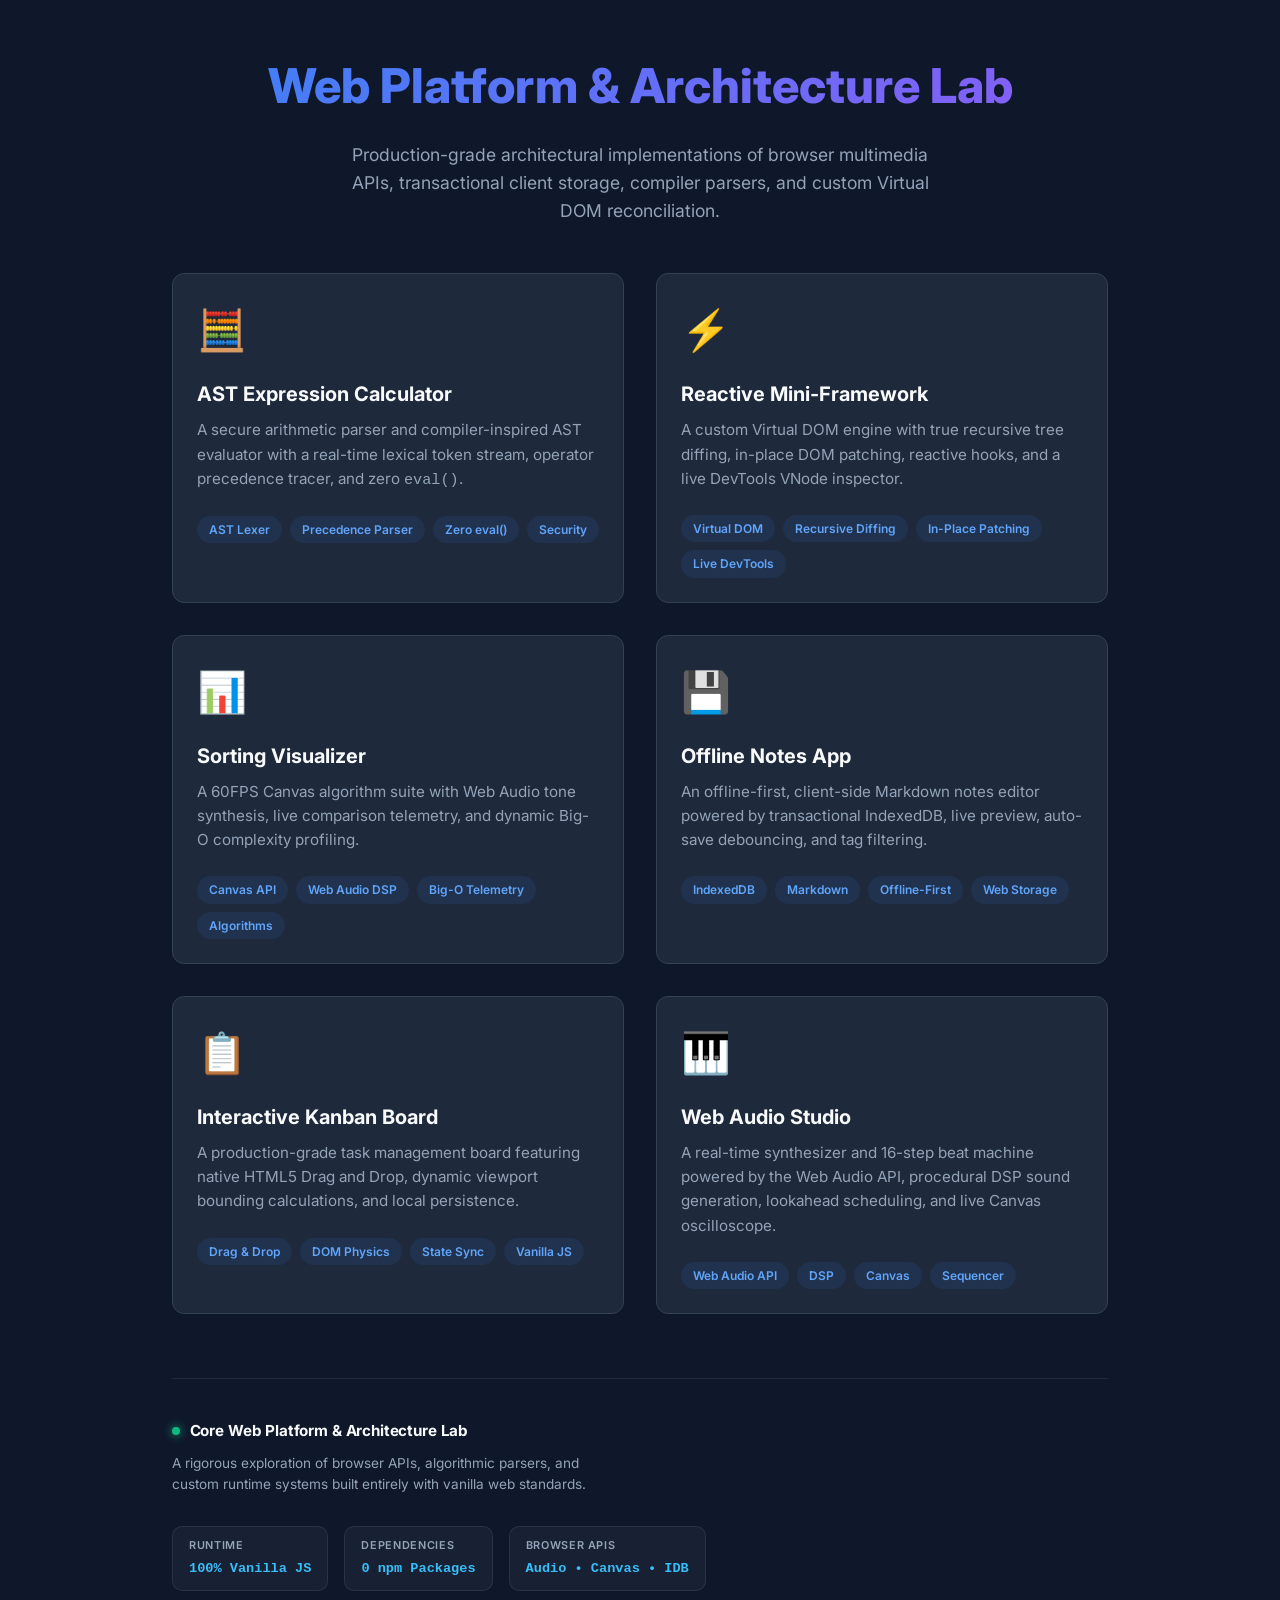
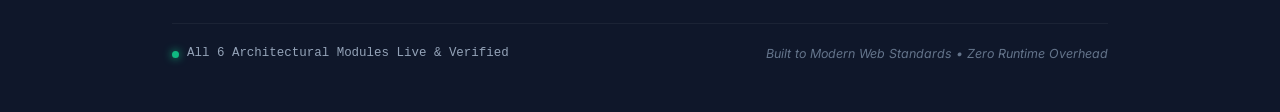
<file: index.html>
<!DOCTYPE html>
<html lang="en">
<head>
    <meta charset="UTF-8">
    <meta name="viewport" content="width=device-width, initial-scale=1.0">
    <title>Web Platform &amp; Architecture Lab</title>
    <link rel="icon" href="data:image/svg+xml,<svg xmlns=%22http://www.w3.org/2000/svg%22 viewBox=%220 0 100 100%22><text y=%22.9em%22 font-size=%2290%22>⚡</text></svg>">
    <link rel="stylesheet" href="styles.css">
    <!-- Google Fonts for a modern look -->
    <link href="https://fonts.googleapis.com/css2?family=Inter:wght@400;600;800&display=swap" rel="stylesheet">
</head>
<body>
    <div class="container">
        <header class="header">
            <h1>Web Platform &amp; Architecture Lab</h1>
            <p>Production-grade architectural implementations of browser multimedia APIs, transactional client storage, compiler parsers, and custom Virtual DOM reconciliation.</p>
        </header>

        <main class="grid">
            <!-- Project Card: Simple Calculator -->
            <a href="Simple-Calculator/index.html" class="card">
                <div class="card-icon">🧮</div>
                <div class="card-content">
                    <h2>AST Expression Calculator</h2>
                    <p>A secure arithmetic parser and compiler-inspired AST evaluator with a real-time lexical token stream, operator precedence tracer, and zero <code>eval()</code>.</p>
                    <div class="tags">
                        <span class="tag">AST Lexer</span>
                        <span class="tag">Precedence Parser</span>
                        <span class="tag">Zero eval()</span>
                        <span class="tag">Security</span>
                    </div>
                </div>
            </a>

            <!-- Project Card: Reactive Mini-Framework -->
            <a href="Reactive-Mini-Framework/index.html" class="card">
                <div class="card-icon">⚡</div>
                <div class="card-content">
                    <h2>Reactive Mini-Framework</h2>
                    <p>A custom Virtual DOM engine with true recursive tree diffing, in-place DOM patching, reactive hooks, and a live DevTools VNode inspector.</p>
                    <div class="tags">
                        <span class="tag">Virtual DOM</span>
                        <span class="tag">Recursive Diffing</span>
                        <span class="tag">In-Place Patching</span>
                        <span class="tag">Live DevTools</span>
                    </div>
                </div>
            </a>
            
            <!-- Project Card: Sorting Visualizer -->
            <a href="Sorting-Visualizer/index.html" class="card">
                <div class="card-icon">📊</div>
                <div class="card-content">
                    <h2>Sorting Visualizer</h2>
                    <p>A 60FPS Canvas algorithm suite with Web Audio tone synthesis, live comparison telemetry, and dynamic Big-O complexity profiling.</p>
                    <div class="tags">
                        <span class="tag">Canvas API</span>
                        <span class="tag">Web Audio DSP</span>
                        <span class="tag">Big-O Telemetry</span>
                        <span class="tag">Algorithms</span>
                    </div>
                </div>
            </a>

            <!-- Project Card: Offline Notes App -->
            <a href="Offline-Notes-App/index.html" class="card">
                <div class="card-icon">💾</div>
                <div class="card-content">
                    <h2>Offline Notes App</h2>
                    <p>An offline-first, client-side Markdown notes editor powered by transactional IndexedDB, live preview, auto-save debouncing, and tag filtering.</p>
                    <div class="tags">
                        <span class="tag">IndexedDB</span>
                        <span class="tag">Markdown</span>
                        <span class="tag">Offline-First</span>
                        <span class="tag">Web Storage</span>
                    </div>
                </div>
            </a>

            <!-- Project Card: Interactive Kanban Board -->
            <a href="Kanban-Board/index.html" class="card">
                <div class="card-icon">📋</div>
                <div class="card-content">
                    <h2>Interactive Kanban Board</h2>
                    <p>A production-grade task management board featuring native HTML5 Drag and Drop, dynamic viewport bounding calculations, and local persistence.</p>
                    <div class="tags">
                        <span class="tag">Drag & Drop</span>
                        <span class="tag">DOM Physics</span>
                        <span class="tag">State Sync</span>
                        <span class="tag">Vanilla JS</span>
                    </div>
                </div>
            </a>

            <!-- Project Card: Web Audio Studio -->
            <a href="Web-Audio-Synth/index.html" class="card">
                <div class="card-icon">🎹</div>
                <div class="card-content">
                    <h2>Web Audio Studio</h2>
                    <p>A real-time synthesizer and 16-step beat machine powered by the Web Audio API, procedural DSP sound generation, lookahead scheduling, and live Canvas oscilloscope.</p>
                    <div class="tags">
                        <span class="tag">Web Audio API</span>
                        <span class="tag">DSP</span>
                        <span class="tag">Canvas</span>
                        <span class="tag">Sequencer</span>
                    </div>
                </div>
            </a>
        </main>

        <footer class="footer">
            <div class="footer-grid">
                <div class="footer-brand">
                    <div class="footer-logo">
                        <span class="logo-dot"></span>
                        <span class="logo-title">Core Web Platform &amp; Architecture Lab</span>
                    </div>
                    <p class="footer-desc">
                        A rigorous exploration of browser APIs, algorithmic parsers, and custom runtime systems built entirely with vanilla web standards.
                    </p>
                </div>

                <div class="footer-specs">
                    <div class="spec-card">
                        <span class="spec-label">Runtime</span>
                        <span class="spec-val">100% Vanilla JS</span>
                    </div>
                    <div class="spec-card">
                        <span class="spec-label">Dependencies</span>
                        <span class="spec-val">0 npm Packages</span>
                    </div>
                    <div class="spec-card">
                        <span class="spec-label">Browser APIs</span>
                        <span class="spec-val">Audio • Canvas • IDB</span>
                    </div>
                </div>
            </div>

            <div class="footer-bottom">
                <div class="system-status">
                    <span class="status-pulse"></span>
                    <span>All 6 Architectural Modules Live &amp; Verified</span>
                </div>
                <div class="footer-note">
                    Built to Modern Web Standards • Zero Runtime Overhead
                </div>
            </div>
        </footer>
    </div>
</body>
</html>
</file>
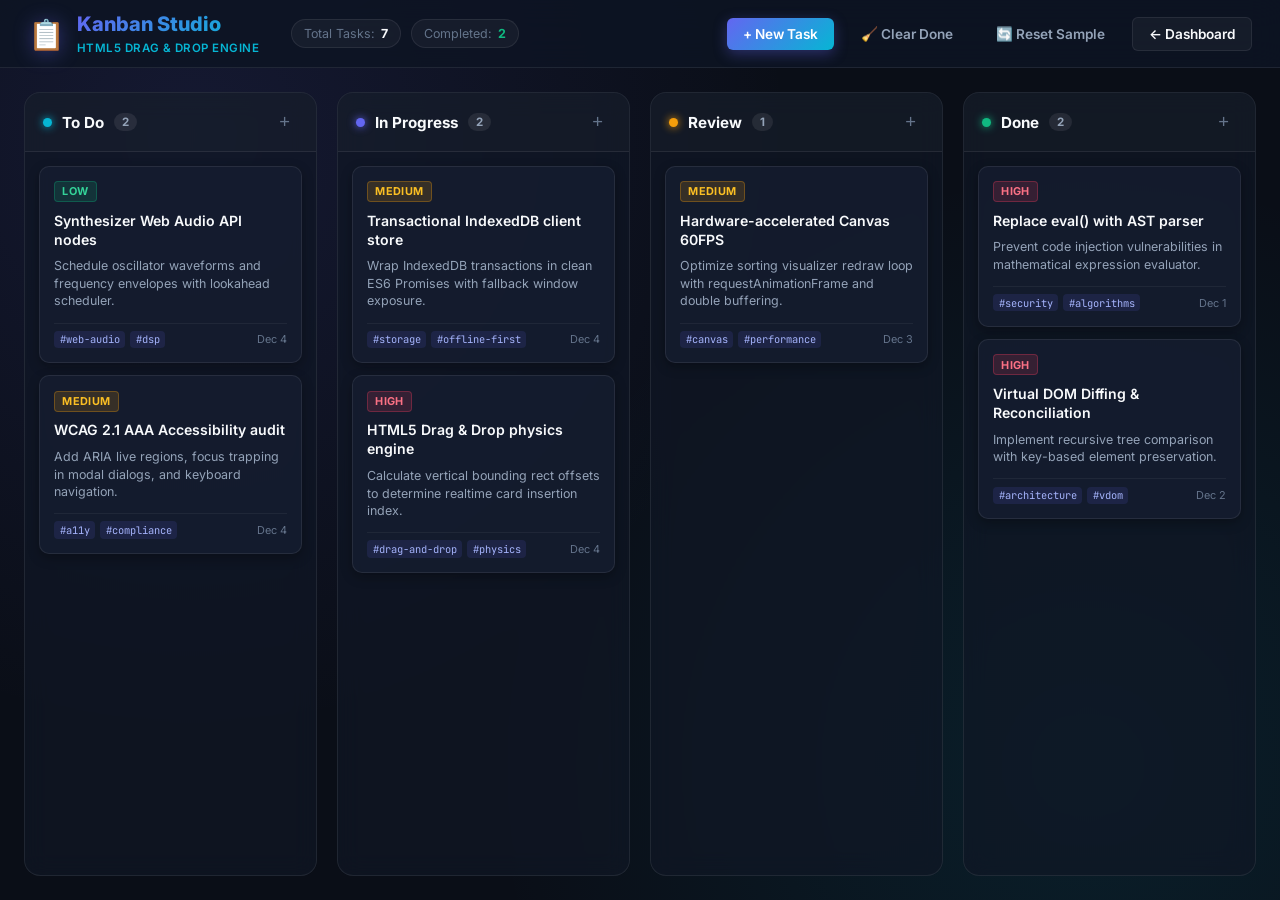
<file: Kanban-Board/index.html>
<!DOCTYPE html>
<html lang="en">
<head>
    <meta charset="UTF-8">
    <meta name="viewport" content="width=device-width, initial-scale=1.0">
    <script>
        if (!location.pathname.endsWith('/') && !location.pathname.endsWith('.html')) {
            document.write('<base href="' + location.pathname + '/">');
            history.replaceState(null, '', location.pathname + '/' + location.search + location.hash);
        }
    </script>
    <title>Interactive Kanban Board | Vanilla JS Drag & Drop</title>
    <meta name="description" content="A high-performance interactive Kanban Board built with pure Vanilla JavaScript, native HTML5 Drag and Drop API, and persistent local storage.">
    <!-- Google Fonts -->
    <link href="https://fonts.googleapis.com/css2?family=Inter:wght@400;500;600;700;800&family=JetBrains+Mono:wght@500&display=swap" rel="stylesheet">
    <link rel="stylesheet" href="styles.css">
    <link rel="icon" href="data:image/svg+xml,<svg xmlns=%22http://www.w3.org/2000/svg%22 viewBox=%220 0 100 100%22><text y=%22.9em%22 font-size=%2290%22>📋</text></svg>">
</head>
<body>
    <div class="app-layout">
        <!-- Top App Bar -->
        <header class="board-header">
            <div class="header-left">
                <div class="brand">
                    <span class="brand-icon">📋</span>
                    <div>
                        <h1>Kanban Studio</h1>
                        <span class="brand-tag">HTML5 Drag & Drop Engine</span>
                    </div>
                </div>

                <div class="board-metrics">
                    <div class="metric-pill">
                        <span class="metric-label">Total Tasks:</span>
                        <span id="metricTotal" class="metric-val">0</span>
                    </div>
                    <div class="metric-pill">
                        <span class="metric-label">Completed:</span>
                        <span id="metricDone" class="metric-val text-emerald">0</span>
                    </div>
                </div>
            </div>

            <div class="header-right">
                <button id="btnOpenAddModal" class="btn btn-primary" title="Create a new task">
                    <span>+ New Task</span>
                </button>
                <button id="btnClearDone" class="btn btn-ghost" title="Clear all tasks from the Done column">
                    <span>🧹 Clear Done</span>
                </button>
                <button id="btnResetBoard" class="btn btn-ghost" title="Reset board to default sample tasks">
                    <span>🔄 Reset Sample</span>
                </button>
                <a href="../index.html" class="btn btn-outline" title="Return to Frontend Playground Dashboard">
                    <span>← Dashboard</span>
                </a>
            </div>
        </header>

        <!-- Board Canvas -->
        <main class="board-canvas">
            <div class="board-columns" id="boardColumns">
                <!-- Column: To Do -->
                <div class="column" data-column-id="todo">
                    <div class="column-header">
                        <div class="column-title-group">
                            <span class="column-dot dot-todo"></span>
                            <h2>To Do</h2>
                            <span class="column-count" id="count-todo">0</span>
                        </div>
                        <button class="btn-col-add" data-column="todo" title="Add task to To Do">+</button>
                    </div>
                    <div class="cards-container" data-column-id="todo">
                        <!-- Cards dynamically rendered here -->
                    </div>
                </div>

                <!-- Column: In Progress -->
                <div class="column" data-column-id="in-progress">
                    <div class="column-header">
                        <div class="column-title-group">
                            <span class="column-dot dot-progress"></span>
                            <h2>In Progress</h2>
                            <span class="column-count" id="count-in-progress">0</span>
                        </div>
                        <button class="btn-col-add" data-column="in-progress" title="Add task to In Progress">+</button>
                    </div>
                    <div class="cards-container" data-column-id="in-progress">
                        <!-- Cards dynamically rendered here -->
                    </div>
                </div>

                <!-- Column: Review -->
                <div class="column" data-column-id="review">
                    <div class="column-header">
                        <div class="column-title-group">
                            <span class="column-dot dot-review"></span>
                            <h2>Review</h2>
                            <span class="column-count" id="count-review">0</span>
                        </div>
                        <button class="btn-col-add" data-column="review" title="Add task to Review">+</button>
                    </div>
                    <div class="cards-container" data-column-id="review">
                        <!-- Cards dynamically rendered here -->
                    </div>
                </div>

                <!-- Column: Done -->
                <div class="column" data-column-id="done">
                    <div class="column-header">
                        <div class="column-title-group">
                            <span class="column-dot dot-done"></span>
                            <h2>Done</h2>
                            <span class="column-count" id="count-done">0</span>
                        </div>
                        <button class="btn-col-add" data-column="done" title="Add task to Done">+</button>
                    </div>
                    <div class="cards-container" data-column-id="done">
                        <!-- Cards dynamically rendered here -->
                    </div>
                </div>
            </div>
        </main>
    </div>

    <!-- Task Modal (Create / Edit) -->
    <div id="taskModal" class="modal-backdrop" style="display: none;">
        <div class="modal-card">
            <div class="modal-header">
                <h3 id="modalTitle">Create New Task</h3>
                <button id="btnCloseModal" class="btn-close" aria-label="Close modal">✕</button>
            </div>
            <form id="taskForm" class="modal-body">
                <input type="hidden" id="taskId">
                <input type="hidden" id="taskColumn" value="todo">

                <div class="form-group">
                    <label for="taskTitleInput">Task Title <span class="required">*</span></label>
                    <input type="text" id="taskTitleInput" placeholder="e.g. Implement OAuth2 Refresh Flow" required maxlength="100" autocomplete="off">
                </div>

                <div class="form-group">
                    <label for="taskDescInput">Description</label>
                    <textarea id="taskDescInput" rows="3" placeholder="Add additional details, acceptance criteria, or links..."></textarea>
                </div>

                <div class="form-row">
                    <div class="form-group">
                        <label for="taskPriorityInput">Priority</label>
                        <select id="taskPriorityInput">
                            <option value="low">Low Priority</option>
                            <option value="medium" selected>Medium Priority</option>
                            <option value="high">High Priority</option>
                        </select>
                    </div>

                    <div class="form-group">
                        <label for="taskColumnSelect">Column</label>
                        <select id="taskColumnSelect">
                            <option value="todo">To Do</option>
                            <option value="in-progress">In Progress</option>
                            <option value="review">Review</option>
                            <option value="done">Done</option>
                        </select>
                    </div>
                </div>

                <div class="form-group">
                    <label for="taskTagsInput">Tags <span class="label-hint">(comma separated)</span></label>
                    <input type="text" id="taskTagsInput" placeholder="e.g. backend, security, api" autocomplete="off">
                </div>

                <div class="modal-footer">
                    <button type="button" id="btnCancelModal" class="btn btn-ghost">Cancel</button>
                    <button type="submit" id="btnSaveTask" class="btn btn-primary">Save Task</button>
                </div>
            </form>
        </div>
    </div>

    <script src="app.js"></script>
</body>
</html>
</file>
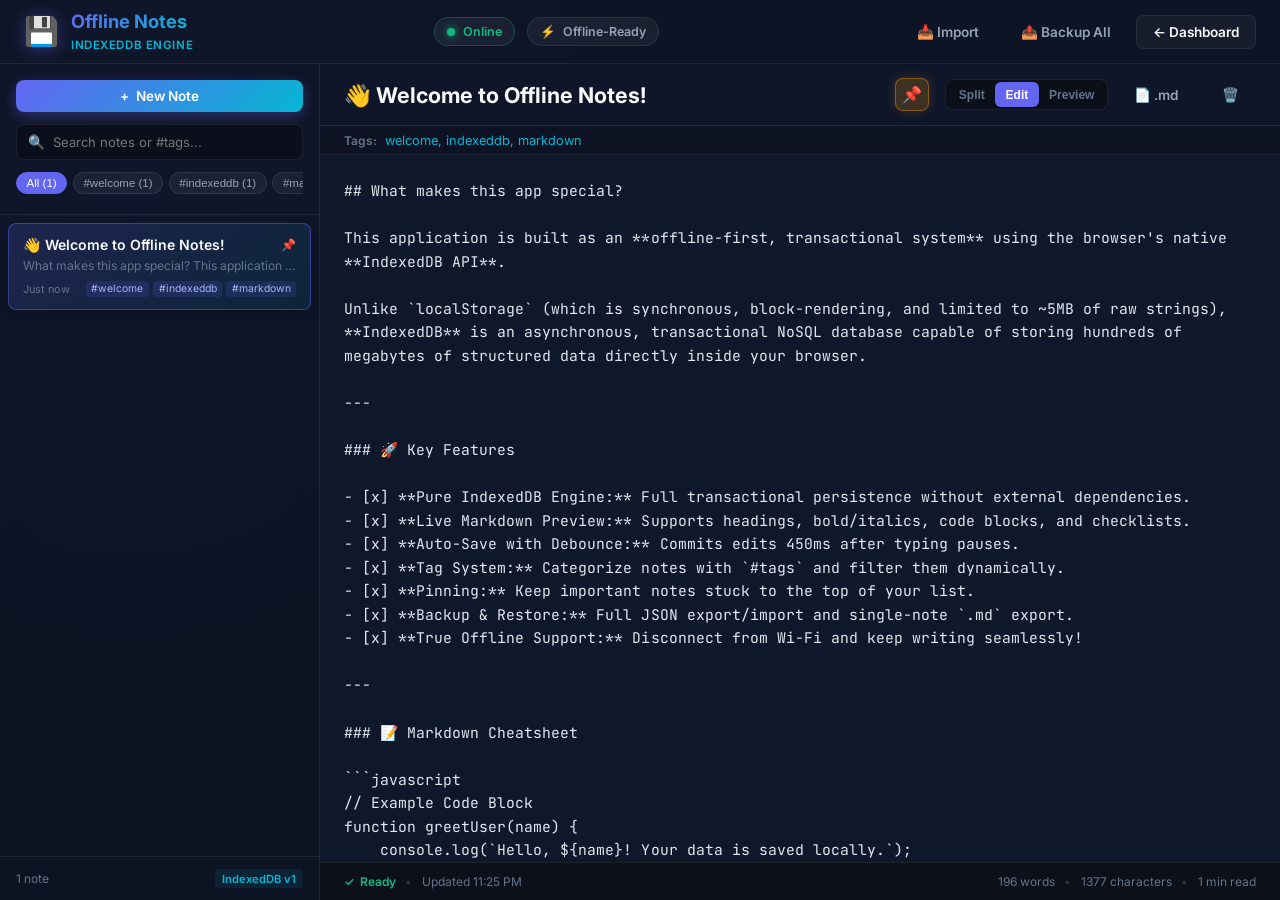
<file: Offline Notes App/index.html>
<!DOCTYPE html>
<html lang="en">
<head>
    <meta charset="UTF-8">
    <meta name="viewport" content="width=device-width, initial-scale=1.0">
    <title>Offline Notes App | IndexedDB & Markdown</title>
    <meta name="description" content="An offline-first, client-side Markdown notes app powered by transactional IndexedDB and live markdown preview.">
    <!-- Google Fonts -->
    <link href="https://fonts.googleapis.com/css2?family=Inter:wght@400;500;600;700;800&family=JetBrains+Mono:wght@400;500&display=swap" rel="stylesheet">
    <link rel="stylesheet" href="styles.css">
    <link rel="icon" href="data:image/svg+xml,<svg xmlns=%22http://www.w3.org/2000/svg%22 viewBox=%220 0 100 100%22><text y=%22.9em%22 font-size=%2290%22>💾</text></svg>">
</head>
<body>
    <div class="app-layout">
        <!-- Top App Bar -->
        <header class="app-header">
            <div class="header-brand">
                <span class="brand-icon">💾</span>
                <div class="brand-text">
                    <h1>Offline Notes</h1>
                    <span class="brand-subtitle">IndexedDB Engine</span>
                </div>
            </div>

            <div class="header-status">
                <div id="networkStatus" class="status-badge status-online">
                    <span class="status-dot"></span>
                    <span id="networkText">Online</span>
                </div>
                <div class="status-badge status-storage" title="All notes are stored securely in browser's IndexedDB">
                    <span class="storage-icon">⚡</span>
                    <span>Offline-Ready</span>
                </div>
            </div>

            <div class="header-actions">
                <input type="file" id="fileImport" accept=".json" style="display: none;">
                <button id="btnImport" class="btn btn-ghost" title="Import notes from JSON backup">
                    <span>📥 Import</span>
                </button>
                <button id="btnExportAll" class="btn btn-ghost" title="Backup all notes to a JSON file">
                    <span>📤 Backup All</span>
                </button>
                <a href="../index.html" class="btn btn-outline" title="Return to Frontend Playground">
                    <span>← Dashboard</span>
                </a>
            </div>
        </header>

        <!-- Main Workspace -->
        <div class="workspace">
            <!-- Sidebar: Notes List & Filters -->
            <aside class="sidebar">
                <div class="sidebar-top">
                    <button id="btnNewNote" class="btn btn-primary btn-block">
                        <span class="plus-icon">+</span>
                        <span>New Note</span>
                    </button>

                    <div class="search-box">
                        <span class="search-icon">🔍</span>
                        <input type="text" id="searchInput" placeholder="Search notes or #tags..." autocomplete="off">
                        <button id="btnClearSearch" class="btn-clear" style="display: none;">✕</button>
                    </div>

                    <!-- Tag filter pills -->
                    <div id="tagFilters" class="tag-filters">
                        <button class="tag-pill active" data-tag="ALL">All Notes</button>
                    </div>
                </div>

                <!-- Notes List -->
                <div id="notesList" class="notes-list" role="list">
                    <!-- Note items dynamically rendered here -->
                </div>

                <div class="sidebar-footer">
                    <span id="notesCount">0 notes</span>
                    <span class="engine-badge">IndexedDB v1</span>
                </div>
            </aside>

            <!-- Editor / Preview Area -->
            <main class="editor-area">
                <!-- Empty State (When no note selected) -->
                <div id="emptyState" class="empty-state" style="display: none;">
                    <div class="empty-icon">📝</div>
                    <h2>No Note Selected</h2>
                    <p>Select a note from the sidebar or create a new one to start writing.</p>
                    <button id="btnEmptyNewNote" class="btn btn-primary">+ Create First Note</button>
                </div>

                <!-- Active Note Workspace -->
                <div id="noteWorkspace" class="note-workspace">
                    <!-- Note Toolbar -->
                    <div class="note-toolbar">
                        <div class="title-container">
                            <input type="text" id="noteTitle" placeholder="Untitled Note..." maxlength="120" autocomplete="off">
                            <button id="btnTogglePin" class="btn-icon" title="Pin note to top">📌</button>
                        </div>

                        <div class="toolbar-controls">
                            <!-- View Mode Switcher -->
                            <div class="view-switch">
                                <button class="btn-view" data-mode="split" title="Split Screen">Split</button>
                                <button class="btn-view active" data-mode="edit" title="Editor Only">Edit</button>
                                <button class="btn-view" data-mode="preview" title="Preview Only">Preview</button>
                            </div>

                            <button id="btnDownloadMd" class="btn btn-ghost" title="Export this note as Markdown file">
                                <span>📄 .md</span>
                            </button>
                            <button id="btnDeleteNote" class="btn btn-danger-ghost" title="Delete this note">
                                <span>🗑️</span>
                            </button>
                        </div>
                    </div>

                    <!-- Tags Input Row -->
                    <div class="tags-row">
                        <span class="tags-label">Tags:</span>
                        <input type="text" id="noteTags" placeholder="e.g. work, ideas, architecture (comma separated)...">
                    </div>

                    <!-- Split / Toggle Editing Container -->
                    <div id="editorContainer" class="editor-container mode-edit">
                        <!-- Markdown Raw Textarea -->
                        <div class="pane pane-editor">
                            <textarea id="noteContent" placeholder="Type Markdown here...
# Heading 1
## Heading 2
- [ ] Task checkbox
* Bullet point
**Bold** and *Italics*
```javascript
const hello = 'world';
```" spellcheck="true"></textarea>
                        </div>

                        <!-- Live Rendered Markdown Preview -->
                        <div class="pane pane-preview">
                            <div id="markdownPreview" class="markdown-body">
                                <!-- Rendered HTML appears here -->
                            </div>
                        </div>
                    </div>

                    <!-- Status Bar -->
                    <footer class="note-statusbar">
                        <div class="status-left">
                            <span id="saveStatus" class="save-status">
                                <span class="save-icon">✓</span>
                                <span class="save-text">Ready</span>
                            </span>
                            <span class="divider">•</span>
                            <span id="lastEditedText" class="meta-text">Updated just now</span>
                        </div>
                        <div class="status-right">
                            <span id="wordCount">0 words</span>
                            <span class="divider">•</span>
                            <span id="charCount">0 characters</span>
                            <span class="divider">•</span>
                            <span id="readTime">0 min read</span>
                        </div>
                    </footer>
                </div>
            </main>
        </div>
    </div>

    <!-- Scripts: Universal Loading (db.js then app.js) -->
    <script src="db.js"></script>
    <script src="app.js"></script>
</body>
</html>
</file>
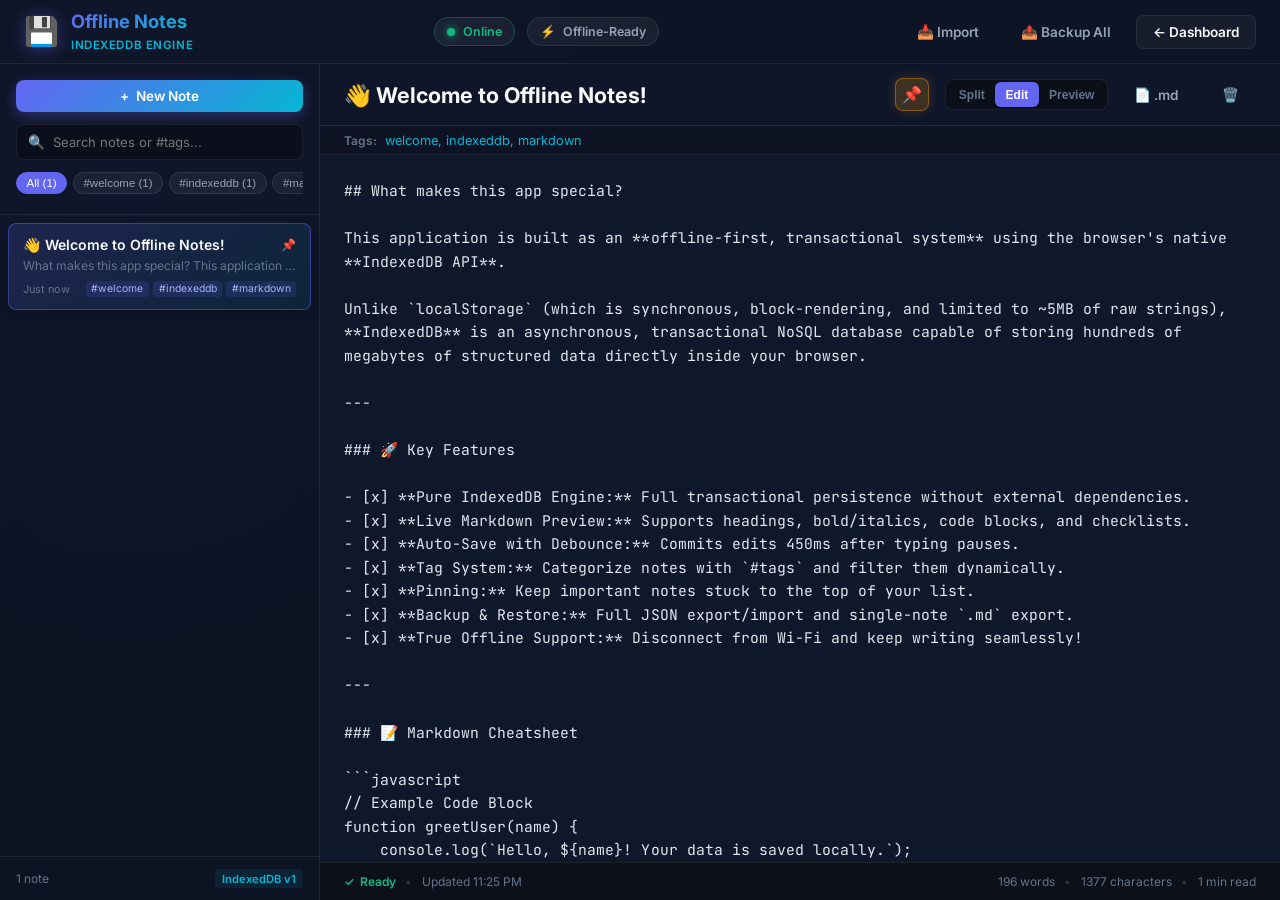
<file: Offline-Notes-App/index.html>
<!DOCTYPE html>
<html lang="en">
<head>
    <meta charset="UTF-8">
    <meta name="viewport" content="width=device-width, initial-scale=1.0">
    <script>
        if (!location.pathname.endsWith('/') && !location.pathname.endsWith('.html')) {
            document.write('<base href="' + location.pathname + '/">');
            history.replaceState(null, '', location.pathname + '/' + location.search + location.hash);
        }
    </script>
    <title>Offline Notes App | IndexedDB & Markdown</title>
    <meta name="description" content="An offline-first, client-side Markdown notes app powered by transactional IndexedDB and live markdown preview.">
    <!-- Google Fonts -->
    <link href="https://fonts.googleapis.com/css2?family=Inter:wght@400;500;600;700;800&family=JetBrains+Mono:wght@400;500&display=swap" rel="stylesheet">
    <link rel="stylesheet" href="styles.css">
    <link rel="icon" href="data:image/svg+xml,<svg xmlns=%22http://www.w3.org/2000/svg%22 viewBox=%220 0 100 100%22><text y=%22.9em%22 font-size=%2290%22>💾</text></svg>">
</head>
<body>
    <div class="app-layout">
        <!-- Top App Bar -->
        <header class="app-header">
            <div class="header-brand">
                <span class="brand-icon">💾</span>
                <div class="brand-text">
                    <h1>Offline Notes</h1>
                    <span class="brand-subtitle">IndexedDB Engine</span>
                </div>
            </div>

            <div class="header-status">
                <div id="networkStatus" class="status-badge status-online">
                    <span class="status-dot"></span>
                    <span id="networkText">Online</span>
                </div>
                <div class="status-badge status-storage" title="All notes are stored securely in browser's IndexedDB">
                    <span class="storage-icon">⚡</span>
                    <span>Offline-Ready</span>
                </div>
            </div>

            <div class="header-actions">
                <input type="file" id="fileImport" accept=".json" style="display: none;">
                <button id="btnImport" class="btn btn-ghost" title="Import notes from JSON backup">
                    <span>📥 Import</span>
                </button>
                <button id="btnExportAll" class="btn btn-ghost" title="Backup all notes to a JSON file">
                    <span>📤 Backup All</span>
                </button>
                <a href="../index.html" class="btn btn-outline" title="Return to Frontend Playground">
                    <span>← Dashboard</span>
                </a>
            </div>
        </header>

        <!-- Main Workspace -->
        <div class="workspace">
            <!-- Sidebar: Notes List & Filters -->
            <aside class="sidebar">
                <div class="sidebar-top">
                    <button id="btnNewNote" class="btn btn-primary btn-block">
                        <span class="plus-icon">+</span>
                        <span>New Note</span>
                    </button>

                    <div class="search-box">
                        <span class="search-icon">🔍</span>
                        <input type="text" id="searchInput" placeholder="Search notes or #tags..." autocomplete="off">
                        <button id="btnClearSearch" class="btn-clear" style="display: none;">✕</button>
                    </div>

                    <!-- Tag filter pills -->
                    <div id="tagFilters" class="tag-filters">
                        <button class="tag-pill active" data-tag="ALL">All Notes</button>
                    </div>
                </div>

                <!-- Notes List -->
                <div id="notesList" class="notes-list" role="list">
                    <!-- Note items dynamically rendered here -->
                </div>

                <div class="sidebar-footer">
                    <span id="notesCount">0 notes</span>
                    <span class="engine-badge">IndexedDB v1</span>
                </div>
            </aside>

            <!-- Editor / Preview Area -->
            <main class="editor-area">
                <!-- Empty State (When no note selected) -->
                <div id="emptyState" class="empty-state" style="display: none;">
                    <div class="empty-icon">📝</div>
                    <h2>No Note Selected</h2>
                    <p>Select a note from the sidebar or create a new one to start writing.</p>
                    <button id="btnEmptyNewNote" class="btn btn-primary">+ Create First Note</button>
                </div>

                <!-- Active Note Workspace -->
                <div id="noteWorkspace" class="note-workspace">
                    <!-- Note Toolbar -->
                    <div class="note-toolbar">
                        <div class="title-container">
                            <input type="text" id="noteTitle" placeholder="Untitled Note..." maxlength="120" autocomplete="off">
                            <button id="btnTogglePin" class="btn-icon" title="Pin note to top">📌</button>
                        </div>

                        <div class="toolbar-controls">
                            <!-- View Mode Switcher -->
                            <div class="view-switch">
                                <button class="btn-view" data-mode="split" title="Split Screen">Split</button>
                                <button class="btn-view active" data-mode="edit" title="Editor Only">Edit</button>
                                <button class="btn-view" data-mode="preview" title="Preview Only">Preview</button>
                            </div>

                            <button id="btnDownloadMd" class="btn btn-ghost" title="Export this note as Markdown file">
                                <span>📄 .md</span>
                            </button>
                            <button id="btnDeleteNote" class="btn btn-danger-ghost" title="Delete this note">
                                <span>🗑️</span>
                            </button>
                        </div>
                    </div>

                    <!-- Tags Input Row -->
                    <div class="tags-row">
                        <span class="tags-label">Tags:</span>
                        <input type="text" id="noteTags" placeholder="e.g. work, ideas, architecture (comma separated)...">
                    </div>

                    <!-- Split / Toggle Editing Container -->
                    <div id="editorContainer" class="editor-container mode-edit">
                        <!-- Markdown Raw Textarea -->
                        <div class="pane pane-editor">
                            <textarea id="noteContent" placeholder="Type Markdown here...
# Heading 1
## Heading 2
- [ ] Task checkbox
* Bullet point
**Bold** and *Italics*
```javascript
const hello = 'world';
```" spellcheck="true"></textarea>
                        </div>

                        <!-- Live Rendered Markdown Preview -->
                        <div class="pane pane-preview">
                            <div id="markdownPreview" class="markdown-body">
                                <!-- Rendered HTML appears here -->
                            </div>
                        </div>
                    </div>

                    <!-- Status Bar -->
                    <footer class="note-statusbar">
                        <div class="status-left">
                            <span id="saveStatus" class="save-status">
                                <span class="save-icon">✓</span>
                                <span class="save-text">Ready</span>
                            </span>
                            <span class="divider">•</span>
                            <span id="lastEditedText" class="meta-text">Updated just now</span>
                        </div>
                        <div class="status-right">
                            <span id="wordCount">0 words</span>
                            <span class="divider">•</span>
                            <span id="charCount">0 characters</span>
                            <span class="divider">•</span>
                            <span id="readTime">0 min read</span>
                        </div>
                    </footer>
                </div>
            </main>
        </div>
    </div>

    <!-- Scripts: Universal Loading (db.js then app.js) -->
    <script src="db.js"></script>
    <script src="app.js"></script>
</body>
</html>
</file>
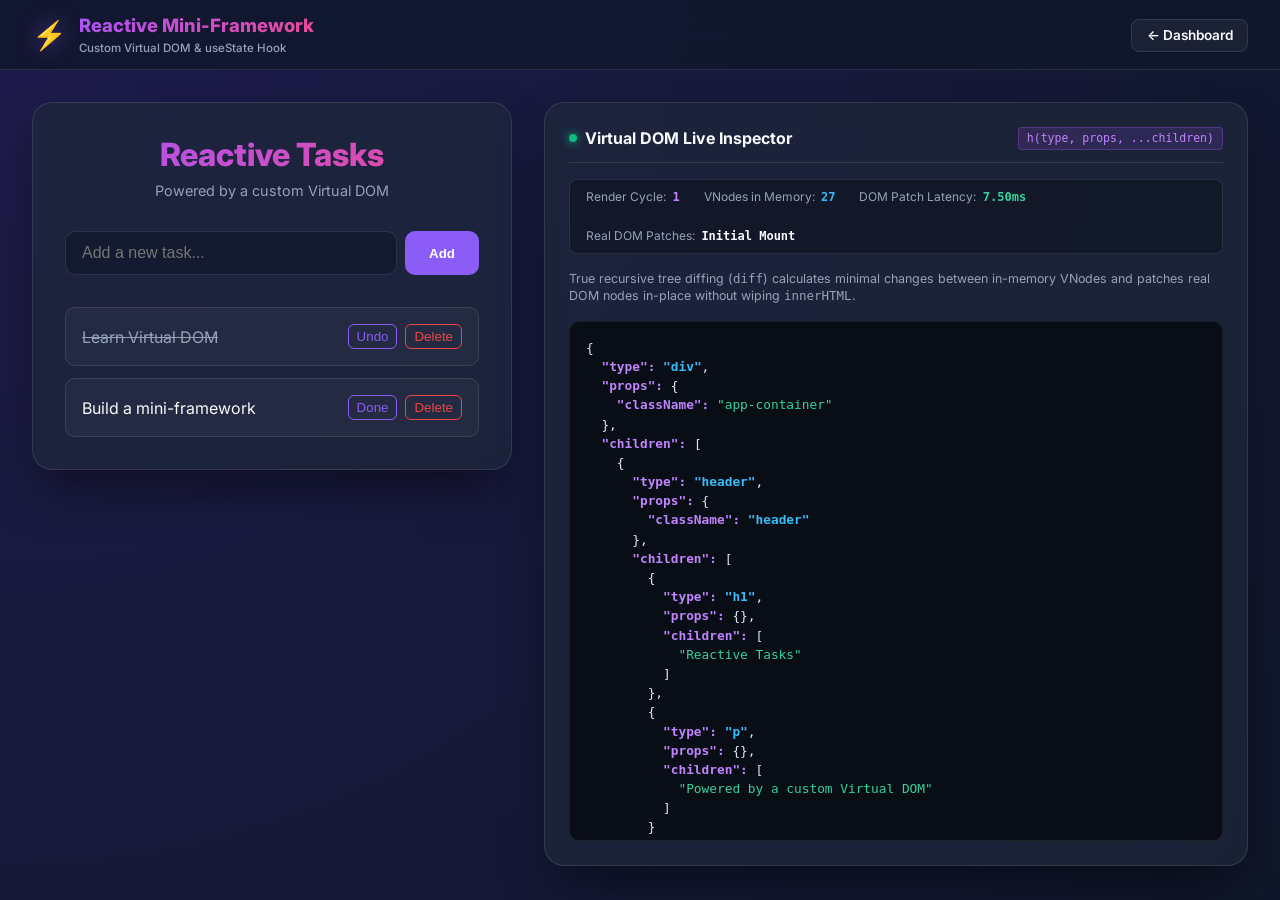
<file: Reactive-Mini-Framework/index.html>
<!DOCTYPE html>
<html lang="en">
<head>
    <meta charset="UTF-8">
    <meta name="viewport" content="width=device-width, initial-scale=1.0">
    <script>
        if (!location.pathname.endsWith('/') && !location.pathname.endsWith('.html')) {
            document.write('<base href="' + location.pathname + '/">');
            history.replaceState(null, '', location.pathname + '/' + location.search + location.hash);
        }
    </script>
    <title>Reactive Mini-Framework</title>
    <!-- Modern Font -->
    <link href="https://fonts.googleapis.com/css2?family=Inter:wght@400;600;800&display=swap" rel="stylesheet">
    <link rel="stylesheet" href="styles.css">
    <link rel="icon" href="data:image/svg+xml,<svg xmlns=%22http://www.w3.org/2000/svg%22 viewBox=%220 0 100 100%22><text y=%22.9em%22 font-size=%2290%22>⚡</text></svg>">
</head>
<body>
    <!-- Top Navigation Bar -->
    <header class="top-nav">
        <div class="brand">
            <span class="brand-icon">⚡</span>
            <div>
                <h1>Reactive Mini-Framework</h1>
                <span class="brand-sub">Custom Virtual DOM &amp; useState Hook</span>
            </div>
        </div>
        <div class="nav-actions">
            <a href="../index.html" class="btn-dashboard">← Dashboard</a>
        </div>
    </header>

    <!-- Studio Split Workspace -->
    <main class="studio-workspace">
        <!-- Left: Interactive App Container -->
        <section class="app-pane">
            <div id="app"></div>
        </section>

        <!-- Right: Real-Time Virtual DOM DevTools Inspector -->
        <aside class="inspector-pane">
            <div class="inspector-card">
                <div class="inspector-header">
                    <div class="inspector-title">
                        <span class="live-dot"></span>
                        <h3>Virtual DOM Live Inspector</h3>
                    </div>
                    <span class="engine-badge">h(type, props, ...children)</span>
                </div>

                <div class="telemetry-bar">
                    <div class="telemetry-item">
                        <span class="tel-label">Render Cycle:</span>
                        <span id="metricRenders" class="tel-val text-accent">1</span>
                    </div>
                    <div class="telemetry-item">
                        <span class="tel-label">VNodes in Memory:</span>
                        <span id="metricNodes" class="tel-val text-cyan">0</span>
                    </div>
                    <div class="telemetry-item">
                        <span class="tel-label">DOM Patch Latency:</span>
                        <span id="metricTime" class="tel-val text-emerald">0.00ms</span>
                    </div>
                    <div class="telemetry-item">
                        <span class="tel-label">Real DOM Patches:</span>
                        <span id="metricPatches" class="tel-val text-amber">Initial Mount</span>
                    </div>
                </div>

                <div class="inspector-info">
                    True recursive tree diffing (<code>diff</code>) calculates minimal changes between in-memory VNodes and patches real DOM nodes in-place without wiping <code>innerHTML</code>.
                </div>

                <div class="vdom-viewer">
                    <pre><code id="vdomCode">// Waiting for initial render...</code></pre>
                </div>
            </div>
        </aside>
    </main>

    <!-- Notice type="module": This allows us to use ES6 import/export natively in the browser -->
    <script type="module" src="app.js"></script>
</body>
</html>
</file>
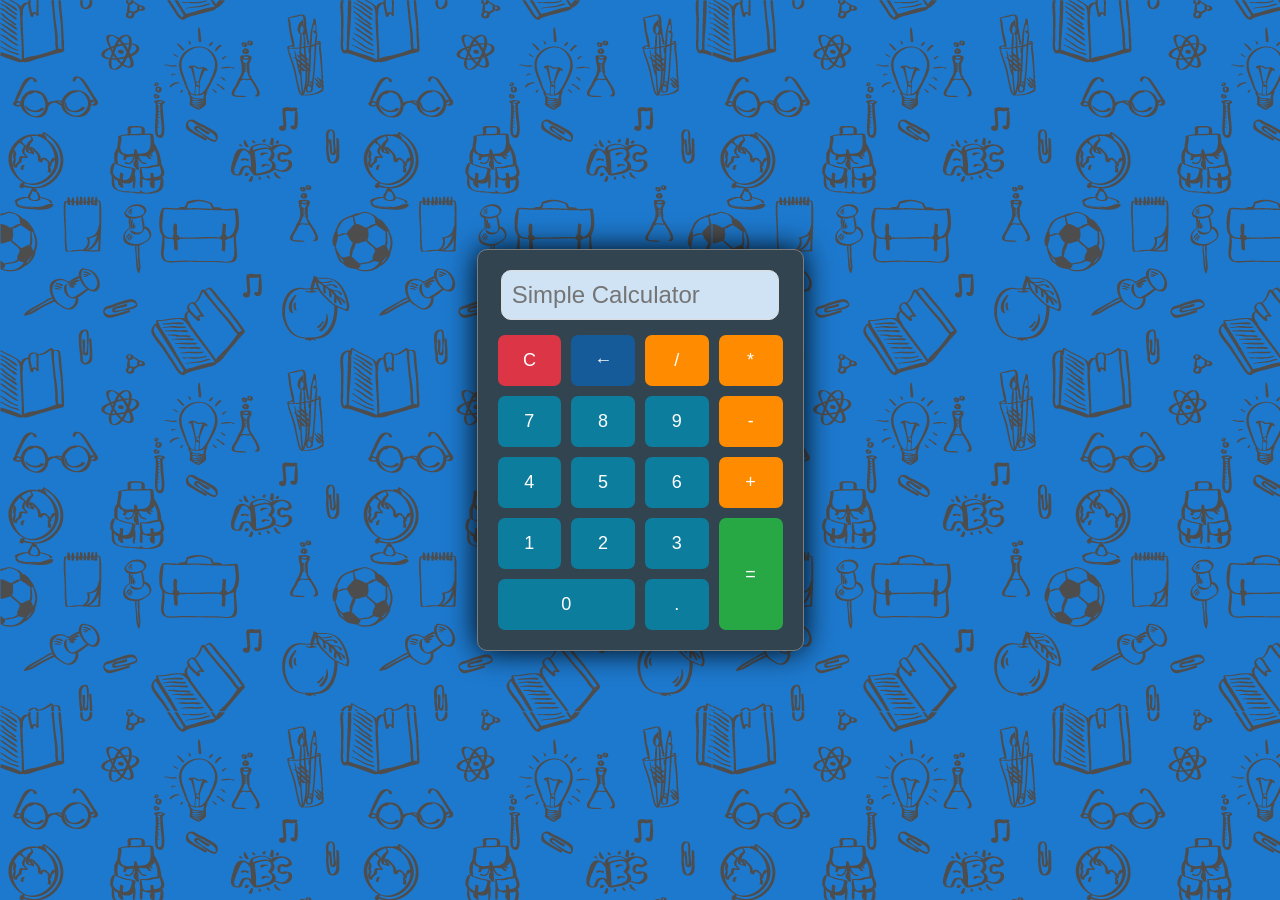
<file: Simple Calculator/index.html>
<!DOCTYPE html>
<html lang="en">
<head>
    <meta charset="UTF-8">
    <meta name="viewport" content="width=device-width, initial-scale=1.0">
    <link rel="stylesheet" href="styles.css">
    <title>Simple Calculator</title>
</head>
<body>
    <div class="calculator">
        <input type="text" id="display" placeholder="Simple Calculator" readonly>
        <div class="buttons">
            <button onclick="clearDisplay()" class="clear">C</button>
            <button onclick="backspace()" class="backspace">←</button>
            <button onclick="appendToDisplay('/')" class="operator">/</button>
            <button onclick="appendToDisplay('*')" class="operator">*</button>
            <button onclick="appendToDisplay('7')">7</button>
            <button onclick="appendToDisplay('8')">8</button>
            <button onclick="appendToDisplay('9')">9</button>
            <button onclick="appendToDisplay('-')" class="operator">-</button>
            <button onclick="appendToDisplay('4')">4</button>
            <button onclick="appendToDisplay('5')">5</button>
            <button onclick="appendToDisplay('6')">6</button>
            <button onclick="appendToDisplay('+')" class="operator">+</button>
            <button onclick="appendToDisplay('1')">1</button>
            <button onclick="appendToDisplay('2')">2</button>
            <button onclick="appendToDisplay('3')">3</button>
            <button onclick="calculateResult()" class="equal">=</button>
            <button onclick="appendToDisplay('0')" class="zero">0</button>
            <button onclick="appendToDisplay('.')">.</button>
        </div>
    </div>
    <form action="" method="get">
        
    </form>
    <script src="calculator.js"></script>
</body>
</html>
</file>
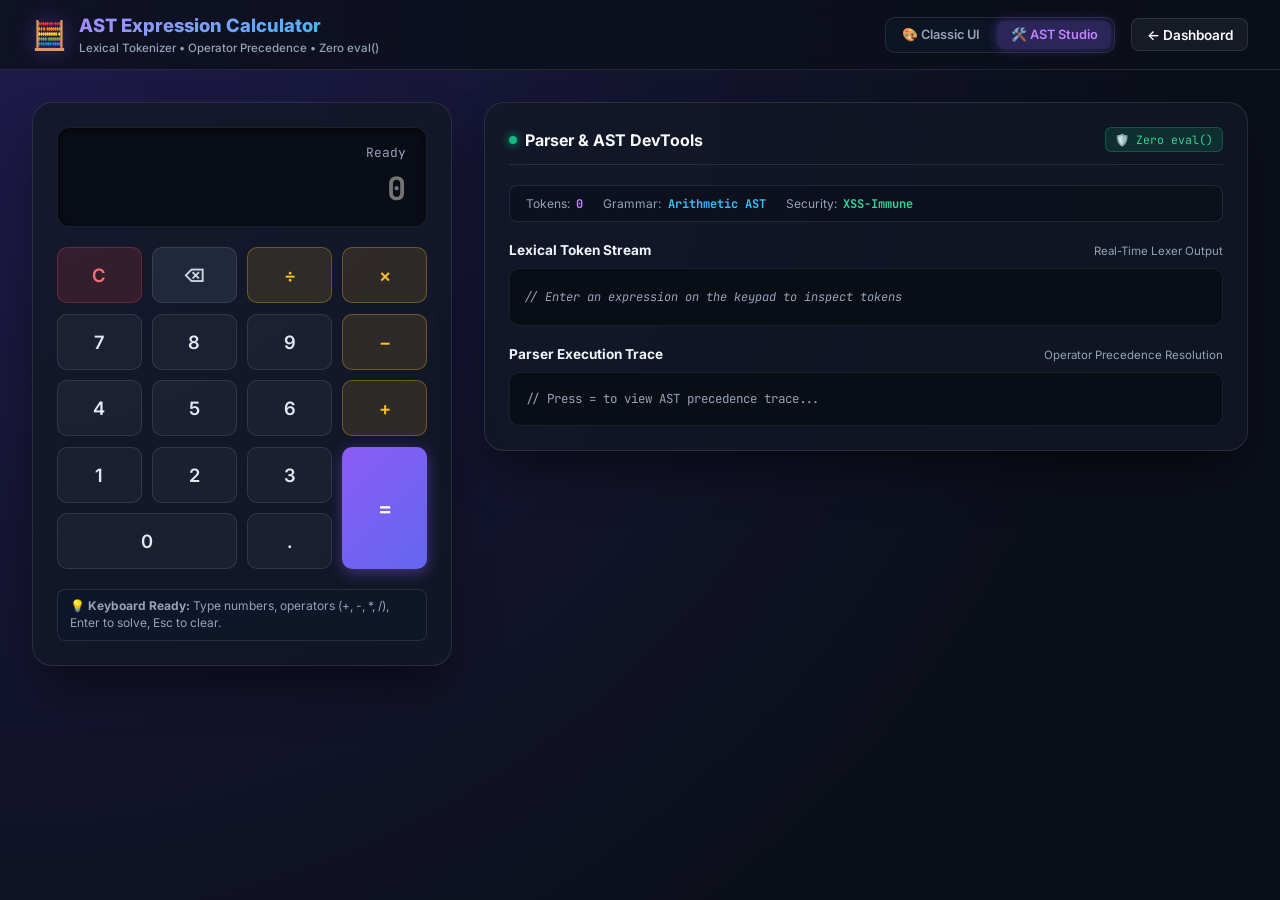
<file: Simple-Calculator/index.html>
<!DOCTYPE html>
<html lang="en">
<head>
    <meta charset="UTF-8">
    <meta name="viewport" content="width=device-width, initial-scale=1.0">
    <script>
        if (!location.pathname.endsWith('/') && !location.pathname.endsWith('.html')) {
            document.write('<base href="' + location.pathname + '/">');
            history.replaceState(null, '', location.pathname + '/' + location.search + location.hash);
        }
    </script>
    <title>Secure AST Calculator | Lexical Tokenizer &amp; Precedence Parser</title>
    <meta name="description" content="A secure mathematical expression evaluator built with Vanilla JavaScript, AST tokenization, and two-pass operator precedence parsing without eval().">
    <!-- Google Fonts -->
    <link href="https://fonts.googleapis.com/css2?family=Inter:wght@400;500;600;700;800&family=JetBrains+Mono:wght@400;500;700&display=swap" rel="stylesheet">
    <link rel="stylesheet" href="styles.css">
    <link rel="icon" href="data:image/svg+xml,<svg xmlns=%22http://www.w3.org/2000/svg%22 viewBox=%220 0 100 100%22><text y=%22.9em%22 font-size=%2290%22>🧮</text></svg>">
</head>
<body>
    <div class="app-layout">
        <!-- Top Navigation Bar -->
        <header class="top-nav">
            <div class="brand">
                <span class="brand-icon">🧮</span>
                <div>
                    <h1>AST Expression Calculator</h1>
                    <span class="brand-sub">Lexical Tokenizer • Operator Precedence • Zero eval()</span>
                </div>
            </div>
            <div class="nav-actions">
                <div class="view-toggle" role="group" aria-label="Calculator View Mode">
                    <button id="btnModeClassic" class="btn-mode" onclick="setViewMode('classic')" title="Classic Original UI with Doodle Wallpaper">
                        <span>🎨 Classic UI</span>
                    </button>
                    <button id="btnModeStudio" class="btn-mode active" onclick="setViewMode('studio')" title="AST DevTools Studio View">
                        <span>🛠️ AST Studio</span>
                    </button>
                </div>
                <a href="../index.html" class="btn-dashboard">← Dashboard</a>
            </div>
        </header>

        <!-- Studio Workspace Split -->
        <main class="studio-workspace">
            <!-- Left Pane: Interactive Calculator -->
            <section class="calculator-pane">
                <div class="calculator-card">
                    <div class="display-container">
                        <div id="subDisplay" class="sub-display">Ready</div>
                        <input type="text" id="display" class="main-display" placeholder="0" readonly>
                    </div>

                    <div class="keypad">
                        <button class="btn-key key-clear" onclick="clearDisplay()" title="Clear (Escape)">C</button>
                        <button class="btn-key key-util" onclick="backspace()" title="Backspace (Backspace)">⌫</button>
                        <button class="btn-key key-op" onclick="appendToDisplay('/')" title="Divide (/)">÷</button>
                        <button class="btn-key key-op" onclick="appendToDisplay('*')" title="Multiply (*)">×</button>

                        <button class="btn-key key-num" onclick="appendToDisplay('7')">7</button>
                        <button class="btn-key key-num" onclick="appendToDisplay('8')">8</button>
                        <button class="btn-key key-num" onclick="appendToDisplay('9')">9</button>
                        <button class="btn-key key-op" onclick="appendToDisplay('-')" title="Subtract (-)">−</button>

                        <button class="btn-key key-num" onclick="appendToDisplay('4')">4</button>
                        <button class="btn-key key-num" onclick="appendToDisplay('5')">5</button>
                        <button class="btn-key key-num" onclick="appendToDisplay('6')">6</button>
                        <button class="btn-key key-op" onclick="appendToDisplay('+')" title="Add (+)">+</button>

                        <button class="btn-key key-num" onclick="appendToDisplay('1')">1</button>
                        <button class="btn-key key-num" onclick="appendToDisplay('2')">2</button>
                        <button class="btn-key key-num" onclick="appendToDisplay('3')">3</button>
                        <button class="btn-key key-equal" onclick="calculateResult()" title="Evaluate (Enter)">=</button>

                        <button class="btn-key key-num key-zero" onclick="appendToDisplay('0')">0</button>
                        <button class="btn-key key-num" onclick="appendToDisplay('.')">.</button>
                    </div>

                    <div class="keyboard-hint">
                        💡 <strong>Keyboard Ready:</strong> Type numbers, operators (+, -, *, /), Enter to solve, Esc to clear.
                    </div>
                </div>
            </section>

            <!-- Right Pane: Live AST Token Stream & Execution Trace Inspector -->
            <aside class="inspector-pane">
                <div class="inspector-card">
                    <div class="inspector-header">
                        <div class="inspector-title">
                            <span class="live-dot"></span>
                            <h3>Parser &amp; AST DevTools</h3>
                        </div>
                        <span class="security-badge">🛡️ Zero eval()</span>
                    </div>

                    <div class="telemetry-bar">
                        <div class="stat-badge">
                            <span class="stat-label">Tokens:</span>
                            <span id="metricTokens" class="stat-val text-accent">0</span>
                        </div>
                        <div class="stat-badge">
                            <span class="stat-label">Grammar:</span>
                            <span class="stat-val text-cyan">Arithmetic AST</span>
                        </div>
                        <div class="stat-badge">
                            <span class="stat-label">Security:</span>
                            <span class="stat-val text-emerald">XSS-Immune</span>
                        </div>
                    </div>

                    <!-- Token Stream Section -->
                    <div class="inspector-section">
                        <div class="section-heading">
                            <h4>Lexical Token Stream</h4>
                            <span class="sub-heading">Real-Time Lexer Output</span>
                        </div>
                        <div id="tokenChips" class="token-chips">
                            <span class="token-placeholder">// Enter an expression on the keypad to inspect tokens</span>
                        </div>
                    </div>

                    <!-- Execution Trace Section -->
                    <div class="inspector-section">
                        <div class="section-heading">
                            <h4>Parser Execution Trace</h4>
                            <span class="sub-heading">Operator Precedence Resolution</span>
                        </div>
                        <div id="executionTrace" class="trace-console">
                            <div class="trace-entry text-muted">// Press = to view AST precedence trace...</div>
                        </div>
                    </div>
                </div>
            </aside>
        </main>
    </div>

    <!-- Core Parsing Engine -->
    <script src="calculator.js"></script>
</body>
</html>
</file>
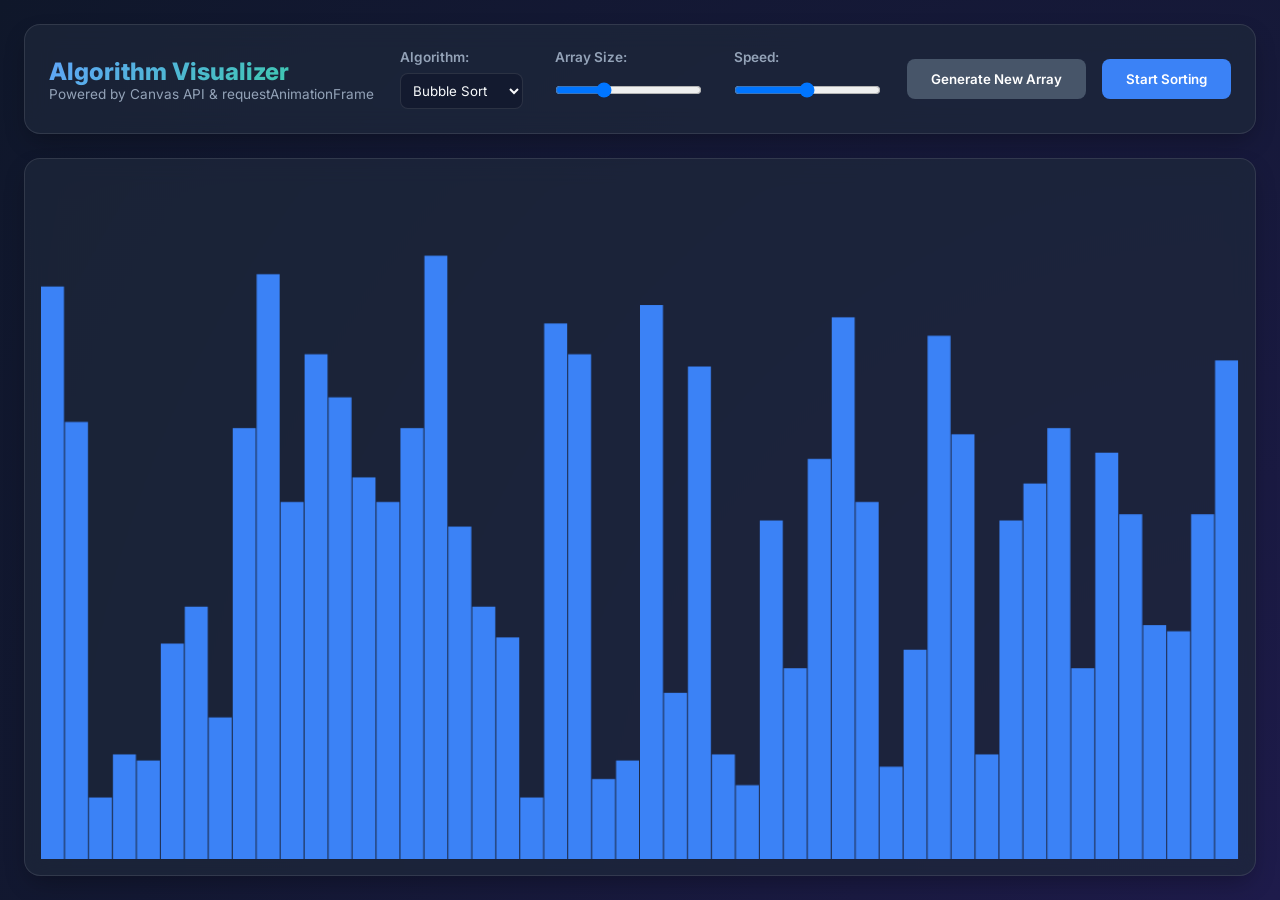
<file: Sorting Visualizer/index.html>
<!DOCTYPE html>
<html lang="en">
<head>
    <meta charset="UTF-8">
    <meta name="viewport" content="width=device-width, initial-scale=1.0">
    <title>Sorting Visualizer</title>
    <link href="https://fonts.googleapis.com/css2?family=Inter:wght@400;600;800&display=swap" rel="stylesheet">
    <link rel="stylesheet" href="styles.css">
    <link rel="icon" href="data:image/svg+xml,<svg xmlns=%22http://www.w3.org/2000/svg%22 viewBox=%220 0 100 100%22><text y=%22.9em%22 font-size=%2290%22>📊</text></svg>">
</head>
<body>
    <div class="app-container">
        
        <!-- Glassmorphism Control Panel -->
        <header class="controls">
            <div class="title-section">
                <h1>Algorithm Visualizer</h1>
                <p>Powered by Canvas API & requestAnimationFrame</p>
            </div>
            
            <div class="settings">
                <div class="control-group">
                    <label for="algorithm">Algorithm:</label>
                    <select id="algorithm">
                        <option value="bubble">Bubble Sort</option>
                        <option value="insertion">Insertion Sort</option>
                        <option value="quick">Quick Sort</option>
                    </select>
                </div>
                
                <div class="control-group">
                    <label for="arraySize">Array Size:</label>
                    <input type="range" id="arraySize" min="10" max="150" value="50">
                </div>
                
                <div class="control-group">
                    <label for="speed">Speed:</label>
                    <input type="range" id="speed" min="1" max="100" value="50">
                </div>
            </div>

            <div class="actions">
                <button id="btnGenerate" class="btn btn-secondary">Generate New Array</button>
                <button id="btnSort" class="btn btn-primary">Start Sorting</button>
            </div>
        </header>

        <!-- High Performance Canvas Render Target -->
        <main class="canvas-container">
            <canvas id="sortingCanvas"></canvas>
        </main>

    </div>

    <!-- Application Logic -->
    <script src="app.js"></script>
</body>
</html>
</file>
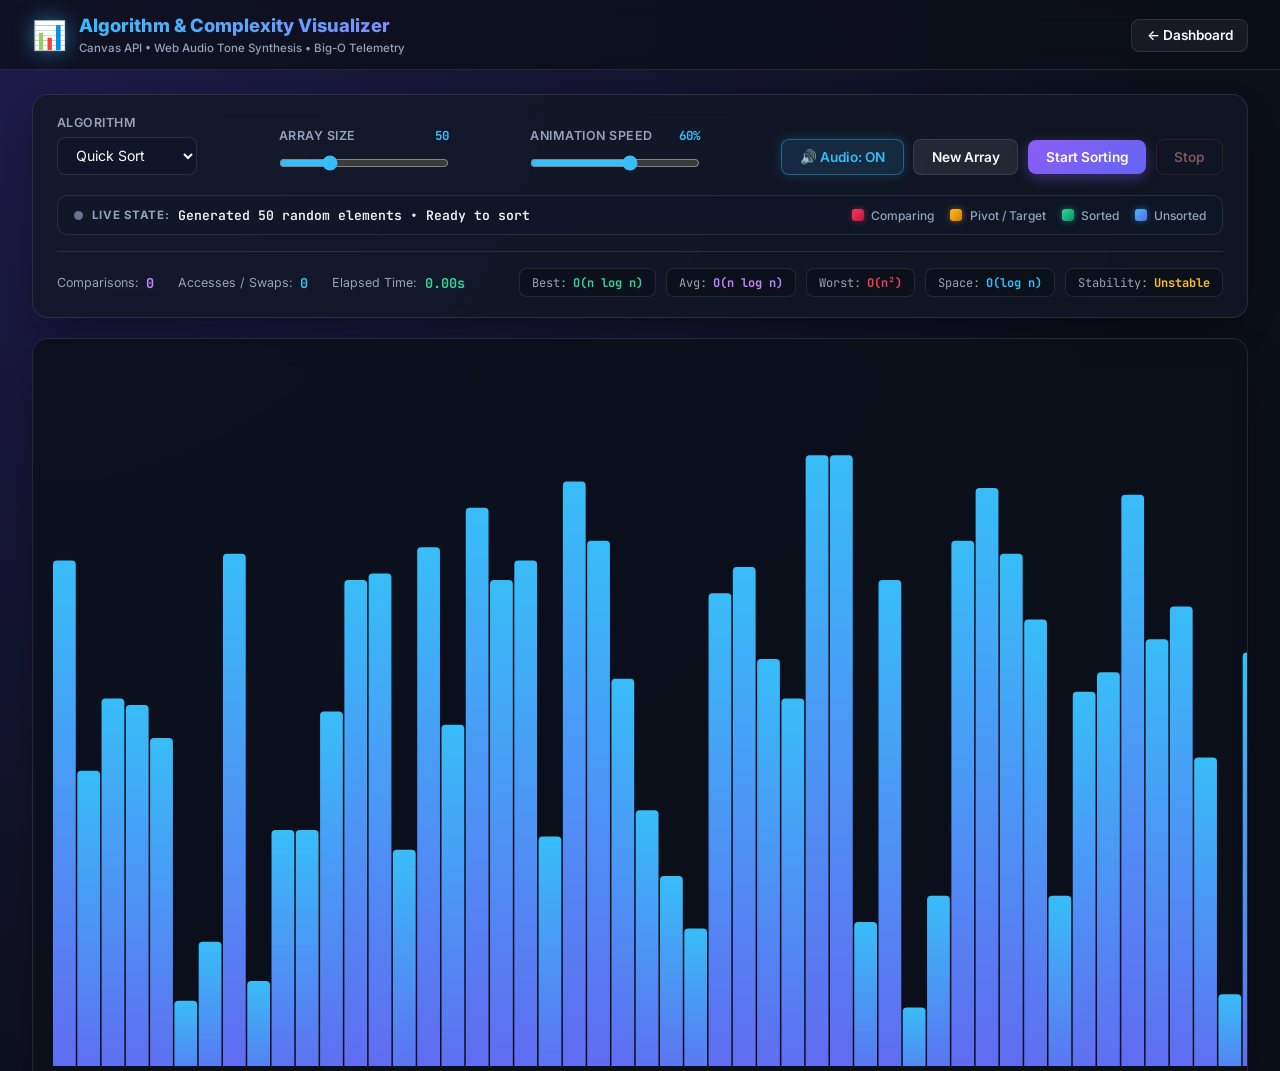
<file: Sorting-Visualizer/index.html>
<!DOCTYPE html>
<html lang="en">
<head>
    <meta charset="UTF-8">
    <meta name="viewport" content="width=device-width, initial-scale=1.0">
    <script>
        if (!location.pathname.endsWith('/') && !location.pathname.endsWith('.html')) {
            document.write('<base href="' + location.pathname + '/">');
            history.replaceState(null, '', location.pathname + '/' + location.search + location.hash);
        }
    </script>
    <title>Sorting &amp; Algorithm Visualizer | 60FPS Canvas &amp; Audio DSP</title>
    <meta name="description" content="A real-time sorting algorithm visualizer with 60FPS HTML5 Canvas rendering, Web Audio tone synthesis, live comparison telemetry, and Big-O complexity analysis.">
    <!-- Fonts -->
    <link href="https://fonts.googleapis.com/css2?family=Inter:wght@400;500;600;700;800&family=JetBrains+Mono:wght@500;700&display=swap" rel="stylesheet">
    <link rel="stylesheet" href="styles.css?v=2.1">
    <link rel="icon" href="data:image/svg+xml,<svg xmlns=%22http://www.w3.org/2000/svg%22 viewBox=%220 0 100 100%22><text y=%22.9em%22 font-size=%2290%22>📊</text></svg>">
</head>
<body>
    <div class="app-layout">
        <!-- Top Navigation Bar -->
        <header class="top-nav">
            <div class="brand">
                <span class="brand-icon">📊</span>
                <div>
                    <h1>Algorithm &amp; Complexity Visualizer</h1>
                    <span class="brand-sub">Canvas API • Web Audio Tone Synthesis • Big-O Telemetry</span>
                </div>
            </div>
            <div class="nav-actions">
                <a href="../index.html" class="btn-dashboard">← Dashboard</a>
            </div>
        </header>

        <!-- Main Studio Area -->
        <div class="visualizer-container">
            <!-- Controls Toolbar -->
            <section class="controls-card">
                <div class="control-row">
                    <div class="control-group">
                        <label for="algorithm">Algorithm</label>
                        <select id="algorithm">
                            <option value="quick">Quick Sort</option>
                            <option value="merge">Merge Sort</option>
                            <option value="insertion">Insertion Sort</option>
                            <option value="selection">Selection Sort</option>
                            <option value="bubble">Bubble Sort</option>
                        </select>
                    </div>

                    <div class="control-group range-group">
                        <div class="range-header">
                            <label for="arraySize">Array Size</label>
                            <span id="lblSize" class="range-val">50</span>
                        </div>
                        <input type="range" id="arraySize" min="15" max="140" value="50">
                    </div>

                    <div class="control-group range-group">
                        <div class="range-header">
                            <label for="speed">Animation Speed</label>
                            <span id="lblSpeed" class="range-val">60%</span>
                        </div>
                        <input type="range" id="speed" min="1" max="100" value="60">
                    </div>

                    <div class="control-group action-group">
                        <button id="btnSound" class="btn btn-sound active" title="Toggle Sound Feedback">🔊 Audio: ON</button>
                        <button id="btnGenerate" class="btn btn-secondary">New Array</button>
                        <button id="btnSort" class="btn btn-primary">Start Sorting</button>
                        <button id="btnReset" class="btn btn-outline" disabled>Stop</button>
                    </div>
                </div>

                <!-- Live Phase & Legend Bar -->
                <div class="phase-bar">
                    <div class="phase-indicator">
                        <span class="phase-dot" id="phaseDot"></span>
                        <span class="phase-label">Live State:</span>
                        <span id="metricPhase" class="phase-text">Ready to Sort</span>
                    </div>
                    <div class="canvas-legend">
                        <span class="legend-item"><span class="legend-color legend-compare"></span> Comparing</span>
                        <span class="legend-item"><span class="legend-color legend-pivot"></span> Pivot / Target</span>
                        <span class="legend-item"><span class="legend-color legend-sorted"></span> Sorted</span>
                        <span class="legend-item"><span class="legend-color legend-unsorted"></span> Unsorted</span>
                    </div>
                </div>

                <!-- Telemetry & Big-O Complexity Bar -->
                <div class="telemetry-bar">
                    <div class="telemetry-stats">
                        <div class="stat-badge">
                            <span class="stat-label">Comparisons:</span>
                            <span id="metricComparisons" class="stat-val text-accent">0</span>
                        </div>
                        <div class="stat-badge">
                            <span class="stat-label">Accesses / Swaps:</span>
                            <span id="metricSwaps" class="stat-val text-cyan">0</span>
                        </div>
                        <div class="stat-badge">
                            <span class="stat-label">Elapsed Time:</span>
                            <span id="metricTime" class="stat-val text-emerald">0.00s</span>
                        </div>
                    </div>

                    <div class="complexity-chips">
                        <div class="complexity-pill" title="Best Case Time Complexity">
                            <span class="pill-label">Best:</span>
                            <span class="pill-val text-emerald" id="valBest">O(n log n)</span>
                        </div>
                        <div class="complexity-pill" title="Average Case Time Complexity">
                            <span class="pill-label">Avg:</span>
                            <span class="pill-val text-accent" id="valAvg">O(n log n)</span>
                        </div>
                        <div class="complexity-pill" title="Worst Case Time Complexity">
                            <span class="pill-label">Worst:</span>
                            <span class="pill-val text-rose" id="valWorst">O(n²)</span>
                        </div>
                        <div class="complexity-pill" title="Auxiliary Space Complexity">
                            <span class="pill-label">Space:</span>
                            <span class="pill-val text-cyan" id="valSpace">O(log n)</span>
                        </div>
                        <div class="complexity-pill" title="Sorting Stability">
                            <span class="pill-label">Stability:</span>
                            <span class="pill-val text-amber" id="valStability">Unstable</span>
                        </div>
                        <!-- Legacy compatibility fallback for cached scripts -->
                        <span id="valTime" style="display:none"></span>
                    </div>
                </div>
            </section>

            <!-- High Performance Canvas Render Target -->
            <main class="canvas-card">
                <canvas id="sortingCanvas"></canvas>
            </main>
        </div>
    </div>

    <!-- Application Engine -->
    <script src="app.js?v=2.1"></script>
</body>
</html>
</file>
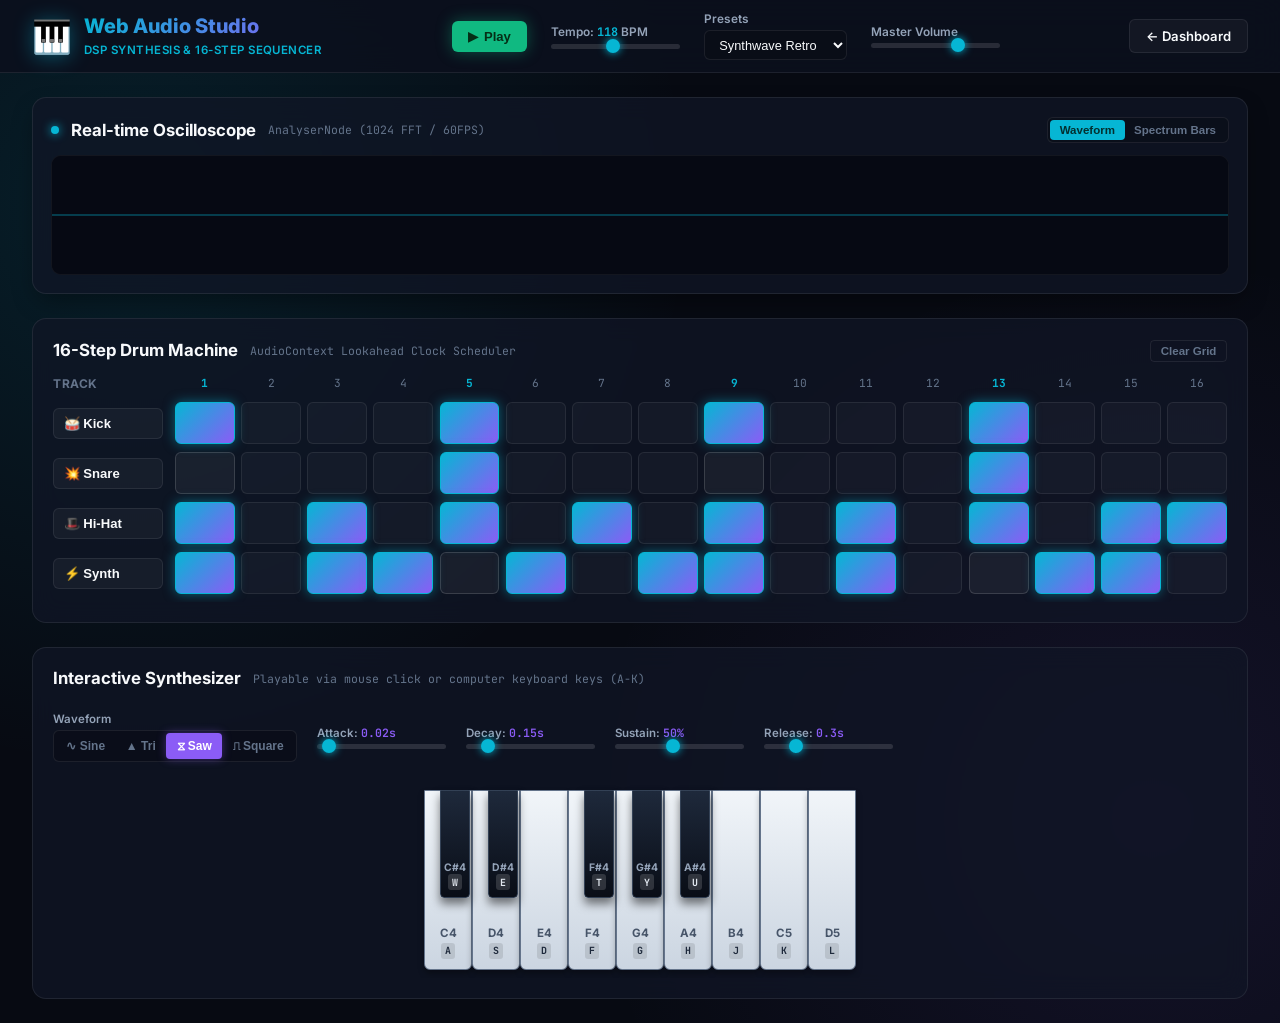
<file: Web-Audio-Synth/index.html>
<!DOCTYPE html>
<html lang="en">
<head>
    <meta charset="UTF-8">
    <meta name="viewport" content="width=device-width, initial-scale=1.0">
    <script>
        if (!location.pathname.endsWith('/') && !location.pathname.endsWith('.html')) {
            document.write('<base href="' + location.pathname + '/">');
            history.replaceState(null, '', location.pathname + '/' + location.search + location.hash);
        }
    </script>
    <title>Web Audio Studio | Synthesizer & 16-Step Drum Machine</title>
    <meta name="description" content="A real-time synthesizer and 16-step beat sequencer built with the HTML5 Web Audio API, procedural DSP synthesis, lookahead scheduling, and live Canvas oscilloscope.">
    <!-- Google Fonts -->
    <link href="https://fonts.googleapis.com/css2?family=Inter:wght@400;500;600;700;800&family=JetBrains+Mono:wght@500;700&display=swap" rel="stylesheet">
    <link rel="stylesheet" href="styles.css">
    <link rel="icon" href="data:image/svg+xml,<svg xmlns=%22http://www.w3.org/2000/svg%22 viewBox=%220 0 100 100%22><text y=%22.9em%22 font-size=%2290%22>🎹</text></svg>">
</head>
<body>
    <div class="studio-layout">
        <!-- Top Studio Control Bar -->
        <header class="studio-header">
            <div class="brand">
                <span class="brand-icon">🎹</span>
                <div>
                    <h1>Web Audio Studio</h1>
                    <span class="brand-sub">DSP Synthesis & 16-Step Sequencer</span>
                </div>
            </div>

            <!-- Transport & Master Controls -->
            <div class="transport-controls">
                <button id="btnPlay" class="btn btn-transport" title="Start Sequencer">
                    <span id="playIcon">▶</span> <span id="playText">Play</span>
                </button>

                <div class="control-unit">
                    <label for="bpmSlider">Tempo: <span id="bpmVal" class="val-badge">120</span> BPM</label>
                    <input type="range" id="bpmSlider" min="60" max="180" value="120" step="1">
                </div>

                <div class="control-unit">
                    <label for="presetSelect">Presets</label>
                    <select id="presetSelect">
                        <option value="synthwave">Synthwave Retro</option>
                        <option value="house">House 4-on-Floor</option>
                        <option value="hiphop">Hip-Hop Groove</option>
                        <option value="blank">Empty Grid</option>
                    </select>
                </div>

                <div class="control-unit">
                    <label for="volumeSlider">Master Volume</label>
                    <input type="range" id="volumeSlider" min="0" max="1" step="0.05" value="0.7">
                </div>
            </div>

            <div class="header-nav">
                <a href="../index.html" class="btn btn-outline" title="Return to Frontend Playground Dashboard">
                    <span>← Dashboard</span>
                </a>
            </div>
        </header>

        <!-- Main Studio Workspace -->
        <main class="studio-main">
            <!-- Top Section: Live Oscilloscope & Audio Telemetry -->
            <section class="visualizer-section">
                <div class="panel-header">
                    <div class="panel-title">
                        <span class="pulse-indicator"></span>
                        <h2>Real-time Oscilloscope</h2>
                        <span class="telemetry">AnalyserNode (1024 FFT / 60FPS)</span>
                    </div>
                    <div class="visualizer-modes">
                        <button class="btn-viz-mode active" data-mode="waveform">Waveform</button>
                        <button class="btn-viz-mode" data-mode="frequency">Spectrum Bars</button>
                    </div>
                </div>
                <div class="canvas-wrap">
                    <canvas id="oscilloscope"></canvas>
                </div>
            </section>

            <!-- Middle Section: 16-Step Rhythm Sequencer -->
            <section class="sequencer-section">
                <div class="panel-header">
                    <div class="panel-title">
                        <h2>16-Step Drum Machine</h2>
                        <span class="telemetry">AudioContext Lookahead Clock Scheduler</span>
                    </div>
                    <div class="seq-actions">
                        <button id="btnClearGrid" class="btn btn-ghost-sm">Clear Grid</button>
                    </div>
                </div>

                <!-- 16-Step Matrix Container -->
                <div class="sequencer-matrix">
                    <!-- Step Numbers Header -->
                    <div class="step-header-row">
                        <div class="track-label-col">Track</div>
                        <div class="step-numbers" id="stepNumbersHeader">
                            <!-- 1-16 step numbers dynamically generated -->
                        </div>
                    </div>

                    <!-- Track Rows (Kick, Snare, Hi-Hat, Synth) -->
                    <div class="track-rows" id="trackRows">
                        <!-- Kick Track -->
                        <div class="track-row" data-track="kick">
                            <div class="track-info">
                                <button class="btn-track-preview" data-sound="kick" title="Preview Kick">🥁 Kick</button>
                            </div>
                            <div class="track-pads" data-track="kick"></div>
                        </div>

                        <!-- Snare Track -->
                        <div class="track-row" data-track="snare">
                            <div class="track-info">
                                <button class="btn-track-preview" data-sound="snare" title="Preview Snare">💥 Snare</button>
                            </div>
                            <div class="track-pads" data-track="snare"></div>
                        </div>

                        <!-- Hi-Hat Track -->
                        <div class="track-row" data-track="hihat">
                            <div class="track-info">
                                <button class="btn-track-preview" data-sound="hihat" title="Preview Hi-Hat">🎩 Hi-Hat</button>
                            </div>
                            <div class="track-pads" data-track="hihat"></div>
                        </div>

                        <!-- Synth Track -->
                        <div class="track-row" data-track="synth">
                            <div class="track-info">
                                <button class="btn-track-preview" data-sound="synth" title="Preview Synth">⚡ Synth</button>
                            </div>
                            <div class="track-pads" data-track="synth"></div>
                        </div>
                    </div>
                </div>
            </section>

            <!-- Bottom Section: Polyphonic Synth & Piano Keyboard -->
            <section class="synth-section">
                <div class="synth-top-controls">
                    <div class="panel-title">
                        <h2>Interactive Synthesizer</h2>
                        <span class="telemetry">Playable via mouse click or computer keyboard keys (A-K)</span>
                    </div>

                    <div class="synth-params">
                        <!-- Waveform Picker -->
                        <div class="param-unit">
                            <label>Waveform</label>
                            <div class="waveform-picker">
                                <button class="btn-wave" data-wave="sine" title="Sine (Smooth)">∿ Sine</button>
                                <button class="btn-wave" data-wave="triangle" title="Triangle (Warm)">▲ Tri</button>
                                <button class="btn-wave active" data-wave="sawtooth" title="Sawtooth (Buzzy)">⧖ Saw</button>
                                <button class="btn-wave" data-wave="square" title="Square (8-bit)">⎍ Square</button>
                            </div>
                        </div>

                        <!-- ADSR Envelope -->
                        <div class="param-unit">
                            <label for="attackSlider">Attack: <span id="attackVal">0.02s</span></label>
                            <input type="range" id="attackSlider" min="0.005" max="0.5" step="0.01" value="0.02">
                        </div>

                        <div class="param-unit">
                            <label for="decaySlider">Decay: <span id="decayVal">0.15s</span></label>
                            <input type="range" id="decaySlider" min="0.05" max="0.8" step="0.01" value="0.15">
                        </div>

                        <div class="param-unit">
                            <label for="sustainSlider">Sustain: <span id="sustainVal">50%</span></label>
                            <input type="range" id="sustainSlider" min="0.1" max="1.0" step="0.05" value="0.5">
                        </div>

                        <div class="param-unit">
                            <label for="releaseSlider">Release: <span id="releaseVal">0.3s</span></label>
                            <input type="range" id="releaseSlider" min="0.05" max="1.2" step="0.05" value="0.3">
                        </div>
                    </div>
                </div>

                <!-- Piano Keyboard -->
                <div class="piano-keyboard-wrap">
                    <div class="piano-keyboard" id="pianoKeyboard">
                        <!-- Keys dynamically populated or structured -->
                    </div>
                </div>
            </section>
        </main>
    </div>

    <!-- Scripts: Audio Engine then Application Controller -->
    <script src="audio-engine.js"></script>
    <script src="app.js"></script>
</body>
</html>
</file>
<file: styles.css>
:root {
    --bg-color: #0f172a; /* Slate 900 */
    --card-bg: #1e293b; /* Slate 800 */
    --text-main: #f8fafc; /* Slate 50 */
    --text-muted: #94a3b8; /* Slate 400 */
    --accent: #3b82f6; /* Blue 500 */
    --accent-hover: #60a5fa; /* Blue 400 */
    --border-color: #334155; /* Slate 700 */
}

* {
    margin: 0;
    padding: 0;
    box-sizing: border-box;
}

body {
    font-family: 'Inter', sans-serif;
    background-color: var(--bg-color);
    color: var(--text-main);
    line-height: 1.6;
    min-height: 100vh;
    display: flex;
    justify-content: center;
}

.container {
    width: 100%;
    max-width: 1000px;
    padding: 3rem 2rem;
    display: flex;
    flex-direction: column;
    gap: 3rem;
}

.header {
    text-align: center;
}

.header h1 {
    font-size: 3rem;
    font-weight: 800;
    margin-bottom: 1rem;
    background: linear-gradient(135deg, #3b82f6, #8b5cf6);
    -webkit-background-clip: text;
    -webkit-text-fill-color: transparent;
}

.header p {
    color: var(--text-muted);
    font-size: 1.1rem;
    max-width: 600px;
    margin: 0 auto;
}

.grid {
    display: grid;
    grid-template-columns: repeat(auto-fit, minmax(300px, 1fr));
    gap: 2rem;
}

.card {
    background-color: var(--card-bg);
    border: 1px solid var(--border-color);
    border-radius: 12px;
    padding: 1.5rem;
    text-decoration: none;
    color: var(--text-main);
    transition: transform 0.2s ease, box-shadow 0.2s ease, border-color 0.2s ease;
    display: flex;
    flex-direction: column;
    gap: 1rem;
}

.card:hover {
    transform: translateY(-5px);
    box-shadow: 0 10px 25px rgba(0, 0, 0, 0.3);
    border-color: var(--accent);
}

.card.placeholder {
    opacity: 0.6;
    border: 1px dashed var(--border-color);
}

.card.placeholder:hover {
    transform: none;
    box-shadow: none;
    border-color: var(--text-muted);
    cursor: default;
}

.card-icon {
    font-size: 2.5rem;
}

.card-content h2 {
    font-size: 1.25rem;
    margin-bottom: 0.5rem;
}

.card-content p {
    color: var(--text-muted);
    font-size: 0.95rem;
    margin-bottom: 1.5rem;
}

.tags {
    display: flex;
    flex-wrap: wrap;
    gap: 0.5rem;
    margin-top: auto;
}

.tag {
    background-color: rgba(59, 130, 246, 0.1);
    color: var(--accent-hover);
    padding: 0.25rem 0.75rem;
    border-radius: 9999px;
    font-size: 0.75rem;
    font-weight: 600;
}

/* Modern Engineering Architecture Footer */
.footer {
    margin-top: 1rem;
    padding-top: 2.5rem;
    border-top: 1px solid rgba(255, 255, 255, 0.08);
    display: flex;
    flex-direction: column;
    gap: 2rem;
}

.footer-grid {
    display: flex;
    justify-content: space-between;
    align-items: flex-start;
    gap: 2rem;
    flex-wrap: wrap;
}

.footer-brand {
    max-width: 440px;
    display: flex;
    flex-direction: column;
    gap: 0.6rem;
}

.footer-logo {
    display: flex;
    align-items: center;
    gap: 0.6rem;
}

.logo-dot {
    width: 8px;
    height: 8px;
    border-radius: 50%;
    background: #10b981;
    box-shadow: 0 0 10px #10b981;
}

.logo-title {
    font-size: 0.95rem;
    font-weight: 700;
    color: #f8fafc;
    letter-spacing: -0.01em;
}

.footer-desc {
    font-size: 0.85rem;
    color: var(--text-muted);
    line-height: 1.5;
}

.footer-specs {
    display: flex;
    gap: 1rem;
    flex-wrap: wrap;
}

.spec-card {
    background: rgba(30, 41, 59, 0.6);
    border: 1px solid rgba(255, 255, 255, 0.08);
    border-radius: 10px;
    padding: 0.65rem 1rem;
    display: flex;
    flex-direction: column;
    gap: 0.2rem;
    min-width: 120px;
}

.spec-label {
    font-size: 0.68rem;
    text-transform: uppercase;
    letter-spacing: 0.06em;
    color: var(--text-muted);
    font-weight: 600;
}

.spec-val {
    font-family: 'JetBrains Mono', Consolas, monospace;
    font-size: 0.85rem;
    font-weight: 700;
    color: #38bdf8;
}

.footer-bottom {
    display: flex;
    justify-content: space-between;
    align-items: center;
    padding-top: 1.25rem;
    border-top: 1px solid rgba(255, 255, 255, 0.05);
    flex-wrap: wrap;
    gap: 1rem;
    font-size: 0.78rem;
    color: var(--text-muted);
}

.system-status {
    display: flex;
    align-items: center;
    gap: 0.5rem;
    font-family: 'JetBrains Mono', monospace;
    font-size: 0.78rem;
    color: #94a3b8;
}

.status-pulse {
    width: 7px;
    height: 7px;
    border-radius: 50%;
    background: #10b981;
    box-shadow: 0 0 8px #10b981;
    animation: liveStatusPulse 2s infinite ease-in-out;
}

@keyframes liveStatusPulse {
    0%, 100% { opacity: 0.5; transform: scale(0.9); }
    50% { opacity: 1; transform: scale(1.2); }
}

.footer-note {
    font-style: italic;
    color: #64748b;
}

@media (max-width: 768px) {
    .footer-grid {
        flex-direction: column;
    }
    .footer-bottom {
        flex-direction: column;
        align-items: flex-start;
    }
}
</file>
<file: Kanban-Board/styles.css>
/* ==========================================================
   Interactive Kanban Studio - Modern Glassmorphic Design
   ========================================================== */

:root {
    --bg-primary: #0a0e17;
    --bg-board: #0e1424;
    --card-bg: rgba(22, 30, 49, 0.78);
    --card-bg-hover: rgba(30, 41, 68, 0.9);
    --column-bg: rgba(16, 23, 38, 0.7);
    --border-color: rgba(255, 255, 255, 0.08);
    --border-focus: rgba(99, 102, 241, 0.5);

    --text-primary: #f8fafc;
    --text-secondary: #94a3b8;
    --text-muted: #64748b;

    --accent-indigo: #6366f1;
    --accent-cyan: #06b6d4;
    --accent-emerald: #10b981;
    --accent-amber: #f59e0b;
    --accent-rose: #f43f5e;
    --accent-purple: #a855f7;

    --gradient-brand: linear-gradient(135deg, #6366f1, #06b6d4);
    --gradient-card: linear-gradient(145deg, rgba(25, 34, 56, 0.8), rgba(14, 20, 36, 0.9));

    --radius-sm: 6px;
    --radius-md: 10px;
    --radius-lg: 16px;

    --shadow-soft: 0 10px 25px -5px rgba(0, 0, 0, 0.4);
    --shadow-card: 0 4px 12px rgba(0, 0, 0, 0.3);
    --shadow-dragging: 0 16px 32px rgba(0, 0, 0, 0.5);

    --transition: all 0.2s cubic-bezier(0.16, 1, 0.3, 1);
}

* {
    margin: 0;
    padding: 0;
    box-sizing: border-box;
}

body {
    font-family: 'Inter', -apple-system, BlinkMacSystemFont, sans-serif;
    background-color: var(--bg-primary);
    background-image: 
        radial-gradient(circle at 15% 15%, rgba(99, 102, 241, 0.12) 0%, transparent 45%),
        radial-gradient(circle at 85% 85%, rgba(6, 182, 212, 0.1) 0%, transparent 45%);
    color: var(--text-primary);
    min-height: 100vh;
    overflow: hidden;
}

.app-layout {
    display: flex;
    flex-direction: column;
    height: 100vh;
    overflow: hidden;
}

/* Header */
.board-header {
    height: 68px;
    background: rgba(14, 20, 36, 0.85);
    backdrop-filter: blur(16px);
    -webkit-backdrop-filter: blur(16px);
    border-bottom: 1px solid var(--border-color);
    padding: 0 1.75rem;
    display: flex;
    align-items: center;
    justify-content: space-between;
    z-index: 10;
    flex-shrink: 0;
}

.header-left {
    display: flex;
    align-items: center;
    gap: 2rem;
}

.brand {
    display: flex;
    align-items: center;
    gap: 0.75rem;
}

.brand-icon {
    font-size: 1.85rem;
    filter: drop-shadow(0 2px 10px rgba(99, 102, 241, 0.4));
}

.brand h1 {
    font-size: 1.25rem;
    font-weight: 800;
    background: var(--gradient-brand);
    -webkit-background-clip: text;
    -webkit-text-fill-color: transparent;
    line-height: 1.2;
}

.brand-tag {
    font-size: 0.72rem;
    font-weight: 600;
    color: var(--accent-cyan);
    letter-spacing: 0.04em;
    text-transform: uppercase;
}

.board-metrics {
    display: flex;
    align-items: center;
    gap: 0.6rem;
}

.metric-pill {
    display: flex;
    align-items: center;
    gap: 0.4rem;
    background: rgba(255, 255, 255, 0.04);
    border: 1px solid var(--border-color);
    padding: 0.35rem 0.75rem;
    border-radius: 9999px;
    font-size: 0.78rem;
}

.metric-label {
    color: var(--text-muted);
}

.metric-val {
    font-weight: 700;
    color: var(--text-primary);
}

.text-emerald {
    color: var(--accent-emerald) !important;
}

.header-right {
    display: flex;
    align-items: center;
    gap: 0.6rem;
}

/* Reusable Buttons */
.btn {
    display: inline-flex;
    align-items: center;
    justify-content: center;
    gap: 0.4rem;
    padding: 0.5rem 1rem;
    border-radius: var(--radius-sm);
    font-size: 0.85rem;
    font-weight: 600;
    cursor: pointer;
    border: none;
    outline: none;
    font-family: inherit;
    text-decoration: none;
    transition: var(--transition);
    white-space: nowrap;
}

.btn-primary {
    background: var(--gradient-brand);
    color: white;
    box-shadow: 0 4px 14px rgba(99, 102, 241, 0.35);
}

.btn-primary:hover {
    transform: translateY(-1px);
    box-shadow: 0 6px 20px rgba(99, 102, 241, 0.5);
}

.btn-ghost {
    background: transparent;
    color: var(--text-secondary);
    border: 1px solid transparent;
}

.btn-ghost:hover {
    background: rgba(255, 255, 255, 0.06);
    color: var(--text-primary);
}

.btn-outline {
    background: rgba(255, 255, 255, 0.04);
    color: var(--text-primary);
    border: 1px solid var(--border-color);
}

.btn-outline:hover {
    background: rgba(255, 255, 255, 0.1);
    border-color: var(--border-focus);
}

/* Board Canvas & Columns */
.board-canvas {
    flex: 1;
    overflow-x: auto;
    overflow-y: hidden;
    padding: 1.5rem;
    display: flex;
}

.board-columns {
    display: flex;
    gap: 1.25rem;
    height: 100%;
    min-width: 100%;
}

.column {
    flex: 1;
    min-width: 290px;
    max-width: 360px;
    background: var(--column-bg);
    backdrop-filter: blur(12px);
    -webkit-backdrop-filter: blur(12px);
    border: 1px solid var(--border-color);
    border-radius: var(--radius-lg);
    display: flex;
    flex-direction: column;
    overflow: hidden;
    transition: border-color 0.2s ease, box-shadow 0.2s ease;
}

.column.drag-over-column {
    border-color: var(--border-focus);
    box-shadow: 0 0 20px rgba(99, 102, 241, 0.15);
}

.column-header {
    padding: 1rem 1.15rem;
    display: flex;
    align-items: center;
    justify-content: space-between;
    border-bottom: 1px solid var(--border-color);
    background: rgba(255, 255, 255, 0.02);
}

.column-title-group {
    display: flex;
    align-items: center;
    gap: 0.6rem;
}

.column-dot {
    width: 9px;
    height: 9px;
    border-radius: 50%;
}

.dot-todo { background-color: var(--accent-cyan); box-shadow: 0 0 8px var(--accent-cyan); }
.dot-progress { background-color: var(--accent-indigo); box-shadow: 0 0 8px var(--accent-indigo); }
.dot-review { background-color: var(--accent-amber); box-shadow: 0 0 8px var(--accent-amber); }
.dot-done { background-color: var(--accent-emerald); box-shadow: 0 0 8px var(--accent-emerald); }

.column-title-group h2 {
    font-size: 0.95rem;
    font-weight: 700;
    color: var(--text-primary);
}

.column-count {
    background: rgba(255, 255, 255, 0.08);
    color: var(--text-secondary);
    font-size: 0.72rem;
    font-weight: 700;
    padding: 0.15rem 0.5rem;
    border-radius: 9999px;
}

.btn-col-add {
    background: transparent;
    border: none;
    color: var(--text-muted);
    font-size: 1.15rem;
    cursor: pointer;
    width: 26px;
    height: 26px;
    border-radius: 6px;
    display: flex;
    align-items: center;
    justify-content: center;
    transition: var(--transition);
}

.btn-col-add:hover {
    background: rgba(255, 255, 255, 0.1);
    color: var(--text-primary);
}

/* Cards Container */
.cards-container {
    flex: 1;
    overflow-y: auto;
    padding: 0.85rem;
    display: flex;
    flex-direction: column;
    gap: 0.75rem;
    min-height: 120px;
    position: relative;
}

/* Custom Scrollbar */
.cards-container::-webkit-scrollbar {
    width: 5px;
}
.cards-container::-webkit-scrollbar-thumb {
    background: rgba(255, 255, 255, 0.1);
    border-radius: 9999px;
}

/* Card Item */
.kanban-card {
    background: var(--card-bg);
    border: 1px solid var(--border-color);
    border-radius: var(--radius-md);
    padding: 0.9rem;
    cursor: grab;
    transition: transform 0.15s ease, box-shadow 0.15s ease, opacity 0.15s ease, border-color 0.15s ease;
    display: flex;
    flex-direction: column;
    gap: 0.55rem;
    box-shadow: var(--shadow-card);
    user-select: none;
    position: relative;
}

.kanban-card:hover {
    background: var(--card-bg-hover);
    border-color: rgba(255, 255, 255, 0.18);
    transform: translateY(-2px);
    box-shadow: 0 6px 16px rgba(0, 0, 0, 0.35);
}

.kanban-card:active {
    cursor: grabbing;
}

/* Dragging State */
.kanban-card.is-dragging {
    opacity: 0.35;
    transform: scale(0.98) rotate(1deg);
    border-style: dashed;
    border-color: var(--accent-indigo);
}

/* Drop Indicator Line */
.drop-indicator {
    height: 3px;
    background: var(--gradient-brand);
    border-radius: 9999px;
    box-shadow: 0 0 10px var(--accent-cyan);
    margin: 2px 0;
    pointer-events: none;
    transition: transform 0.1s ease;
}

.card-top {
    display: flex;
    align-items: center;
    justify-content: space-between;
    gap: 0.5rem;
}

.card-priority {
    font-size: 0.68rem;
    font-weight: 700;
    text-transform: uppercase;
    letter-spacing: 0.04em;
    padding: 0.15rem 0.45rem;
    border-radius: 4px;
}

.priority-low {
    background: rgba(16, 185, 129, 0.15);
    color: #34d399;
    border: 1px solid rgba(16, 185, 129, 0.3);
}

.priority-medium {
    background: rgba(245, 158, 11, 0.15);
    color: #fbbf24;
    border: 1px solid rgba(245, 158, 11, 0.3);
}

.priority-high {
    background: rgba(244, 63, 94, 0.15);
    color: #fb7185;
    border: 1px solid rgba(244, 63, 94, 0.3);
}

.card-actions {
    display: flex;
    align-items: center;
    gap: 0.25rem;
    opacity: 0;
    transition: opacity 0.15s ease;
}

.kanban-card:hover .card-actions {
    opacity: 1;
}

.card-btn {
    background: transparent;
    border: none;
    color: var(--text-muted);
    font-size: 0.75rem;
    cursor: pointer;
    padding: 0.2rem 0.35rem;
    border-radius: 4px;
    transition: var(--transition);
}

.card-btn:hover {
    background: rgba(255, 255, 255, 0.1);
    color: var(--text-primary);
}

.card-btn.btn-delete:hover {
    background: rgba(244, 63, 94, 0.2);
    color: var(--accent-rose);
}

.card-title {
    font-size: 0.88rem;
    font-weight: 600;
    color: var(--text-primary);
    line-height: 1.35;
    word-break: break-word;
}

.card-desc {
    font-size: 0.78rem;
    color: var(--text-secondary);
    line-height: 1.4;
    word-break: break-word;
}

.card-footer {
    display: flex;
    align-items: center;
    justify-content: space-between;
    gap: 0.5rem;
    margin-top: 0.25rem;
    padding-top: 0.45rem;
    border-top: 1px solid rgba(255, 255, 255, 0.05);
}

.card-tags {
    display: flex;
    flex-wrap: wrap;
    gap: 0.3rem;
}

.card-tag {
    font-size: 0.65rem;
    font-family: 'JetBrains Mono', monospace;
    background: rgba(99, 102, 241, 0.12);
    color: #a5b4fc;
    padding: 0.1rem 0.35rem;
    border-radius: 4px;
}

.card-date {
    font-size: 0.68rem;
    color: var(--text-muted);
    white-space: nowrap;
}

/* Modal */
.modal-backdrop {
    position: fixed;
    top: 0;
    left: 0;
    width: 100vw;
    height: 100vh;
    background: rgba(0, 0, 0, 0.7);
    backdrop-filter: blur(8px);
    -webkit-backdrop-filter: blur(8px);
    display: flex;
    align-items: center;
    justify-content: center;
    z-index: 100;
    padding: 1.5rem;
}

.modal-card {
    background: #0f1628;
    border: 1px solid var(--border-color);
    border-radius: var(--radius-lg);
    width: 100%;
    max-width: 480px;
    box-shadow: 0 25px 50px -12px rgba(0, 0, 0, 0.6);
    overflow: hidden;
    animation: modalIn 0.2s cubic-bezier(0.16, 1, 0.3, 1);
}

@keyframes modalIn {
    from { opacity: 0; transform: scale(0.95) translateY(10px); }
    to { opacity: 1; transform: scale(1) translateY(0); }
}

.modal-header {
    padding: 1.25rem 1.5rem;
    border-bottom: 1px solid var(--border-color);
    display: flex;
    align-items: center;
    justify-content: space-between;
}

.modal-header h3 {
    font-size: 1.1rem;
    font-weight: 700;
}

.btn-close {
    background: transparent;
    border: none;
    color: var(--text-muted);
    font-size: 1.1rem;
    cursor: pointer;
    padding: 0.2rem 0.4rem;
    border-radius: 4px;
}

.btn-close:hover {
    color: var(--text-primary);
}

.modal-body {
    padding: 1.5rem;
    display: flex;
    flex-direction: column;
    gap: 1.1rem;
}

.form-group {
    display: flex;
    flex-direction: column;
    gap: 0.4rem;
}

.form-row {
    display: flex;
    gap: 1rem;
}

.form-row .form-group {
    flex: 1;
}

label {
    font-size: 0.8rem;
    font-weight: 600;
    color: var(--text-secondary);
}

.required {
    color: var(--accent-rose);
}

.label-hint {
    font-size: 0.72rem;
    color: var(--text-muted);
    font-weight: 400;
}

input[type="text"], textarea, select {
    background: rgba(10, 14, 24, 0.75);
    border: 1px solid var(--border-color);
    border-radius: var(--radius-sm);
    padding: 0.6rem 0.85rem;
    color: var(--text-primary);
    font-size: 0.85rem;
    font-family: inherit;
    outline: none;
    transition: var(--transition);
}

input[type="text"]:focus, textarea:focus, select:focus {
    border-color: var(--accent-indigo);
    box-shadow: 0 0 0 2px rgba(99, 102, 241, 0.2);
}

textarea {
    resize: vertical;
    min-height: 70px;
}

select option {
    background: #0f1628;
    color: var(--text-primary);
}

.modal-footer {
    display: flex;
    align-items: center;
    justify-content: flex-end;
    gap: 0.75rem;
    margin-top: 0.5rem;
}

/* Empty Column Placeholder */
.empty-placeholder {
    display: flex;
    align-items: center;
    justify-content: center;
    height: 80px;
    border: 2px dashed rgba(255, 255, 255, 0.08);
    border-radius: var(--radius-md);
    color: var(--text-muted);
    font-size: 0.78rem;
    text-align: center;
    pointer-events: none;
}
</file>
<file: Offline Notes App/styles.css>
/* ==========================================================
   Offline Notes App - Premium Glassmorphic Design System
   ========================================================== */

:root {
    --bg-primary: #090d16;
    --bg-secondary: #0f172a;
    --card-bg: rgba(30, 41, 59, 0.65);
    --card-border: rgba(255, 255, 255, 0.08);
    --card-border-hover: rgba(99, 102, 241, 0.4);
    
    --text-primary: #f8fafc;
    --text-secondary: #94a3b8;
    --text-muted: #64748b;

    --accent-primary: #6366f1; /* Indigo */
    --accent-hover: #4f46e5;
    --accent-cyan: #06b6d4;
    --accent-emerald: #10b981;
    --accent-amber: #f59e0b;
    --accent-rose: #f43f5e;
    
    --gradient-brand: linear-gradient(135deg, #6366f1, #06b6d4);
    --gradient-card: linear-gradient(145deg, rgba(30, 41, 59, 0.7), rgba(15, 23, 42, 0.8));
    
    --radius-sm: 8px;
    --radius-md: 12px;
    --radius-lg: 16px;
    
    --shadow-soft: 0 10px 25px -5px rgba(0, 0, 0, 0.4);
    --shadow-glow: 0 0 20px rgba(99, 102, 241, 0.25);
    
    --transition: all 0.2s cubic-bezier(0.16, 1, 0.3, 1);
}

* {
    margin: 0;
    padding: 0;
    box-sizing: border-box;
}

body {
    font-family: 'Inter', -apple-system, BlinkMacSystemFont, sans-serif;
    background-color: var(--bg-primary);
    background-image: 
        radial-gradient(circle at 10% 20%, rgba(99, 102, 241, 0.12) 0%, transparent 40%),
        radial-gradient(circle at 90% 80%, rgba(6, 182, 212, 0.1) 0%, transparent 40%);
    color: var(--text-primary);
    min-height: 100vh;
    overflow: hidden;
}

/* App Full-Height Layout */
.app-layout {
    display: flex;
    flex-direction: column;
    height: 100vh;
    overflow: hidden;
}

/* Top App Header */
.app-header {
    height: 64px;
    background: rgba(15, 23, 42, 0.8);
    backdrop-filter: blur(16px);
    -webkit-backdrop-filter: blur(16px);
    border-bottom: 1px solid var(--card-border);
    display: flex;
    align-items: center;
    justify-content: space-between;
    padding: 0 1.5rem;
    z-index: 20;
    flex-shrink: 0;
}

.header-brand {
    display: flex;
    align-items: center;
    gap: 0.75rem;
}

.brand-icon {
    font-size: 1.75rem;
    filter: drop-shadow(0 2px 8px rgba(99, 102, 241, 0.4));
}

.brand-text h1 {
    font-size: 1.15rem;
    font-weight: 700;
    background: var(--gradient-brand);
    -webkit-background-clip: text;
    -webkit-text-fill-color: transparent;
    line-height: 1.2;
}

.brand-subtitle {
    font-size: 0.72rem;
    font-weight: 600;
    color: var(--accent-cyan);
    letter-spacing: 0.05em;
    text-transform: uppercase;
}

.header-status {
    display: flex;
    align-items: center;
    gap: 0.75rem;
}

.status-badge {
    display: inline-flex;
    align-items: center;
    gap: 0.45rem;
    padding: 0.35rem 0.75rem;
    border-radius: 9999px;
    font-size: 0.78rem;
    font-weight: 600;
    background: rgba(255, 255, 255, 0.05);
    border: 1px solid var(--card-border);
    transition: var(--transition);
}

.status-dot {
    width: 8px;
    height: 8px;
    border-radius: 50%;
    background-color: var(--accent-emerald);
    box-shadow: 0 0 8px var(--accent-emerald);
    transition: var(--transition);
}

.status-online {
    color: var(--accent-emerald);
    border-color: rgba(16, 185, 129, 0.3);
}

.status-offline {
    color: var(--accent-amber);
    border-color: rgba(245, 158, 11, 0.3);
}

.status-offline .status-dot {
    background-color: var(--accent-amber);
    box-shadow: 0 0 8px var(--accent-amber);
}

.status-storage {
    color: var(--text-secondary);
}

.storage-icon {
    color: var(--accent-cyan);
}

.header-actions {
    display: flex;
    align-items: center;
    gap: 0.5rem;
}

/* Reusable Buttons */
.btn {
    display: inline-flex;
    align-items: center;
    justify-content: center;
    gap: 0.4rem;
    padding: 0.5rem 1rem;
    border-radius: var(--radius-sm);
    font-size: 0.85rem;
    font-weight: 600;
    cursor: pointer;
    border: none;
    outline: none;
    font-family: inherit;
    text-decoration: none;
    transition: var(--transition);
    white-space: nowrap;
}

.btn-primary {
    background: var(--gradient-brand);
    color: white;
    box-shadow: 0 4px 14px rgba(99, 102, 241, 0.35);
}

.btn-primary:hover {
    transform: translateY(-1px);
    box-shadow: 0 6px 18px rgba(99, 102, 241, 0.45);
}

.btn-ghost {
    background: transparent;
    color: var(--text-secondary);
    border: 1px solid transparent;
}

.btn-ghost:hover {
    background: rgba(255, 255, 255, 0.06);
    color: var(--text-primary);
}

.btn-outline {
    background: rgba(255, 255, 255, 0.04);
    color: var(--text-primary);
    border: 1px solid var(--card-border);
}

.btn-outline:hover {
    background: rgba(255, 255, 255, 0.1);
    border-color: var(--card-border-hover);
}

.btn-danger-ghost {
    background: transparent;
    color: var(--text-muted);
    border: 1px solid transparent;
}

.btn-danger-ghost:hover {
    background: rgba(244, 63, 94, 0.15);
    color: var(--accent-rose);
}

.btn-block {
    width: 100%;
}

.btn-icon {
    background: rgba(255, 255, 255, 0.05);
    border: 1px solid var(--card-border);
    color: var(--text-secondary);
    padding: 0.4rem;
    border-radius: var(--radius-sm);
    cursor: pointer;
    font-size: 1rem;
    display: inline-flex;
    align-items: center;
    justify-content: center;
    transition: var(--transition);
}

.btn-icon:hover {
    background: rgba(255, 255, 255, 0.12);
    color: var(--text-primary);
    transform: scale(1.05);
}

.btn-icon.active {
    background: rgba(245, 158, 11, 0.2);
    border-color: rgba(245, 158, 11, 0.4);
    color: var(--accent-amber);
    box-shadow: 0 0 12px rgba(245, 158, 11, 0.2);
}

/* Workspace Split */
.workspace {
    display: flex;
    flex: 1;
    overflow: hidden;
}

/* Sidebar */
.sidebar {
    width: 320px;
    background: rgba(15, 23, 42, 0.7);
    backdrop-filter: blur(12px);
    -webkit-backdrop-filter: blur(12px);
    border-right: 1px solid var(--card-border);
    display: flex;
    flex-direction: column;
    flex-shrink: 0;
}

.sidebar-top {
    padding: 1rem;
    display: flex;
    flex-direction: column;
    gap: 0.75rem;
    border-bottom: 1px solid var(--card-border);
}

.search-box {
    position: relative;
    display: flex;
    align-items: center;
}

.search-icon {
    position: absolute;
    left: 0.75rem;
    font-size: 0.85rem;
    color: var(--text-muted);
    pointer-events: none;
}

.search-box input {
    width: 100%;
    padding: 0.55rem 2rem 0.55rem 2.25rem;
    background: rgba(10, 14, 23, 0.7);
    border: 1px solid var(--card-border);
    border-radius: var(--radius-sm);
    color: var(--text-primary);
    font-size: 0.82rem;
    font-family: inherit;
    outline: none;
    transition: var(--transition);
}

.search-box input:focus {
    border-color: var(--accent-primary);
    box-shadow: 0 0 0 2px rgba(99, 102, 241, 0.2);
}

.btn-clear {
    position: absolute;
    right: 0.5rem;
    background: transparent;
    border: none;
    color: var(--text-muted);
    font-size: 0.85rem;
    cursor: pointer;
    padding: 0.2rem;
}

.btn-clear:hover {
    color: var(--text-primary);
}

/* Tag filter pills */
.tag-filters {
    display: flex;
    gap: 0.35rem;
    overflow-x: auto;
    padding-bottom: 0.25rem;
    scrollbar-width: none;
}

.tag-filters::-webkit-scrollbar {
    display: none;
}

.tag-pill {
    background: rgba(255, 255, 255, 0.05);
    border: 1px solid var(--card-border);
    color: var(--text-secondary);
    padding: 0.25rem 0.6rem;
    border-radius: 9999px;
    font-size: 0.72rem;
    font-weight: 500;
    cursor: pointer;
    white-space: nowrap;
    transition: var(--transition);
}

.tag-pill:hover {
    background: rgba(255, 255, 255, 0.1);
    color: var(--text-primary);
}

.tag-pill.active {
    background: var(--accent-primary);
    border-color: var(--accent-primary);
    color: white;
}

/* Notes List */
.notes-list {
    flex: 1;
    overflow-y: auto;
    padding: 0.5rem;
    display: flex;
    flex-direction: column;
    gap: 0.4rem;
}

/* Custom Scrollbars */
::-webkit-scrollbar {
    width: 6px;
    height: 6px;
}
::-webkit-scrollbar-track {
    background: transparent;
}
::-webkit-scrollbar-thumb {
    background: rgba(255, 255, 255, 0.1);
    border-radius: 9999px;
}
::-webkit-scrollbar-thumb:hover {
    background: rgba(255, 255, 255, 0.2);
}

/* Note Card Item */
.note-item {
    padding: 0.75rem 0.85rem;
    background: rgba(255, 255, 255, 0.02);
    border: 1px solid transparent;
    border-radius: var(--radius-sm);
    cursor: pointer;
    transition: var(--transition);
    position: relative;
    user-select: none;
}

.note-item:hover {
    background: rgba(255, 255, 255, 0.05);
    border-color: var(--card-border);
    transform: translateX(2px);
}

.note-item.active {
    background: linear-gradient(135deg, rgba(99, 102, 241, 0.18), rgba(6, 182, 212, 0.1));
    border-color: rgba(99, 102, 241, 0.45);
    box-shadow: 0 4px 12px rgba(0, 0, 0, 0.2);
}

.note-item-header {
    display: flex;
    align-items: center;
    justify-content: space-between;
    gap: 0.5rem;
    margin-bottom: 0.25rem;
}

.note-item-title {
    font-size: 0.88rem;
    font-weight: 600;
    color: var(--text-primary);
    overflow: hidden;
    text-overflow: ellipsis;
    white-space: nowrap;
    flex: 1;
}

.note-item-pin {
    font-size: 0.75rem;
    color: var(--accent-amber);
}

.note-item-preview {
    font-size: 0.76rem;
    color: var(--text-muted);
    overflow: hidden;
    text-overflow: ellipsis;
    white-space: nowrap;
    margin-bottom: 0.45rem;
    line-height: 1.4;
}

.note-item-footer {
    display: flex;
    align-items: center;
    justify-content: space-between;
    font-size: 0.68rem;
    color: var(--text-muted);
}

.note-item-tags {
    display: flex;
    gap: 0.25rem;
    overflow: hidden;
}

.badge-tag {
    background: rgba(99, 102, 241, 0.15);
    color: #a5b4fc;
    padding: 0.1rem 0.35rem;
    border-radius: 4px;
    font-size: 0.65rem;
}

.sidebar-footer {
    padding: 0.75rem 1rem;
    border-top: 1px solid var(--card-border);
    display: flex;
    justify-content: space-between;
    align-items: center;
    font-size: 0.75rem;
    color: var(--text-muted);
}

.engine-badge {
    background: rgba(6, 182, 212, 0.1);
    color: var(--accent-cyan);
    padding: 0.15rem 0.45rem;
    border-radius: 4px;
    font-weight: 600;
    font-size: 0.7rem;
}

/* Editor Area */
.editor-area {
    flex: 1;
    display: flex;
    flex-direction: column;
    overflow: hidden;
    background: var(--bg-secondary);
}

/* Empty State */
.empty-state {
    flex: 1;
    display: flex;
    flex-direction: column;
    align-items: center;
    justify-content: center;
    gap: 1rem;
    color: var(--text-muted);
    text-align: center;
    padding: 2rem;
}

.empty-icon {
    font-size: 3.5rem;
    opacity: 0.6;
}

.empty-state h2 {
    color: var(--text-primary);
    font-size: 1.35rem;
    font-weight: 700;
}

.empty-state p {
    max-width: 360px;
    font-size: 0.9rem;
    line-height: 1.5;
}

/* Active Note Workspace */
.note-workspace {
    flex: 1;
    display: flex;
    flex-direction: column;
    overflow: hidden;
}

/* Toolbar */
.note-toolbar {
    padding: 0.85rem 1.5rem;
    border-bottom: 1px solid var(--card-border);
    display: flex;
    align-items: center;
    justify-content: space-between;
    gap: 1rem;
    background: rgba(15, 23, 42, 0.6);
    flex-shrink: 0;
}

.title-container {
    display: flex;
    align-items: center;
    gap: 0.5rem;
    flex: 1;
}

#noteTitle {
    background: transparent;
    border: none;
    outline: none;
    font-size: 1.35rem;
    font-weight: 700;
    color: var(--text-primary);
    width: 100%;
    font-family: inherit;
}

#noteTitle::placeholder {
    color: var(--text-muted);
}

.toolbar-controls {
    display: flex;
    align-items: center;
    gap: 0.6rem;
}

/* View Mode Buttons */
.view-switch {
    display: flex;
    background: rgba(10, 14, 23, 0.8);
    border: 1px solid var(--card-border);
    border-radius: var(--radius-sm);
    padding: 2px;
}

.btn-view {
    background: transparent;
    border: none;
    color: var(--text-muted);
    font-size: 0.75rem;
    font-weight: 600;
    padding: 0.35rem 0.65rem;
    border-radius: 6px;
    cursor: pointer;
    transition: var(--transition);
}

.btn-view:hover {
    color: var(--text-primary);
}

.btn-view.active {
    background: var(--accent-primary);
    color: white;
}

/* Tags Row */
.tags-row {
    padding: 0.4rem 1.5rem;
    background: rgba(10, 14, 23, 0.4);
    border-bottom: 1px solid var(--card-border);
    display: flex;
    align-items: center;
    gap: 0.5rem;
    flex-shrink: 0;
}

.tags-label {
    font-size: 0.75rem;
    font-weight: 600;
    color: var(--text-muted);
}

#noteTags {
    background: transparent;
    border: none;
    outline: none;
    font-size: 0.8rem;
    color: var(--accent-cyan);
    font-family: inherit;
    flex: 1;
}

#noteTags::placeholder {
    color: var(--text-muted);
    font-style: italic;
}

/* Editor Container Modes */
.editor-container {
    flex: 1;
    display: flex;
    overflow: hidden;
    position: relative;
}

.pane {
    flex: 1;
    height: 100%;
    overflow-y: auto;
}

/* Mode: Edit Only */
.editor-container.mode-edit .pane-editor {
    display: flex;
}
.editor-container.mode-edit .pane-preview {
    display: none;
}

/* Mode: Preview Only */
.editor-container.mode-preview .pane-editor {
    display: none;
}
.editor-container.mode-preview .pane-preview {
    display: block;
}

/* Mode: Split */
.editor-container.mode-split .pane-editor {
    display: flex;
    width: 50%;
    border-right: 1px solid var(--card-border);
}
.editor-container.mode-split .pane-preview {
    display: block;
    width: 50%;
}

/* Raw Editor Textarea */
#noteContent {
    width: 100%;
    height: 100%;
    padding: 1.5rem;
    background: transparent;
    border: none;
    outline: none;
    color: #e2e8f0;
    font-family: 'JetBrains Mono', 'Fira Code', Consolas, monospace;
    font-variant-ligatures: none;
    font-feature-settings: "liga" 0, "calt" 0;
    letter-spacing: 0.001em;
    font-size: 0.92rem;
    line-height: 1.6;
    resize: none;
}

#noteContent::placeholder {
    color: var(--text-muted);
}

/* Rendered Markdown Styling */
.pane-preview {
    padding: 1.5rem 2rem;
}

.markdown-body {
    color: #cbd5e1;
    font-size: 0.95rem;
    line-height: 1.7;
    max-width: 800px;
}

.markdown-body h1, 
.markdown-body h2, 
.markdown-body h3, 
.markdown-body h4 {
    color: var(--text-primary);
    margin-top: 1.5rem;
    margin-bottom: 0.75rem;
    font-weight: 700;
    line-height: 1.3;
}

.markdown-body h1 {
    font-size: 1.75rem;
    border-bottom: 1px solid var(--card-border);
    padding-bottom: 0.4rem;
}

.markdown-body h2 {
    font-size: 1.35rem;
    border-bottom: 1px solid var(--card-border);
    padding-bottom: 0.3rem;
}

.markdown-body h3 {
    font-size: 1.15rem;
}

.markdown-body p {
    margin-bottom: 1rem;
}

.markdown-body ul, 
.markdown-body ol {
    margin-bottom: 1rem;
    padding-left: 1.5rem;
}

.markdown-body li {
    margin-bottom: 0.35rem;
}

/* Checklists */
.markdown-body .checklist-item {
    list-style-type: none;
    margin-left: -1.25rem;
    display: flex;
    align-items: center;
    gap: 0.5rem;
}

.markdown-body .checklist-item input[type="checkbox"] {
    accent-color: var(--accent-primary);
    cursor: pointer;
    width: 1rem;
    height: 1rem;
}

.markdown-body .checklist-item.done {
    text-decoration: line-through;
    color: var(--text-muted);
}

.markdown-body blockquote {
    border-left: 3px solid var(--accent-primary);
    background: rgba(99, 102, 241, 0.08);
    padding: 0.75rem 1rem;
    border-radius: 0 var(--radius-sm) var(--radius-sm) 0;
    margin-bottom: 1rem;
    color: #a5b4fc;
}

.markdown-body code {
    font-family: 'JetBrains Mono', Consolas, monospace;
    background: rgba(255, 255, 255, 0.08);
    color: #38bdf8;
    padding: 0.15rem 0.35rem;
    border-radius: 4px;
    font-size: 0.85em;
}

.markdown-body pre {
    background: rgba(10, 14, 23, 0.9);
    border: 1px solid var(--card-border);
    border-radius: var(--radius-sm);
    padding: 1rem;
    overflow-x: auto;
    margin-bottom: 1rem;
}

.markdown-body pre code {
    background: transparent;
    padding: 0;
    color: #e2e8f0;
}

.markdown-body hr {
    border: none;
    border-top: 1px solid var(--card-border);
    margin: 1.5rem 0;
}

.markdown-body a {
    color: var(--accent-cyan);
    text-decoration: underline;
}

/* Status Bar */
.note-statusbar {
    height: 38px;
    background: rgba(10, 14, 23, 0.8);
    border-top: 1px solid var(--card-border);
    padding: 0 1.5rem;
    display: flex;
    align-items: center;
    justify-content: space-between;
    font-size: 0.75rem;
    color: var(--text-muted);
    flex-shrink: 0;
}

.status-left, .status-right {
    display: flex;
    align-items: center;
    gap: 0.6rem;
}

.save-status {
    display: inline-flex;
    align-items: center;
    gap: 0.3rem;
    font-weight: 600;
    color: var(--accent-emerald);
    transition: var(--transition);
}

.save-status.saving {
    color: var(--accent-amber);
}

.divider {
    color: rgba(255, 255, 255, 0.15);
}

/* Responsive */
@media (max-width: 850px) {
    .sidebar {
        width: 250px;
    }
    .editor-container.mode-split .pane-editor,
    .editor-container.mode-split .pane-preview {
        width: 100%;
    }
    .editor-container.mode-split {
        flex-direction: column;
    }
    .header-status {
        display: none;
    }
}
</file>
<file: Offline-Notes-App/styles.css>
/* ==========================================================
   Offline Notes App - Premium Glassmorphic Design System
   ========================================================== */

:root {
    --bg-primary: #090d16;
    --bg-secondary: #0f172a;
    --card-bg: rgba(30, 41, 59, 0.65);
    --card-border: rgba(255, 255, 255, 0.08);
    --card-border-hover: rgba(99, 102, 241, 0.4);
    
    --text-primary: #f8fafc;
    --text-secondary: #94a3b8;
    --text-muted: #64748b;

    --accent-primary: #6366f1; /* Indigo */
    --accent-hover: #4f46e5;
    --accent-cyan: #06b6d4;
    --accent-emerald: #10b981;
    --accent-amber: #f59e0b;
    --accent-rose: #f43f5e;
    
    --gradient-brand: linear-gradient(135deg, #6366f1, #06b6d4);
    --gradient-card: linear-gradient(145deg, rgba(30, 41, 59, 0.7), rgba(15, 23, 42, 0.8));
    
    --radius-sm: 8px;
    --radius-md: 12px;
    --radius-lg: 16px;
    
    --shadow-soft: 0 10px 25px -5px rgba(0, 0, 0, 0.4);
    --shadow-glow: 0 0 20px rgba(99, 102, 241, 0.25);
    
    --transition: all 0.2s cubic-bezier(0.16, 1, 0.3, 1);
}

* {
    margin: 0;
    padding: 0;
    box-sizing: border-box;
}

body {
    font-family: 'Inter', -apple-system, BlinkMacSystemFont, sans-serif;
    background-color: var(--bg-primary);
    background-image: 
        radial-gradient(circle at 10% 20%, rgba(99, 102, 241, 0.12) 0%, transparent 40%),
        radial-gradient(circle at 90% 80%, rgba(6, 182, 212, 0.1) 0%, transparent 40%);
    color: var(--text-primary);
    min-height: 100vh;
    overflow: hidden;
}

/* App Full-Height Layout */
.app-layout {
    display: flex;
    flex-direction: column;
    height: 100vh;
    overflow: hidden;
}

/* Top App Header */
.app-header {
    height: 64px;
    background: rgba(15, 23, 42, 0.8);
    backdrop-filter: blur(16px);
    -webkit-backdrop-filter: blur(16px);
    border-bottom: 1px solid var(--card-border);
    display: flex;
    align-items: center;
    justify-content: space-between;
    padding: 0 1.5rem;
    z-index: 20;
    flex-shrink: 0;
}

.header-brand {
    display: flex;
    align-items: center;
    gap: 0.75rem;
}

.brand-icon {
    font-size: 1.75rem;
    filter: drop-shadow(0 2px 8px rgba(99, 102, 241, 0.4));
}

.brand-text h1 {
    font-size: 1.15rem;
    font-weight: 700;
    background: var(--gradient-brand);
    -webkit-background-clip: text;
    -webkit-text-fill-color: transparent;
    line-height: 1.2;
}

.brand-subtitle {
    font-size: 0.72rem;
    font-weight: 600;
    color: var(--accent-cyan);
    letter-spacing: 0.05em;
    text-transform: uppercase;
}

.header-status {
    display: flex;
    align-items: center;
    gap: 0.75rem;
}

.status-badge {
    display: inline-flex;
    align-items: center;
    gap: 0.45rem;
    padding: 0.35rem 0.75rem;
    border-radius: 9999px;
    font-size: 0.78rem;
    font-weight: 600;
    background: rgba(255, 255, 255, 0.05);
    border: 1px solid var(--card-border);
    transition: var(--transition);
}

.status-dot {
    width: 8px;
    height: 8px;
    border-radius: 50%;
    background-color: var(--accent-emerald);
    box-shadow: 0 0 8px var(--accent-emerald);
    transition: var(--transition);
}

.status-online {
    color: var(--accent-emerald);
    border-color: rgba(16, 185, 129, 0.3);
}

.status-offline {
    color: var(--accent-amber);
    border-color: rgba(245, 158, 11, 0.3);
}

.status-offline .status-dot {
    background-color: var(--accent-amber);
    box-shadow: 0 0 8px var(--accent-amber);
}

.status-storage {
    color: var(--text-secondary);
}

.storage-icon {
    color: var(--accent-cyan);
}

.header-actions {
    display: flex;
    align-items: center;
    gap: 0.5rem;
}

/* Reusable Buttons */
.btn {
    display: inline-flex;
    align-items: center;
    justify-content: center;
    gap: 0.4rem;
    padding: 0.5rem 1rem;
    border-radius: var(--radius-sm);
    font-size: 0.85rem;
    font-weight: 600;
    cursor: pointer;
    border: none;
    outline: none;
    font-family: inherit;
    text-decoration: none;
    transition: var(--transition);
    white-space: nowrap;
}

.btn-primary {
    background: var(--gradient-brand);
    color: white;
    box-shadow: 0 4px 14px rgba(99, 102, 241, 0.35);
}

.btn-primary:hover {
    transform: translateY(-1px);
    box-shadow: 0 6px 18px rgba(99, 102, 241, 0.45);
}

.btn-ghost {
    background: transparent;
    color: var(--text-secondary);
    border: 1px solid transparent;
}

.btn-ghost:hover {
    background: rgba(255, 255, 255, 0.06);
    color: var(--text-primary);
}

.btn-outline {
    background: rgba(255, 255, 255, 0.04);
    color: var(--text-primary);
    border: 1px solid var(--card-border);
}

.btn-outline:hover {
    background: rgba(255, 255, 255, 0.1);
    border-color: var(--card-border-hover);
}

.btn-danger-ghost {
    background: transparent;
    color: var(--text-muted);
    border: 1px solid transparent;
}

.btn-danger-ghost:hover {
    background: rgba(244, 63, 94, 0.15);
    color: var(--accent-rose);
}

.btn-block {
    width: 100%;
}

.btn-icon {
    background: rgba(255, 255, 255, 0.05);
    border: 1px solid var(--card-border);
    color: var(--text-secondary);
    padding: 0.4rem;
    border-radius: var(--radius-sm);
    cursor: pointer;
    font-size: 1rem;
    display: inline-flex;
    align-items: center;
    justify-content: center;
    transition: var(--transition);
}

.btn-icon:hover {
    background: rgba(255, 255, 255, 0.12);
    color: var(--text-primary);
    transform: scale(1.05);
}

.btn-icon.active {
    background: rgba(245, 158, 11, 0.2);
    border-color: rgba(245, 158, 11, 0.4);
    color: var(--accent-amber);
    box-shadow: 0 0 12px rgba(245, 158, 11, 0.2);
}

/* Workspace Split */
.workspace {
    display: flex;
    flex: 1;
    overflow: hidden;
}

/* Sidebar */
.sidebar {
    width: 320px;
    background: rgba(15, 23, 42, 0.7);
    backdrop-filter: blur(12px);
    -webkit-backdrop-filter: blur(12px);
    border-right: 1px solid var(--card-border);
    display: flex;
    flex-direction: column;
    flex-shrink: 0;
}

.sidebar-top {
    padding: 1rem;
    display: flex;
    flex-direction: column;
    gap: 0.75rem;
    border-bottom: 1px solid var(--card-border);
}

.search-box {
    position: relative;
    display: flex;
    align-items: center;
}

.search-icon {
    position: absolute;
    left: 0.75rem;
    font-size: 0.85rem;
    color: var(--text-muted);
    pointer-events: none;
}

.search-box input {
    width: 100%;
    padding: 0.55rem 2rem 0.55rem 2.25rem;
    background: rgba(10, 14, 23, 0.7);
    border: 1px solid var(--card-border);
    border-radius: var(--radius-sm);
    color: var(--text-primary);
    font-size: 0.82rem;
    font-family: inherit;
    outline: none;
    transition: var(--transition);
}

.search-box input:focus {
    border-color: var(--accent-primary);
    box-shadow: 0 0 0 2px rgba(99, 102, 241, 0.2);
}

.btn-clear {
    position: absolute;
    right: 0.5rem;
    background: transparent;
    border: none;
    color: var(--text-muted);
    font-size: 0.85rem;
    cursor: pointer;
    padding: 0.2rem;
}

.btn-clear:hover {
    color: var(--text-primary);
}

/* Tag filter pills */
.tag-filters {
    display: flex;
    gap: 0.35rem;
    overflow-x: auto;
    padding-bottom: 0.25rem;
    scrollbar-width: none;
}

.tag-filters::-webkit-scrollbar {
    display: none;
}

.tag-pill {
    background: rgba(255, 255, 255, 0.05);
    border: 1px solid var(--card-border);
    color: var(--text-secondary);
    padding: 0.25rem 0.6rem;
    border-radius: 9999px;
    font-size: 0.72rem;
    font-weight: 500;
    cursor: pointer;
    white-space: nowrap;
    transition: var(--transition);
}

.tag-pill:hover {
    background: rgba(255, 255, 255, 0.1);
    color: var(--text-primary);
}

.tag-pill.active {
    background: var(--accent-primary);
    border-color: var(--accent-primary);
    color: white;
}

/* Notes List */
.notes-list {
    flex: 1;
    overflow-y: auto;
    padding: 0.5rem;
    display: flex;
    flex-direction: column;
    gap: 0.4rem;
}

/* Custom Scrollbars */
::-webkit-scrollbar {
    width: 6px;
    height: 6px;
}
::-webkit-scrollbar-track {
    background: transparent;
}
::-webkit-scrollbar-thumb {
    background: rgba(255, 255, 255, 0.1);
    border-radius: 9999px;
}
::-webkit-scrollbar-thumb:hover {
    background: rgba(255, 255, 255, 0.2);
}

/* Note Card Item */
.note-item {
    padding: 0.75rem 0.85rem;
    background: rgba(255, 255, 255, 0.02);
    border: 1px solid transparent;
    border-radius: var(--radius-sm);
    cursor: pointer;
    transition: var(--transition);
    position: relative;
    user-select: none;
}

.note-item:hover {
    background: rgba(255, 255, 255, 0.05);
    border-color: var(--card-border);
    transform: translateX(2px);
}

.note-item.active {
    background: linear-gradient(135deg, rgba(99, 102, 241, 0.18), rgba(6, 182, 212, 0.1));
    border-color: rgba(99, 102, 241, 0.45);
    box-shadow: 0 4px 12px rgba(0, 0, 0, 0.2);
}

.note-item-header {
    display: flex;
    align-items: center;
    justify-content: space-between;
    gap: 0.5rem;
    margin-bottom: 0.25rem;
}

.note-item-title {
    font-size: 0.88rem;
    font-weight: 600;
    color: var(--text-primary);
    overflow: hidden;
    text-overflow: ellipsis;
    white-space: nowrap;
    flex: 1;
}

.note-item-pin {
    font-size: 0.75rem;
    color: var(--accent-amber);
}

.note-item-preview {
    font-size: 0.76rem;
    color: var(--text-muted);
    overflow: hidden;
    text-overflow: ellipsis;
    white-space: nowrap;
    margin-bottom: 0.45rem;
    line-height: 1.4;
}

.note-item-footer {
    display: flex;
    align-items: center;
    justify-content: space-between;
    font-size: 0.68rem;
    color: var(--text-muted);
}

.note-item-tags {
    display: flex;
    gap: 0.25rem;
    overflow: hidden;
}

.badge-tag {
    background: rgba(99, 102, 241, 0.15);
    color: #a5b4fc;
    padding: 0.1rem 0.35rem;
    border-radius: 4px;
    font-size: 0.65rem;
}

.sidebar-footer {
    padding: 0.75rem 1rem;
    border-top: 1px solid var(--card-border);
    display: flex;
    justify-content: space-between;
    align-items: center;
    font-size: 0.75rem;
    color: var(--text-muted);
}

.engine-badge {
    background: rgba(6, 182, 212, 0.1);
    color: var(--accent-cyan);
    padding: 0.15rem 0.45rem;
    border-radius: 4px;
    font-weight: 600;
    font-size: 0.7rem;
}

/* Editor Area */
.editor-area {
    flex: 1;
    display: flex;
    flex-direction: column;
    overflow: hidden;
    background: var(--bg-secondary);
}

/* Empty State */
.empty-state {
    flex: 1;
    display: flex;
    flex-direction: column;
    align-items: center;
    justify-content: center;
    gap: 1rem;
    color: var(--text-muted);
    text-align: center;
    padding: 2rem;
}

.empty-icon {
    font-size: 3.5rem;
    opacity: 0.6;
}

.empty-state h2 {
    color: var(--text-primary);
    font-size: 1.35rem;
    font-weight: 700;
}

.empty-state p {
    max-width: 360px;
    font-size: 0.9rem;
    line-height: 1.5;
}

/* Active Note Workspace */
.note-workspace {
    flex: 1;
    display: flex;
    flex-direction: column;
    overflow: hidden;
}

/* Toolbar */
.note-toolbar {
    padding: 0.85rem 1.5rem;
    border-bottom: 1px solid var(--card-border);
    display: flex;
    align-items: center;
    justify-content: space-between;
    gap: 1rem;
    background: rgba(15, 23, 42, 0.6);
    flex-shrink: 0;
}

.title-container {
    display: flex;
    align-items: center;
    gap: 0.5rem;
    flex: 1;
}

#noteTitle {
    background: transparent;
    border: none;
    outline: none;
    font-size: 1.35rem;
    font-weight: 700;
    color: var(--text-primary);
    width: 100%;
    font-family: inherit;
}

#noteTitle::placeholder {
    color: var(--text-muted);
}

.toolbar-controls {
    display: flex;
    align-items: center;
    gap: 0.6rem;
}

/* View Mode Buttons */
.view-switch {
    display: flex;
    background: rgba(10, 14, 23, 0.8);
    border: 1px solid var(--card-border);
    border-radius: var(--radius-sm);
    padding: 2px;
}

.btn-view {
    background: transparent;
    border: none;
    color: var(--text-muted);
    font-size: 0.75rem;
    font-weight: 600;
    padding: 0.35rem 0.65rem;
    border-radius: 6px;
    cursor: pointer;
    transition: var(--transition);
}

.btn-view:hover {
    color: var(--text-primary);
}

.btn-view.active {
    background: var(--accent-primary);
    color: white;
}

/* Tags Row */
.tags-row {
    padding: 0.4rem 1.5rem;
    background: rgba(10, 14, 23, 0.4);
    border-bottom: 1px solid var(--card-border);
    display: flex;
    align-items: center;
    gap: 0.5rem;
    flex-shrink: 0;
}

.tags-label {
    font-size: 0.75rem;
    font-weight: 600;
    color: var(--text-muted);
}

#noteTags {
    background: transparent;
    border: none;
    outline: none;
    font-size: 0.8rem;
    color: var(--accent-cyan);
    font-family: inherit;
    flex: 1;
}

#noteTags::placeholder {
    color: var(--text-muted);
    font-style: italic;
}

/* Editor Container Modes */
.editor-container {
    flex: 1;
    display: flex;
    overflow: hidden;
    position: relative;
}

.pane {
    flex: 1;
    height: 100%;
    overflow-y: auto;
}

/* Mode: Edit Only */
.editor-container.mode-edit .pane-editor {
    display: flex;
}
.editor-container.mode-edit .pane-preview {
    display: none;
}

/* Mode: Preview Only */
.editor-container.mode-preview .pane-editor {
    display: none;
}
.editor-container.mode-preview .pane-preview {
    display: block;
}

/* Mode: Split */
.editor-container.mode-split .pane-editor {
    display: flex;
    width: 50%;
    border-right: 1px solid var(--card-border);
}
.editor-container.mode-split .pane-preview {
    display: block;
    width: 50%;
}

/* Raw Editor Textarea */
#noteContent {
    width: 100%;
    height: 100%;
    padding: 1.5rem;
    background: transparent;
    border: none;
    outline: none;
    color: #e2e8f0;
    font-family: 'JetBrains Mono', 'Fira Code', Consolas, monospace;
    font-variant-ligatures: none;
    font-feature-settings: "liga" 0, "calt" 0;
    letter-spacing: 0.001em;
    font-size: 0.92rem;
    line-height: 1.6;
    resize: none;
}

#noteContent::placeholder {
    color: var(--text-muted);
}

/* Rendered Markdown Styling */
.pane-preview {
    padding: 1.5rem 2rem;
}

.markdown-body {
    color: #cbd5e1;
    font-size: 0.95rem;
    line-height: 1.7;
    max-width: 800px;
}

.markdown-body h1, 
.markdown-body h2, 
.markdown-body h3, 
.markdown-body h4 {
    color: var(--text-primary);
    margin-top: 1.5rem;
    margin-bottom: 0.75rem;
    font-weight: 700;
    line-height: 1.3;
}

.markdown-body h1 {
    font-size: 1.75rem;
    border-bottom: 1px solid var(--card-border);
    padding-bottom: 0.4rem;
}

.markdown-body h2 {
    font-size: 1.35rem;
    border-bottom: 1px solid var(--card-border);
    padding-bottom: 0.3rem;
}

.markdown-body h3 {
    font-size: 1.15rem;
}

.markdown-body p {
    margin-bottom: 1rem;
}

.markdown-body ul, 
.markdown-body ol {
    margin-bottom: 1rem;
    padding-left: 1.5rem;
}

.markdown-body li {
    margin-bottom: 0.35rem;
}

/* Checklists */
.markdown-body .checklist-item {
    list-style-type: none;
    margin-left: -1.25rem;
    display: flex;
    align-items: center;
    gap: 0.5rem;
}

.markdown-body .checklist-item input[type="checkbox"] {
    accent-color: var(--accent-primary);
    cursor: pointer;
    width: 1rem;
    height: 1rem;
}

.markdown-body .checklist-item.done {
    text-decoration: line-through;
    color: var(--text-muted);
}

.markdown-body blockquote {
    border-left: 3px solid var(--accent-primary);
    background: rgba(99, 102, 241, 0.08);
    padding: 0.75rem 1rem;
    border-radius: 0 var(--radius-sm) var(--radius-sm) 0;
    margin-bottom: 1rem;
    color: #a5b4fc;
}

.markdown-body code {
    font-family: 'JetBrains Mono', Consolas, monospace;
    background: rgba(255, 255, 255, 0.08);
    color: #38bdf8;
    padding: 0.15rem 0.35rem;
    border-radius: 4px;
    font-size: 0.85em;
}

.markdown-body pre {
    background: rgba(10, 14, 23, 0.9);
    border: 1px solid var(--card-border);
    border-radius: var(--radius-sm);
    padding: 1rem;
    overflow-x: auto;
    margin-bottom: 1rem;
}

.markdown-body pre code {
    background: transparent;
    padding: 0;
    color: #e2e8f0;
}

.markdown-body hr {
    border: none;
    border-top: 1px solid var(--card-border);
    margin: 1.5rem 0;
}

.markdown-body a {
    color: var(--accent-cyan);
    text-decoration: underline;
}

/* Status Bar */
.note-statusbar {
    height: 38px;
    background: rgba(10, 14, 23, 0.8);
    border-top: 1px solid var(--card-border);
    padding: 0 1.5rem;
    display: flex;
    align-items: center;
    justify-content: space-between;
    font-size: 0.75rem;
    color: var(--text-muted);
    flex-shrink: 0;
}

.status-left, .status-right {
    display: flex;
    align-items: center;
    gap: 0.6rem;
}

.save-status {
    display: inline-flex;
    align-items: center;
    gap: 0.3rem;
    font-weight: 600;
    color: var(--accent-emerald);
    transition: var(--transition);
}

.save-status.saving {
    color: var(--accent-amber);
}

.divider {
    color: rgba(255, 255, 255, 0.15);
}

/* Responsive */
@media (max-width: 850px) {
    .sidebar {
        width: 250px;
    }
    .editor-container.mode-split .pane-editor,
    .editor-container.mode-split .pane-preview {
        width: 100%;
    }
    .editor-container.mode-split {
        flex-direction: column;
    }
    .header-status {
        display: none;
    }
}
</file>
<file: Reactive-Mini-Framework/styles.css>
:root {
    --bg-color: #0f172a;
    --glass-bg: rgba(30, 41, 59, 0.7);
    --glass-border: rgba(255, 255, 255, 0.1);
    --text-main: #f8fafc;
    --text-muted: #94a3b8;
    --accent: #8b5cf6;
    --accent-hover: #a78bfa;
    --danger: #ef4444;
}

* {
    margin: 0;
    padding: 0;
    box-sizing: border-box;
}

body {
    font-family: 'Inter', sans-serif;
    background: radial-gradient(circle at top left, #1e1b4b, var(--bg-color));
    color: var(--text-main);
    min-height: 100vh;
    display: flex;
    flex-direction: column;
}

/* Top Nav */
.top-nav {
    display: flex;
    justify-content: space-between;
    align-items: center;
    padding: 0.85rem 2rem;
    background: rgba(15, 23, 42, 0.75);
    backdrop-filter: blur(12px);
    border-bottom: 1px solid var(--glass-border);
}

.brand {
    display: flex;
    align-items: center;
    gap: 0.75rem;
}

.brand-icon {
    font-size: 1.75rem;
    filter: drop-shadow(0 0 10px rgba(168, 85, 247, 0.5));
}

.brand h1 {
    font-size: 1.15rem;
    font-weight: 800;
    background: linear-gradient(135deg, #a855f7, #ec4899);
    -webkit-background-clip: text;
    -webkit-text-fill-color: transparent;
    line-height: 1.2;
}

.brand-sub {
    font-size: 0.72rem;
    color: var(--text-muted);
    font-weight: 500;
}

.btn-dashboard {
    color: var(--text-main);
    text-decoration: none;
    font-size: 0.85rem;
    font-weight: 600;
    padding: 0.45rem 0.9rem;
    border-radius: 8px;
    background: rgba(255, 255, 255, 0.05);
    border: 1px solid var(--glass-border);
    transition: all 0.2s;
}

.btn-dashboard:hover {
    background: rgba(255, 255, 255, 0.1);
    border-color: var(--accent);
}

/* Studio Workspace Split */
.studio-workspace {
    flex: 1;
    display: grid;
    grid-template-columns: minmax(360px, 480px) 1fr;
    gap: 2rem;
    padding: 2rem;
    max-width: 1400px;
    margin: 0 auto;
    width: 100%;
    align-items: start;
}

.app-pane {
    width: 100%;
}

#app {
    width: 100%;
}

/* Inspector Card */
.inspector-pane {
    width: 100%;
    height: 100%;
}

.inspector-card {
    background: var(--glass-bg);
    backdrop-filter: blur(12px);
    -webkit-backdrop-filter: blur(12px);
    border: 1px solid var(--glass-border);
    border-radius: 20px;
    padding: 1.5rem;
    box-shadow: 0 25px 50px -12px rgba(0, 0, 0, 0.5);
    display: flex;
    flex-direction: column;
    gap: 1rem;
}

.inspector-header {
    display: flex;
    justify-content: space-between;
    align-items: center;
    border-bottom: 1px solid var(--glass-border);
    padding-bottom: 0.75rem;
}

.inspector-title {
    display: flex;
    align-items: center;
    gap: 0.5rem;
}

.inspector-title h3 {
    font-size: 1rem;
    font-weight: 700;
    color: var(--text-main);
}

.live-dot {
    width: 8px;
    height: 8px;
    border-radius: 50%;
    background: #10b981;
    box-shadow: 0 0 10px #10b981;
    animation: livePulse 2s infinite;
}

@keyframes livePulse {
    0%, 100% { opacity: 0.6; transform: scale(0.9); }
    50% { opacity: 1; transform: scale(1.2); }
}

.engine-badge {
    font-family: monospace;
    font-size: 0.72rem;
    background: rgba(168, 85, 247, 0.15);
    color: #c084fc;
    padding: 0.2rem 0.5rem;
    border-radius: 4px;
    border: 1px solid rgba(168, 85, 247, 0.3);
}

.telemetry-bar {
    display: flex;
    gap: 1.5rem;
    background: rgba(10, 14, 24, 0.5);
    padding: 0.6rem 1rem;
    border-radius: 8px;
    border: 1px solid var(--glass-border);
    flex-wrap: wrap;
}

.telemetry-item {
    font-size: 0.75rem;
    display: flex;
    align-items: center;
    gap: 0.4rem;
}

.tel-label {
    color: var(--text-muted);
}

.tel-val {
    font-weight: 700;
    font-family: monospace;
}

.text-accent { color: #c084fc; }
.text-cyan { color: #38bdf8; }
.text-emerald { color: #34d399; }

.inspector-info {
    font-size: 0.78rem;
    color: var(--text-muted);
    line-height: 1.4;
}

.vdom-viewer {
    background: #090d16;
    border: 1px solid rgba(255, 255, 255, 0.08);
    border-radius: 10px;
    padding: 1rem;
    max-height: 520px;
    overflow-y: auto;
}

.vdom-viewer pre {
    margin: 0;
}

.vdom-viewer code {
    font-family: 'JetBrains Mono', Consolas, monospace;
    font-size: 0.8rem;
    line-height: 1.5;
    color: #e2e8f0;
}

/* Syntax Highlighting */
.vdom-key { color: #c084fc; font-weight: 600; }
.vdom-string { color: #34d399; }
.vdom-number { color: #fbbf24; }
.vdom-boolean { color: #f43f5e; }
.vdom-type { color: #38bdf8; font-weight: 700; }

@media (max-width: 900px) {
    .studio-workspace {
        grid-template-columns: 1fr;
    }
}

/* Glassmorphism Container */
.app-container {
    background: var(--glass-bg);
    backdrop-filter: blur(12px);
    -webkit-backdrop-filter: blur(12px);
    border: 1px solid var(--glass-border);
    border-radius: 20px;
    padding: 2rem;
    box-shadow: 0 25px 50px -12px rgba(0, 0, 0, 0.5);
}

.header {
    text-align: center;
    margin-bottom: 2rem;
}

.header h1 {
    font-size: 2rem;
    font-weight: 800;
    margin-bottom: 0.5rem;
    background: linear-gradient(135deg, #a855f7, #ec4899);
    -webkit-background-clip: text;
    -webkit-text-fill-color: transparent;
}

.header p {
    color: var(--text-muted);
    font-size: 0.9rem;
}

/* Input Area */
.input-group {
    display: flex;
    gap: 0.5rem;
    margin-bottom: 2rem;
}

.input-group input {
    flex: 1;
    background: rgba(15, 23, 42, 0.6);
    border: 1px solid var(--glass-border);
    border-radius: 10px;
    padding: 0.75rem 1rem;
    color: var(--text-main);
    font-size: 1rem;
    outline: none;
    transition: border-color 0.2s;
}

.input-group input:focus {
    border-color: var(--accent);
}

.input-group button {
    background: var(--accent);
    color: white;
    border: none;
    border-radius: 10px;
    padding: 0 1.5rem;
    font-weight: 600;
    cursor: pointer;
    transition: background 0.2s, transform 0.1s;
}

.input-group button:hover {
    background: var(--accent-hover);
}
.input-group button:active {
    transform: scale(0.95);
}

/* List Area */
.task-list {
    list-style: none;
    display: flex;
    flex-direction: column;
    gap: 0.75rem;
}

.task-item {
    display: flex;
    justify-content: space-between;
    align-items: center;
    background: rgba(255, 255, 255, 0.03);
    border: 1px solid var(--glass-border);
    border-radius: 10px;
    padding: 1rem;
    transition: transform 0.2s;
}

.task-item:hover {
    transform: translateX(5px);
    background: rgba(255, 255, 255, 0.05);
}

.task-text {
    font-size: 1rem;
}

.task-text.completed {
    text-decoration: line-through;
    color: var(--text-muted);
}

.task-actions {
    display: flex;
    gap: 0.5rem;
}

.btn-toggle {
    background: transparent;
    border: 1px solid var(--accent);
    color: var(--accent);
    border-radius: 6px;
    padding: 0.25rem 0.5rem;
    cursor: pointer;
    transition: all 0.2s;
}
.btn-toggle:hover {
    background: var(--accent);
    color: white;
}

.btn-delete {
    background: transparent;
    border: 1px solid var(--danger);
    color: var(--danger);
    border-radius: 6px;
    padding: 0.25rem 0.5rem;
    cursor: pointer;
    transition: all 0.2s;
}
.btn-delete:hover {
    background: var(--danger);
    color: white;
}

/* Empty State */
.empty-state {
    text-align: center;
    color: var(--text-muted);
    padding: 2rem 0;
    font-style: italic;
}
</file>
<file: Simple Calculator/styles.css>
body {
    display: flex;
    justify-content: center;
    align-items: center;
    height: 100vh;
    margin: 0;
    background-color: #1d79ce;
    background-image: url(calcu.png);
}

.calculator {
    width: 285px;
    text-align: center;
    border: 1px solid #7d7d7d;
    border-radius: 10px;
    padding: 20px;
    box-shadow: 0 0 30px rgba(0, 0, 0, 1);
    background-color: rgb(49, 68, 80);
}

#display {
    width: 90%;
    margin-bottom: 15px;
    padding: 10px;
    font-size: 24px;
    border: 1px solid #ddd;
    border-radius: 10px;
    background-color: rgb(207, 227, 245);
}

.buttons {
    display: grid;
    grid-template-columns: repeat(4, 1fr);
    gap: 10px;
}

button {
    width: 100%;
    padding: 15px;
    font-size: 18px;
    cursor: pointer;
    border: none;
    border-radius: 7px;
    background-color: #0093bbba;
    color: #fff;
    transition: background-color 0.3s;
    
}

.backspace{
    background-color: #0d62b1c2;
}
.backspace:hover{
    background-color: #0656a1c4;
}

button:hover {
    background-color: #4fa3d1;
}

button.operator {
    background-color: #ff8c00;
}

button.operator:hover {
    background-color: #e07a00;
}

button.equal {
    background-color: #28a745;
    grid-row: span 2;
}

button.equal:hover {
    background-color: #218838;
}

button.clear {
    background-color: #dc3545;
}

button.clear:hover {
    background-color: #c82333;
    text-transform: capitalize;
    background-color: lightblue;
    overflow: hidden;
}

.zero{
    grid-column: span 2;
}
</file>
<file: Simple-Calculator/styles.css>
:root {
    --bg-color: #0b0f19;
    --glass-bg: rgba(18, 24, 38, 0.75);
    --glass-border: rgba(255, 255, 255, 0.1);
    --text-main: #f8fafc;
    --text-muted: #94a3b8;

    --accent: #8b5cf6;
    --accent-hover: #a78bfa;
    --cyan: #38bdf8;
    --emerald: #34d399;
    --amber: #fbbf24;
    --rose: #f43f5e;
}

* {
    margin: 0;
    padding: 0;
    box-sizing: border-box;
}

body {
    font-family: 'Inter', sans-serif;
    color: var(--text-main);
    min-height: 100vh;
    display: flex;
    flex-direction: column;
    transition: background 0.4s ease, color 0.3s ease;
}

/* Mode 1: Cyber-Studio Theme */
body.mode-studio {
    background: radial-gradient(circle at top left, #1e1b4b 0%, #0b0f19 75%);
}

/* Mode 2: Classic Retro Theme with Doodle Background */
body.mode-classic {
    background-color: #1d79ce;
    background-image: url('calcu.png');
    background-repeat: repeat;
    background-size: 260px auto;
}

/* Top Navigation Bar */
.top-nav {
    display: flex;
    justify-content: space-between;
    align-items: center;
    padding: 0.85rem 2rem;
    background: rgba(11, 15, 25, 0.75);
    backdrop-filter: blur(12px);
    -webkit-backdrop-filter: blur(12px);
    border-bottom: 1px solid var(--glass-border);
    transition: background 0.4s ease, border-color 0.4s ease;
}

body.mode-classic .top-nav {
    background: rgba(15, 23, 42, 0.85);
    border-bottom: 1px solid rgba(255, 255, 255, 0.15);
}

.brand {
    display: flex;
    align-items: center;
    gap: 0.75rem;
}

.brand-icon {
    font-size: 1.75rem;
    filter: drop-shadow(0 0 10px rgba(139, 92, 246, 0.5));
}

.brand h1 {
    font-size: 1.15rem;
    font-weight: 800;
    background: linear-gradient(135deg, #a78bfa, #38bdf8);
    -webkit-background-clip: text;
    -webkit-text-fill-color: transparent;
    line-height: 1.2;
}

.brand-sub {
    font-size: 0.72rem;
    color: var(--text-muted);
    font-weight: 500;
}

.nav-actions {
    display: flex;
    align-items: center;
    gap: 1rem;
}

/* Segmented View Mode Toggle */
.view-toggle {
    display: flex;
    background: rgba(15, 23, 42, 0.7);
    border: 1px solid var(--glass-border);
    border-radius: 10px;
    padding: 3px;
    gap: 3px;
    box-shadow: inset 0 2px 4px rgba(0, 0, 0, 0.2);
}

.btn-mode {
    background: transparent;
    border: none;
    color: var(--text-muted);
    font-size: 0.8rem;
    font-weight: 600;
    padding: 0.4rem 0.85rem;
    border-radius: 7px;
    cursor: pointer;
    transition: all 0.25s cubic-bezier(0.4, 0, 0.2, 1);
    font-family: inherit;
    display: inline-flex;
    align-items: center;
    gap: 0.35rem;
}

.btn-mode:hover {
    color: var(--text-main);
}

.btn-mode.active {
    background: rgba(139, 92, 246, 0.25);
    color: #c084fc;
    box-shadow: 0 0 12px rgba(139, 92, 246, 0.35);
}

body.mode-classic .btn-mode.active {
    background: #0284c7;
    color: #ffffff;
    box-shadow: 0 0 12px rgba(2, 132, 199, 0.5);
}

.btn-dashboard {
    color: var(--text-main);
    text-decoration: none;
    font-size: 0.85rem;
    font-weight: 600;
    padding: 0.45rem 0.9rem;
    border-radius: 8px;
    background: rgba(255, 255, 255, 0.05);
    border: 1px solid var(--glass-border);
    transition: all 0.2s;
}

.btn-dashboard:hover {
    background: rgba(255, 255, 255, 0.1);
    border-color: var(--accent);
}

/* Studio Workspace Layout */
.app-layout {
    display: flex;
    flex-direction: column;
    min-height: 100vh;
}

.studio-workspace {
    flex: 1;
    display: grid;
    grid-template-columns: minmax(320px, 420px) 1fr;
    gap: 2rem;
    padding: 2rem;
    max-width: 1400px;
    margin: 0 auto;
    width: 100%;
    align-items: start;
    transition: all 0.45s cubic-bezier(0.4, 0, 0.2, 1);
}

body.mode-classic .studio-workspace {
    grid-template-columns: 1fr;
    justify-items: center;
    align-content: center;
    padding: 3rem 1.5rem;
}

/* Calculator Pane */
.calculator-pane {
    width: 100%;
    display: flex;
    justify-content: center;
    transition: all 0.45s cubic-bezier(0.4, 0, 0.2, 1);
}

.calculator-card {
    background: var(--glass-bg);
    backdrop-filter: blur(12px);
    -webkit-backdrop-filter: blur(12px);
    border: 1px solid var(--glass-border);
    border-radius: 20px;
    padding: 1.5rem;
    box-shadow: 0 25px 50px -12px rgba(0, 0, 0, 0.55);
    display: flex;
    flex-direction: column;
    gap: 1.25rem;
    width: 100%;
    max-width: 420px;
    transition: all 0.45s cubic-bezier(0.4, 0, 0.2, 1);
}

/* --- Classic Calculator UI Overrides --- */
body.mode-classic .calculator-card {
    width: 285px;
    max-width: 285px;
    text-align: center;
    border: 1px solid #7d7d7d;
    border-radius: 10px;
    padding: 20px;
    box-shadow: 0 0 35px rgba(0, 0, 0, 0.85);
    background-color: rgb(49, 68, 80);
    backdrop-filter: none;
    -webkit-backdrop-filter: none;
    gap: 12px;
}

/* Display */
.display-container {
    background: #090d16;
    border: 1px solid rgba(255, 255, 255, 0.08);
    border-radius: 12px;
    padding: 1rem 1.25rem;
    display: flex;
    flex-direction: column;
    align-items: flex-end;
    box-shadow: inset 0 2px 8px rgba(0, 0, 0, 0.6);
    transition: all 0.4s ease;
}

body.mode-classic .display-container {
    background: transparent;
    border: none;
    padding: 0;
    box-shadow: none;
}

.sub-display {
    font-family: 'JetBrains Mono', monospace;
    font-size: 0.8rem;
    color: var(--text-muted);
    min-height: 1.2rem;
    margin-bottom: 0.25rem;
    word-break: break-all;
    transition: opacity 0.3s ease;
}

body.mode-classic .sub-display {
    display: none;
}

.main-display {
    width: 100%;
    background: transparent;
    border: none;
    outline: none;
    font-family: 'JetBrains Mono', monospace;
    font-size: 2rem;
    font-weight: 700;
    color: #f8fafc;
    text-align: right;
    transition: all 0.4s ease;
}

body.mode-classic .main-display {
    width: 100%;
    margin-bottom: 8px;
    padding: 10px 14px;
    font-size: 24px;
    font-weight: 700;
    border: 1px solid #ddd;
    border-radius: 10px;
    background-color: rgb(207, 227, 245);
    color: #0f172a;
    font-family: inherit;
    box-shadow: inset 0 2px 4px rgba(0, 0, 0, 0.12);
}

/* Keypad Grid */
.keypad {
    display: grid;
    grid-template-columns: repeat(4, 1fr);
    gap: 0.65rem;
    transition: gap 0.4s ease;
}

body.mode-classic .keypad {
    gap: 10px;
}

.btn-key {
    padding: 1rem 0.5rem;
    font-size: 1.15rem;
    font-weight: 600;
    font-family: inherit;
    border: 1px solid var(--glass-border);
    border-radius: 10px;
    cursor: pointer;
    transition: all 0.2s ease;
    display: flex;
    justify-content: center;
    align-items: center;
}

.btn-key:active {
    transform: scale(0.95);
}

/* Studio Button Styles */
.key-num {
    background: rgba(255, 255, 255, 0.04);
    color: #e2e8f0;
}
.key-num:hover {
    background: rgba(255, 255, 255, 0.1);
    border-color: rgba(255, 255, 255, 0.2);
}

.key-op {
    background: rgba(251, 191, 36, 0.12);
    border-color: rgba(251, 191, 36, 0.3);
    color: #fbbf24;
}
.key-op:hover {
    background: rgba(251, 191, 36, 0.22);
}

.key-clear {
    background: rgba(239, 68, 68, 0.15);
    border-color: rgba(239, 68, 68, 0.3);
    color: #f87171;
}
.key-clear:hover {
    background: rgba(239, 68, 68, 0.25);
}

.key-util {
    background: rgba(148, 163, 184, 0.12);
    color: #cbd5e1;
}
.key-util:hover {
    background: rgba(148, 163, 184, 0.2);
}

.key-equal {
    grid-row: span 2;
    background: linear-gradient(135deg, #8b5cf6, #6366f1);
    color: white;
    border: none;
    font-size: 1.35rem;
    box-shadow: 0 4px 14px rgba(139, 92, 246, 0.4);
}
.key-equal:hover {
    background: linear-gradient(135deg, #9d72f8, #7579f6);
    box-shadow: 0 6px 18px rgba(139, 92, 246, 0.55);
}

.key-zero {
    grid-column: span 2;
}

/* --- Classic Mode Button Overrides --- */
body.mode-classic .btn-key {
    padding: 15px;
    font-size: 18px;
    border: none;
    border-radius: 7px;
    background-color: #0093bbba;
    color: #ffffff;
    box-shadow: 0 2px 4px rgba(0, 0, 0, 0.2);
}

body.mode-classic .btn-key:hover {
    background-color: #4fa3d1;
}

body.mode-classic .key-op {
    background-color: #ff8c00;
}
body.mode-classic .key-op:hover {
    background-color: #e07a00;
}

body.mode-classic .key-equal {
    background: #28a745;
    box-shadow: 0 2px 6px rgba(0, 0, 0, 0.25);
}
body.mode-classic .key-equal:hover {
    background: #218838;
}

body.mode-classic .key-clear {
    background-color: #dc3545;
}
body.mode-classic .key-clear:hover {
    background-color: #c82333;
}

body.mode-classic .key-util {
    background-color: #0d62b1c2;
}
body.mode-classic .key-util:hover {
    background-color: #0656a1c4;
}

.keyboard-hint {
    font-size: 0.75rem;
    color: var(--text-muted);
    background: rgba(15, 23, 42, 0.5);
    border: 1px solid var(--glass-border);
    border-radius: 8px;
    padding: 0.5rem 0.75rem;
    line-height: 1.4;
    transition: all 0.3s ease;
}

body.mode-classic .keyboard-hint {
    display: none;
}

/* Inspector Pane with Smooth Collapse */
.inspector-pane {
    width: 100%;
    max-height: 900px;
    opacity: 1;
    transform: translateX(0);
    transition: opacity 0.4s cubic-bezier(0.4, 0, 0.2, 1),
                transform 0.4s cubic-bezier(0.4, 0, 0.2, 1),
                max-height 0.4s cubic-bezier(0.4, 0, 0.2, 1);
}

body.mode-classic .inspector-pane {
    opacity: 0;
    transform: translateX(50px);
    max-height: 0;
    pointer-events: none;
    overflow: hidden;
    margin: 0;
    padding: 0;
}

.inspector-card {
    background: var(--glass-bg);
    backdrop-filter: blur(12px);
    -webkit-backdrop-filter: blur(12px);
    border: 1px solid var(--glass-border);
    border-radius: 20px;
    padding: 1.5rem;
    box-shadow: 0 25px 50px -12px rgba(0, 0, 0, 0.55);
    display: flex;
    flex-direction: column;
    gap: 1.25rem;
}

.inspector-header {
    display: flex;
    justify-content: space-between;
    align-items: center;
    border-bottom: 1px solid var(--glass-border);
    padding-bottom: 0.75rem;
}

.inspector-title {
    display: flex;
    align-items: center;
    gap: 0.5rem;
}

.inspector-title h3 {
    font-size: 1rem;
    font-weight: 700;
}

.live-dot {
    width: 8px;
    height: 8px;
    border-radius: 50%;
    background: #10b981;
    box-shadow: 0 0 10px #10b981;
    animation: livePulse 2s infinite;
}

@keyframes livePulse {
    0%, 100% { opacity: 0.6; transform: scale(0.9); }
    50% { opacity: 1; transform: scale(1.2); }
}

.security-badge {
    font-family: 'JetBrains Mono', monospace;
    font-size: 0.72rem;
    background: rgba(16, 185, 129, 0.15);
    color: #34d399;
    padding: 0.25rem 0.55rem;
    border-radius: 6px;
    border: 1px solid rgba(16, 185, 129, 0.3);
}

.telemetry-bar {
    display: flex;
    gap: 1.25rem;
    background: rgba(10, 14, 24, 0.6);
    padding: 0.6rem 1rem;
    border-radius: 8px;
    border: 1px solid var(--glass-border);
    flex-wrap: wrap;
}

.stat-badge {
    display: flex;
    align-items: center;
    gap: 0.4rem;
    font-size: 0.75rem;
}

.stat-label {
    color: var(--text-muted);
}

.stat-val {
    font-family: 'JetBrains Mono', monospace;
    font-weight: 700;
}

.text-accent { color: #c084fc; }
.text-cyan { color: #38bdf8; }
.text-emerald { color: #34d399; }
.text-amber { color: #fbbf24; }
.text-muted { color: var(--text-muted); }

/* Inspector Sections */
.inspector-section {
    display: flex;
    flex-direction: column;
    gap: 0.6rem;
}

.section-heading {
    display: flex;
    justify-content: space-between;
    align-items: baseline;
}

.section-heading h4 {
    font-size: 0.85rem;
    font-weight: 700;
    color: #f1f5f9;
}

.sub-heading {
    font-size: 0.72rem;
    color: var(--text-muted);
}

/* Token Chips */
.token-chips {
    background: #090d16;
    border: 1px solid rgba(255, 255, 255, 0.08);
    border-radius: 10px;
    padding: 0.85rem;
    min-height: 58px;
    display: flex;
    flex-wrap: wrap;
    gap: 0.5rem;
    align-items: center;
}

.token-placeholder {
    font-family: 'JetBrains Mono', monospace;
    font-size: 0.75rem;
    color: var(--text-muted);
    font-style: italic;
}

.token-chip {
    display: inline-flex;
    align-items: center;
    gap: 0.35rem;
    padding: 0.25rem 0.55rem;
    border-radius: 6px;
    font-family: 'JetBrains Mono', monospace;
    font-size: 0.78rem;
    font-weight: 600;
}

.token-chip-number {
    background: rgba(52, 211, 153, 0.15);
    border: 1px solid rgba(52, 211, 153, 0.4);
    color: #34d399;
}

.token-chip-operator {
    background: rgba(251, 191, 36, 0.15);
    border: 1px solid rgba(251, 191, 36, 0.4);
    color: #fbbf24;
}

.token-type-tag {
    font-size: 0.65rem;
    opacity: 0.75;
    text-transform: uppercase;
}

/* Trace Console */
.trace-console {
    background: #090d16;
    border: 1px solid rgba(255, 255, 255, 0.08);
    border-radius: 10px;
    padding: 1rem;
    font-family: 'JetBrains Mono', monospace;
    font-size: 0.78rem;
    line-height: 1.6;
    max-height: 300px;
    overflow-y: auto;
    display: flex;
    flex-direction: column;
    gap: 0.4rem;
}

.trace-line {
    display: flex;
    gap: 0.5rem;
}

.trace-step {
    color: #a78bfa;
    font-weight: 700;
}

.trace-detail {
    color: #e2e8f0;
}

.trace-result-line {
    margin-top: 0.5rem;
    padding-top: 0.5rem;
    border-top: 1px dashed rgba(255, 255, 255, 0.1);
    color: #34d399;
    font-weight: 700;
}

@media (max-width: 900px) {
    .studio-workspace {
        grid-template-columns: 1fr;
    }
}
</file>
<file: Sorting Visualizer/styles.css>
:root {
    --bg-color: #0f172a;
    --glass-bg: rgba(30, 41, 59, 0.7);
    --glass-border: rgba(255, 255, 255, 0.1);
    --text-main: #f8fafc;
    --text-muted: #94a3b8;
    
    --primary: #3b82f6;
    --primary-hover: #60a5fa;
    --secondary: #475569;
    --secondary-hover: #64748b;

    /* Canvas Bar Colors */
    --bar-default: #3b82f6;
    --bar-active: #ef4444; /* Comparing */
    --bar-sorted: #10b981; /* Done */
}

* {
    margin: 0;
    padding: 0;
    box-sizing: border-box;
}

body {
    font-family: 'Inter', sans-serif;
    background: radial-gradient(circle at bottom right, #1e1b4b, var(--bg-color));
    color: var(--text-main);
    min-height: 100vh;
    display: flex;
    flex-direction: column;
}

.app-container {
    display: flex;
    flex-direction: column;
    height: 100vh;
    padding: 1.5rem;
    gap: 1.5rem;
}

/* Glassmorphism Controls */
.controls {
    background: var(--glass-bg);
    backdrop-filter: blur(12px);
    -webkit-backdrop-filter: blur(12px);
    border: 1px solid var(--glass-border);
    border-radius: 16px;
    padding: 1.5rem;
    display: flex;
    flex-wrap: wrap;
    justify-content: space-between;
    align-items: center;
    gap: 1.5rem;
    box-shadow: 0 10px 25px -5px rgba(0, 0, 0, 0.3);
}

.title-section h1 {
    font-size: 1.5rem;
    font-weight: 800;
    background: linear-gradient(135deg, #60a5fa, #34d399);
    -webkit-background-clip: text;
    -webkit-text-fill-color: transparent;
}

.title-section p {
    font-size: 0.85rem;
    color: var(--text-muted);
}

.settings {
    display: flex;
    gap: 2rem;
    flex: 1;
    justify-content: center;
}

.control-group {
    display: flex;
    flex-direction: column;
    gap: 0.5rem;
}

.control-group label {
    font-size: 0.85rem;
    font-weight: 600;
    color: var(--text-muted);
}

select, input[type="range"] {
    background: rgba(15, 23, 42, 0.6);
    color: var(--text-main);
    border: 1px solid var(--glass-border);
    padding: 0.5rem;
    border-radius: 8px;
    outline: none;
    font-family: inherit;
}

.actions {
    display: flex;
    gap: 1rem;
}

.btn {
    border: none;
    padding: 0.75rem 1.5rem;
    border-radius: 8px;
    font-weight: 600;
    cursor: pointer;
    transition: all 0.2s;
    font-family: inherit;
}

.btn-primary {
    background: var(--primary);
    color: white;
}

.btn-primary:hover:not(:disabled) {
    background: var(--primary-hover);
    transform: translateY(-2px);
    box-shadow: 0 4px 12px rgba(59, 130, 246, 0.4);
}

.btn-secondary {
    background: var(--secondary);
    color: white;
}

.btn-secondary:hover:not(:disabled) {
    background: var(--secondary-hover);
    transform: translateY(-2px);
}

.btn:disabled {
    opacity: 0.5;
    cursor: not-allowed;
}

/* Canvas Area */
.canvas-container {
    flex: 1;
    background: var(--glass-bg);
    backdrop-filter: blur(12px);
    -webkit-backdrop-filter: blur(12px);
    border: 1px solid var(--glass-border);
    border-radius: 16px;
    padding: 1rem;
    position: relative;
    overflow: hidden;
    box-shadow: 0 10px 25px -5px rgba(0, 0, 0, 0.3);
}

canvas {
    width: 100%;
    height: 100%;
    display: block;
}
</file>
<file: Sorting-Visualizer/styles.css>
:root {
    --bg-color: #0b0f19;
    --glass-bg: rgba(18, 24, 38, 0.75);
    --glass-border: rgba(255, 255, 255, 0.1);
    --text-main: #f8fafc;
    --text-muted: #94a3b8;
    
    --primary: #8b5cf6;
    --primary-hover: #a78bfa;
    --secondary: #334155;
    --secondary-hover: #475569;
    --danger: #ef4444;

    --accent: #c084fc;
    --cyan: #38bdf8;
    --emerald: #34d399;
    --amber: #fbbf24;
}

* {
    margin: 0;
    padding: 0;
    box-sizing: border-box;
}

body {
    font-family: 'Inter', sans-serif;
    background: radial-gradient(circle at top left, #1e1b4b 0%, #0b0f19 70%);
    color: var(--text-main);
    min-height: 100vh;
    display: flex;
    flex-direction: column;
}

/* Top Navigation Bar */
.top-nav {
    display: flex;
    justify-content: space-between;
    align-items: center;
    padding: 0.85rem 2rem;
    background: rgba(11, 15, 25, 0.75);
    backdrop-filter: blur(12px);
    -webkit-backdrop-filter: blur(12px);
    border-bottom: 1px solid var(--glass-border);
}

.brand {
    display: flex;
    align-items: center;
    gap: 0.75rem;
}

.brand-icon {
    font-size: 1.75rem;
    filter: drop-shadow(0 0 10px rgba(56, 189, 248, 0.5));
}

.brand h1 {
    font-size: 1.15rem;
    font-weight: 800;
    background: linear-gradient(135deg, #38bdf8, #818cf8);
    -webkit-background-clip: text;
    -webkit-text-fill-color: transparent;
    line-height: 1.2;
}

.brand-sub {
    font-size: 0.72rem;
    color: var(--text-muted);
    font-weight: 500;
}

.btn-dashboard {
    color: var(--text-main);
    text-decoration: none;
    font-size: 0.85rem;
    font-weight: 600;
    padding: 0.45rem 0.9rem;
    border-radius: 8px;
    background: rgba(255, 255, 255, 0.05);
    border: 1px solid var(--glass-border);
    transition: all 0.2s;
}

.btn-dashboard:hover {
    background: rgba(255, 255, 255, 0.1);
    border-color: var(--cyan);
}

/* Layout */
.app-layout {
    display: flex;
    flex-direction: column;
    min-height: 100vh;
}

.visualizer-container {
    flex: 1;
    display: flex;
    flex-direction: column;
    padding: 1.5rem 2rem;
    gap: 1.25rem;
    max-width: 1500px;
    margin: 0 auto;
    width: 100%;
}

/* Controls Toolbar */
.controls-card {
    background: var(--glass-bg);
    backdrop-filter: blur(12px);
    -webkit-backdrop-filter: blur(12px);
    border: 1px solid var(--glass-border);
    border-radius: 16px;
    padding: 1.25rem 1.5rem;
    box-shadow: 0 15px 35px -10px rgba(0, 0, 0, 0.4);
}

.control-row {
    display: flex;
    flex-wrap: wrap;
    gap: 1.25rem;
    align-items: flex-end;
    justify-content: space-between;
    margin-bottom: 1.25rem;
}

.control-group {
    display: flex;
    flex-direction: column;
    gap: 0.4rem;
}

.control-group label {
    font-size: 0.78rem;
    font-weight: 600;
    color: var(--text-muted);
    text-transform: uppercase;
    letter-spacing: 0.04em;
}

.range-group {
    min-width: 170px;
}

.range-header {
    display: flex;
    justify-content: space-between;
    align-items: center;
}

.range-val {
    font-family: 'JetBrains Mono', monospace;
    font-size: 0.78rem;
    color: var(--cyan);
    font-weight: 700;
}

select, input[type="range"] {
    background: rgba(15, 23, 42, 0.7);
    color: var(--text-main);
    border: 1px solid var(--glass-border);
    padding: 0.55rem 0.85rem;
    border-radius: 8px;
    outline: none;
    font-family: inherit;
    font-size: 0.88rem;
    transition: border-color 0.2s;
}

select:focus {
    border-color: var(--cyan);
}

input[type="range"] {
    padding: 0.2rem 0;
    cursor: pointer;
    accent-color: var(--cyan);
}

.action-group {
    display: flex;
    flex-direction: row;
    gap: 0.6rem;
    align-items: center;
}

/* Buttons */
.btn {
    border: none;
    padding: 0.58rem 1.1rem;
    border-radius: 8px;
    font-size: 0.85rem;
    font-weight: 600;
    cursor: pointer;
    transition: all 0.2s;
    font-family: inherit;
    display: inline-flex;
    align-items: center;
    gap: 0.4rem;
}

.btn-primary {
    background: linear-gradient(135deg, #8b5cf6, #6366f1);
    color: white;
    box-shadow: 0 4px 14px rgba(139, 92, 246, 0.35);
}

.btn-primary:hover:not(:disabled) {
    background: linear-gradient(135deg, #9d72f8, #7579f6);
    transform: translateY(-1px);
    box-shadow: 0 6px 18px rgba(139, 92, 246, 0.45);
}

.btn-secondary {
    background: rgba(255, 255, 255, 0.08);
    color: var(--text-main);
    border: 1px solid var(--glass-border);
}

.btn-secondary:hover:not(:disabled) {
    background: rgba(255, 255, 255, 0.14);
}

.btn-outline {
    background: transparent;
    border: 1px solid rgba(239, 68, 68, 0.4);
    color: #fca5a5;
}

.btn-outline:hover:not(:disabled) {
    background: rgba(239, 68, 68, 0.15);
    border-color: var(--danger);
    color: white;
}

.btn-sound {
    background: rgba(255, 255, 255, 0.05);
    border: 1px solid var(--glass-border);
    color: var(--text-muted);
}

.btn-sound.active {
    background: rgba(56, 189, 248, 0.12);
    border-color: rgba(56, 189, 248, 0.4);
    color: #38bdf8;
    box-shadow: 0 0 12px rgba(56, 189, 248, 0.2);
}

.btn:disabled {
    opacity: 0.45;
    cursor: not-allowed;
    transform: none !important;
    box-shadow: none !important;
}

/* Live Phase & Legend Bar */
.phase-bar {
    display: flex;
    justify-content: space-between;
    align-items: center;
    flex-wrap: wrap;
    gap: 0.85rem;
    padding: 0.65rem 1rem;
    background: rgba(15, 23, 42, 0.65);
    border: 1px solid var(--glass-border);
    border-radius: 10px;
    margin-bottom: 1rem;
}

.phase-indicator {
    display: flex;
    align-items: center;
    gap: 0.55rem;
    flex-wrap: wrap;
}

.phase-dot {
    width: 9px;
    height: 9px;
    border-radius: 50%;
    background: #64748b;
    flex-shrink: 0;
    transition: all 0.25s ease;
}

.phase-dot.working {
    background: #38bdf8;
    box-shadow: 0 0 10px #38bdf8;
    animation: phasePulse 0.9s infinite ease-in-out;
}

.phase-dot.active {
    background: #34d399;
    box-shadow: 0 0 12px #34d399;
    animation: phasePulse 1.2s infinite ease-in-out;
}

.phase-dot.stopped {
    background: #ef4444;
    box-shadow: 0 0 8px #ef4444;
}

@keyframes phasePulse {
    0%, 100% {
        transform: scale(1);
        opacity: 1;
    }
    50% {
        transform: scale(1.35);
        opacity: 0.7;
    }
}

.phase-label {
    font-size: 0.72rem;
    font-weight: 700;
    color: var(--text-muted);
    text-transform: uppercase;
    letter-spacing: 0.05em;
}

.phase-text {
    font-family: 'JetBrains Mono', monospace;
    font-size: 0.82rem;
    font-weight: 600;
    color: #f1f5f9;
}

/* Color Legend */
.canvas-legend {
    display: flex;
    align-items: center;
    gap: 1rem;
    flex-wrap: wrap;
    font-size: 0.75rem;
    color: var(--text-muted);
    font-weight: 500;
}

.legend-item {
    display: inline-flex;
    align-items: center;
    gap: 0.45rem;
}

.legend-color {
    width: 12px;
    height: 12px;
    min-width: 12px;
    min-height: 12px;
    flex-shrink: 0;
    border-radius: 3px;
    display: inline-block;
}

.legend-compare {
    background: linear-gradient(135deg, #f43f5e, #be123c);
    box-shadow: 0 0 6px rgba(244, 63, 94, 0.45);
}

.legend-pivot {
    background: linear-gradient(135deg, #fbbf24, #d97706);
    box-shadow: 0 0 6px rgba(251, 191, 36, 0.45);
}

.legend-sorted {
    background: linear-gradient(135deg, #34d399, #059669);
    box-shadow: 0 0 6px rgba(52, 211, 153, 0.45);
}

.legend-unsorted {
    background: linear-gradient(135deg, #38bdf8, #6366f1);
    box-shadow: 0 0 6px rgba(56, 189, 248, 0.45);
}

/* Telemetry & Complexity Bar */
.telemetry-bar {
    display: flex;
    justify-content: space-between;
    align-items: center;
    flex-wrap: wrap;
    gap: 1rem;
    padding-top: 1rem;
    border-top: 1px solid var(--glass-border);
}

.telemetry-stats {
    display: flex;
    gap: 1.5rem;
    flex-wrap: wrap;
}

.stat-badge {
    display: flex;
    align-items: center;
    gap: 0.45rem;
    font-size: 0.78rem;
}

.stat-label {
    color: var(--text-muted);
}

.stat-val {
    font-family: 'JetBrains Mono', monospace;
    font-weight: 700;
    font-size: 0.85rem;
}

.text-accent { color: #c084fc; }
.text-cyan { color: #38bdf8; }
.text-emerald { color: #34d399; }
.text-amber { color: #fbbf24; }
.text-rose { color: #f43f5e; }

.complexity-chips {
    display: flex;
    gap: 0.6rem;
    flex-wrap: wrap;
}

.complexity-pill {
    background: rgba(10, 14, 24, 0.65);
    border: 1px solid var(--glass-border);
    border-radius: 8px;
    padding: 0.35rem 0.75rem;
    display: flex;
    align-items: center;
    gap: 0.4rem;
    font-size: 0.75rem;
    font-family: 'JetBrains Mono', monospace;
}

.pill-label {
    color: var(--text-muted);
}

.pill-val {
    font-weight: 700;
}

/* Canvas Area */
.canvas-card {
    flex: 1;
    min-height: 480px;
    background: rgba(11, 15, 25, 0.8);
    backdrop-filter: blur(12px);
    -webkit-backdrop-filter: blur(12px);
    border: 1px solid var(--glass-border);
    border-radius: 16px;
    padding: 1.25rem;
    position: relative;
    overflow: hidden;
    box-shadow: 0 20px 45px -15px rgba(0, 0, 0, 0.6);
    display: flex;
}

canvas {
    width: 100%;
    height: 100%;
    display: block;
}

@media (max-width: 950px) {
    .control-row {
        flex-direction: column;
        align-items: stretch;
    }
    
    .action-group {
        flex-wrap: wrap;
    }

    .phase-bar {
        flex-direction: column;
        align-items: flex-start;
    }

    .telemetry-bar {
        flex-direction: column;
        align-items: flex-start;
    }
}
</file>
<file: Web-Audio-Synth/styles.css>
/* ==========================================================
   Web Audio Studio - Cyber-Synth Glassmorphic Styling
   ========================================================== */

:root {
    --bg-primary: #070a12;
    --bg-secondary: #0c101d;
    --panel-bg: rgba(16, 22, 38, 0.75);
    --panel-border: rgba(255, 255, 255, 0.08);

    --text-primary: #f8fafc;
    --text-secondary: #94a3b8;
    --text-muted: #64748b;

    --neon-cyan: #06b6d4;
    --neon-purple: #8b5cf6;
    --neon-indigo: #6366f1;
    --neon-amber: #f59e0b;
    --neon-rose: #f43f5e;
    --neon-emerald: #10b981;

    --gradient-brand: linear-gradient(135deg, #06b6d4, #8b5cf6);
    --gradient-pad-active: linear-gradient(135deg, #06b6d4, #3b82f6);

    --radius-sm: 6px;
    --radius-md: 10px;
    --radius-lg: 14px;

    --transition: all 0.15s cubic-bezier(0.16, 1, 0.3, 1);
}

* {
    margin: 0;
    padding: 0;
    box-sizing: border-box;
}

body {
    font-family: 'Inter', -apple-system, BlinkMacSystemFont, sans-serif;
    background-color: var(--bg-primary);
    background-image: 
        radial-gradient(circle at 10% 20%, rgba(6, 182, 212, 0.12) 0%, transparent 40%),
        radial-gradient(circle at 90% 80%, rgba(139, 92, 246, 0.1) 0%, transparent 40%);
    color: var(--text-primary);
    min-height: 100vh;
    overflow-x: hidden;
}

.studio-layout {
    display: flex;
    flex-direction: column;
    min-height: 100vh;
}

/* Header & Transport Bar */
.studio-header {
    background: rgba(12, 16, 29, 0.9);
    backdrop-filter: blur(16px);
    -webkit-backdrop-filter: blur(16px);
    border-bottom: 1px solid var(--panel-border);
    padding: 0.75rem 2rem;
    display: flex;
    align-items: center;
    justify-content: space-between;
    gap: 1.5rem;
    flex-wrap: wrap;
    position: sticky;
    top: 0;
    z-index: 50;
}

.brand {
    display: flex;
    align-items: center;
    gap: 0.75rem;
}

.brand-icon {
    font-size: 2rem;
    filter: drop-shadow(0 2px 10px rgba(6, 182, 212, 0.4));
}

.brand h1 {
    font-size: 1.25rem;
    font-weight: 800;
    background: var(--gradient-brand);
    -webkit-background-clip: text;
    -webkit-text-fill-color: transparent;
    line-height: 1.2;
}

.brand-sub {
    font-size: 0.72rem;
    font-weight: 600;
    color: var(--neon-cyan);
    letter-spacing: 0.04em;
    text-transform: uppercase;
}

/* Transport Controls */
.transport-controls {
    display: flex;
    align-items: center;
    gap: 1.5rem;
    flex-wrap: wrap;
}

.btn-transport {
    background: var(--neon-emerald);
    color: #052e16;
    font-size: 0.95rem;
    font-weight: 800;
    padding: 0.6rem 1.4rem;
    border-radius: var(--radius-sm);
    border: none;
    cursor: pointer;
    display: inline-flex;
    align-items: center;
    gap: 0.5rem;
    box-shadow: 0 0 16px rgba(16, 185, 129, 0.4);
    transition: var(--transition);
}

.btn-transport:hover {
    transform: scale(1.03);
    box-shadow: 0 0 24px rgba(16, 185, 129, 0.6);
}

.btn-transport.playing {
    background: var(--neon-rose);
    color: white;
    box-shadow: 0 0 16px rgba(244, 63, 94, 0.4);
}

.control-unit {
    display: flex;
    flex-direction: column;
    gap: 0.25rem;
}

.control-unit label {
    font-size: 0.74rem;
    font-weight: 600;
    color: var(--text-secondary);
}

.val-badge {
    color: var(--neon-cyan);
    font-weight: 700;
    font-family: 'JetBrains Mono', monospace;
}

/* Custom Sliders */
input[type="range"] {
    -webkit-appearance: none;
    appearance: none;
    height: 5px;
    background: rgba(255, 255, 255, 0.12);
    border-radius: 9999px;
    outline: none;
    cursor: pointer;
}

input[type="range"]::-webkit-slider-thumb {
    -webkit-appearance: none;
    width: 14px;
    height: 14px;
    border-radius: 50%;
    background: var(--neon-cyan);
    box-shadow: 0 0 8px var(--neon-cyan);
    cursor: pointer;
    transition: transform 0.1s ease;
}

input[type="range"]::-webkit-slider-thumb:hover {
    transform: scale(1.25);
}

select {
    background: rgba(10, 14, 24, 0.85);
    border: 1px solid var(--panel-border);
    color: var(--text-primary);
    padding: 0.35rem 0.65rem;
    border-radius: var(--radius-sm);
    font-size: 0.8rem;
    outline: none;
    cursor: pointer;
}

select option {
    background: #0f1628;
}

/* Reusable Buttons */
.btn {
    display: inline-flex;
    align-items: center;
    gap: 0.4rem;
    padding: 0.5rem 1rem;
    border-radius: var(--radius-sm);
    font-size: 0.82rem;
    font-weight: 600;
    cursor: pointer;
    text-decoration: none;
    border: none;
    transition: var(--transition);
}

.btn-outline {
    background: rgba(255, 255, 255, 0.04);
    color: var(--text-primary);
    border: 1px solid var(--panel-border);
}

.btn-outline:hover {
    background: rgba(255, 255, 255, 0.1);
    border-color: var(--neon-cyan);
}

.btn-ghost-sm {
    background: transparent;
    border: 1px solid var(--panel-border);
    color: var(--text-muted);
    font-size: 0.72rem;
    padding: 0.25rem 0.6rem;
    border-radius: 4px;
    cursor: pointer;
}

.btn-ghost-sm:hover {
    background: rgba(255, 255, 255, 0.08);
    color: var(--text-primary);
}

/* Studio Main Workspace */
.studio-main {
    flex: 1;
    padding: 1.5rem 2rem;
    display: flex;
    flex-direction: column;
    gap: 1.5rem;
    max-width: 1300px;
    margin: 0 auto;
    width: 100%;
}

/* Generic Panel Header */
.panel-header {
    display: flex;
    align-items: center;
    justify-content: space-between;
    margin-bottom: 0.75rem;
}

.panel-title {
    display: flex;
    align-items: center;
    gap: 0.75rem;
}

.panel-title h2 {
    font-size: 1.05rem;
    font-weight: 700;
    color: var(--text-primary);
}

.telemetry {
    font-size: 0.72rem;
    color: var(--text-muted);
    font-family: 'JetBrains Mono', monospace;
}

.pulse-indicator {
    width: 8px;
    height: 8px;
    border-radius: 50%;
    background: var(--neon-cyan);
    box-shadow: 0 0 10px var(--neon-cyan);
    animation: pulse 1.5s infinite;
}

@keyframes pulse {
    0% { transform: scale(0.9); opacity: 0.7; }
    50% { transform: scale(1.3); opacity: 1; }
    100% { transform: scale(0.9); opacity: 0.7; }
}

/* Section 1: Live Oscilloscope */
.visualizer-section {
    background: var(--panel-bg);
    border: 1px solid var(--panel-border);
    border-radius: var(--radius-lg);
    padding: 1.15rem;
    backdrop-filter: blur(12px);
    -webkit-backdrop-filter: blur(12px);
    box-shadow: 0 10px 25px -5px rgba(0, 0, 0, 0.4);
}

.visualizer-modes {
    display: flex;
    background: rgba(10, 14, 24, 0.6);
    border: 1px solid var(--panel-border);
    border-radius: var(--radius-sm);
    padding: 2px;
}

.btn-viz-mode {
    background: transparent;
    border: none;
    color: var(--text-muted);
    font-size: 0.72rem;
    font-weight: 600;
    padding: 0.25rem 0.6rem;
    border-radius: 4px;
    cursor: pointer;
    transition: var(--transition);
}

.btn-viz-mode.active {
    background: var(--neon-cyan);
    color: #042f2e;
}

.canvas-wrap {
    width: 100%;
    height: 120px;
    background: #060913;
    border: 1px solid rgba(255, 255, 255, 0.05);
    border-radius: var(--radius-md);
    overflow: hidden;
}

#oscilloscope {
    width: 100%;
    height: 100%;
    display: block;
}

/* Section 2: 16-Step Sequencer Matrix */
.sequencer-section {
    background: var(--panel-bg);
    border: 1px solid var(--panel-border);
    border-radius: var(--radius-lg);
    padding: 1.25rem;
    backdrop-filter: blur(12px);
    -webkit-backdrop-filter: blur(12px);
}

.sequencer-matrix {
    display: flex;
    flex-direction: column;
    gap: 0.6rem;
    overflow-x: auto;
    padding-bottom: 0.5rem;
}

.step-header-row {
    display: flex;
    align-items: center;
    gap: 0.75rem;
}

.track-label-col {
    width: 110px;
    font-size: 0.75rem;
    font-weight: 700;
    color: var(--text-muted);
    text-transform: uppercase;
    letter-spacing: 0.05em;
    flex-shrink: 0;
}

.step-numbers {
    display: grid;
    grid-template-columns: repeat(16, minmax(36px, 1fr));
    gap: 0.4rem;
    flex: 1;
}

.step-num {
    text-align: center;
    font-size: 0.7rem;
    font-family: 'JetBrains Mono', monospace;
    color: var(--text-muted);
    padding: 0.15rem 0;
    border-radius: 4px;
}

.step-num.beat-marker {
    color: var(--neon-cyan);
    font-weight: 700;
}

.step-num.active-head {
    background: var(--neon-cyan);
    color: #042f2e;
    font-weight: 800;
    box-shadow: 0 0 10px var(--neon-cyan);
}

.track-rows {
    display: flex;
    flex-direction: column;
    gap: 0.5rem;
}

.track-row {
    display: flex;
    align-items: center;
    gap: 0.75rem;
}

.track-info {
    width: 110px;
    flex-shrink: 0;
}

.btn-track-preview {
    width: 100%;
    background: rgba(255, 255, 255, 0.04);
    border: 1px solid var(--panel-border);
    color: var(--text-primary);
    padding: 0.45rem 0.6rem;
    border-radius: var(--radius-sm);
    font-size: 0.82rem;
    font-weight: 600;
    cursor: pointer;
    text-align: left;
    transition: var(--transition);
}

.btn-track-preview:hover {
    background: rgba(255, 255, 255, 0.1);
    border-color: var(--neon-cyan);
    transform: translateX(2px);
}

.track-pads {
    display: grid;
    grid-template-columns: repeat(16, minmax(36px, 1fr));
    gap: 0.4rem;
    flex: 1;
}

.seq-pad {
    height: 42px;
    background: rgba(255, 255, 255, 0.03);
    border: 1px solid rgba(255, 255, 255, 0.08);
    border-radius: 6px;
    cursor: pointer;
    transition: transform 0.1s ease, background 0.15s ease, box-shadow 0.15s ease;
    position: relative;
}

.seq-pad:hover {
    background: rgba(255, 255, 255, 0.08);
    border-color: rgba(255, 255, 255, 0.2);
}

/* Beat 1, 5, 9, 13 subtle separator tint */
.seq-pad.beat-start {
    border-color: rgba(255, 255, 255, 0.14);
    background: rgba(255, 255, 255, 0.05);
}

/* Active toggled step */
.seq-pad.active {
    background: var(--gradient-brand);
    border-color: var(--neon-cyan);
    box-shadow: 0 0 12px rgba(6, 182, 212, 0.5);
}

/* Current Playhead Glow */
.seq-pad.head-active {
    outline: 2px solid #ffffff;
    outline-offset: 1px;
}

.seq-pad.active.head-active {
    box-shadow: 0 0 20px #ffffff;
    filter: brightness(1.3);
}

/* Section 3: Synthesizer & Piano Keyboard */
.synth-section {
    background: var(--panel-bg);
    border: 1px solid var(--panel-border);
    border-radius: var(--radius-lg);
    padding: 1.25rem;
    backdrop-filter: blur(12px);
    -webkit-backdrop-filter: blur(12px);
}

.synth-top-controls {
    display: flex;
    align-items: center;
    justify-content: space-between;
    gap: 1.5rem;
    flex-wrap: wrap;
    margin-bottom: 1.25rem;
}

.synth-params {
    display: flex;
    align-items: center;
    gap: 1.25rem;
    flex-wrap: wrap;
}

.param-unit {
    display: flex;
    flex-direction: column;
    gap: 0.25rem;
}

.param-unit label {
    font-size: 0.72rem;
    font-weight: 600;
    color: var(--text-secondary);
}

.param-unit label span {
    color: var(--neon-purple);
    font-family: 'JetBrains Mono', monospace;
}

.waveform-picker {
    display: flex;
    background: rgba(10, 14, 24, 0.7);
    border: 1px solid var(--panel-border);
    border-radius: var(--radius-sm);
    padding: 2px;
}

.btn-wave {
    background: transparent;
    border: none;
    color: var(--text-muted);
    font-size: 0.75rem;
    font-weight: 600;
    padding: 0.35rem 0.65rem;
    border-radius: 4px;
    cursor: pointer;
    transition: var(--transition);
}

.btn-wave:hover {
    color: var(--text-primary);
}

.btn-wave.active {
    background: var(--neon-purple);
    color: white;
    box-shadow: 0 0 10px rgba(139, 92, 246, 0.4);
}

/* Piano Keyboard */
.piano-keyboard-wrap {
    display: flex;
    justify-content: center;
    padding: 0.5rem 0;
    overflow-x: auto;
}

.piano-keyboard {
    position: relative;
    display: flex;
    height: 180px;
    padding: 0 1rem;
    user-select: none;
}

/* White Keys */
.key-white {
    width: 48px;
    height: 100%;
    background: linear-gradient(to bottom, #f1f5f9 0%, #cbd5e1 100%);
    border: 1px solid #64748b;
    border-radius: 0 0 6px 6px;
    position: relative;
    cursor: pointer;
    display: flex;
    flex-direction: column;
    justify-content: flex-end;
    align-items: center;
    padding-bottom: 0.6rem;
    gap: 0.2rem;
    box-shadow: 0 4px 6px rgba(0, 0, 0, 0.3);
    transition: transform 0.05s ease, background 0.05s ease;
}

.key-white:hover {
    background: linear-gradient(to bottom, #ffffff 0%, #e2e8f0 100%);
}

.key-white.active {
    background: linear-gradient(to bottom, #38bdf8 0%, #0284c7 100%);
    transform: translateY(3px);
    box-shadow: 0 0 16px rgba(6, 182, 212, 0.6);
}

/* Black Keys */
.key-black {
    width: 30px;
    height: 60%;
    background: linear-gradient(to bottom, #1e293b 0%, #090d16 100%);
    border: 1px solid #334155;
    border-radius: 0 0 4px 4px;
    position: absolute;
    top: 0;
    z-index: 5;
    cursor: pointer;
    display: flex;
    flex-direction: column;
    justify-content: flex-end;
    align-items: center;
    padding-bottom: 0.4rem;
    box-shadow: 0 6px 10px rgba(0, 0, 0, 0.5);
    transition: transform 0.05s ease, background 0.05s ease;
}

.key-black:hover {
    background: #1e293b;
}

.key-black.active {
    background: linear-gradient(to bottom, #818cf8 0%, #4338ca 100%);
    transform: translateY(3px);
    box-shadow: 0 0 16px rgba(99, 102, 241, 0.7);
}

.key-note {
    font-size: 0.72rem;
    font-weight: 700;
    color: #475569;
}

.key-black .key-note {
    color: #94a3b8;
    font-size: 0.65rem;
}

.key-badge {
    font-size: 0.62rem;
    font-family: 'JetBrains Mono', monospace;
    font-weight: 700;
    background: rgba(0, 0, 0, 0.1);
    color: #1e293b;
    padding: 0.1rem 0.25rem;
    border-radius: 3px;
}

.key-black .key-badge {
    background: rgba(255, 255, 255, 0.15);
    color: #e2e8f0;
}

/* Responsive */
@media (max-width: 900px) {
    .studio-header {
        padding: 0.75rem 1rem;
    }
    .studio-main {
        padding: 1rem;
    }
    .transport-controls {
        gap: 0.75rem;
    }
    .key-white {
        width: 38px;
    }
    .key-black {
        width: 24px;
    }
}
</file>
